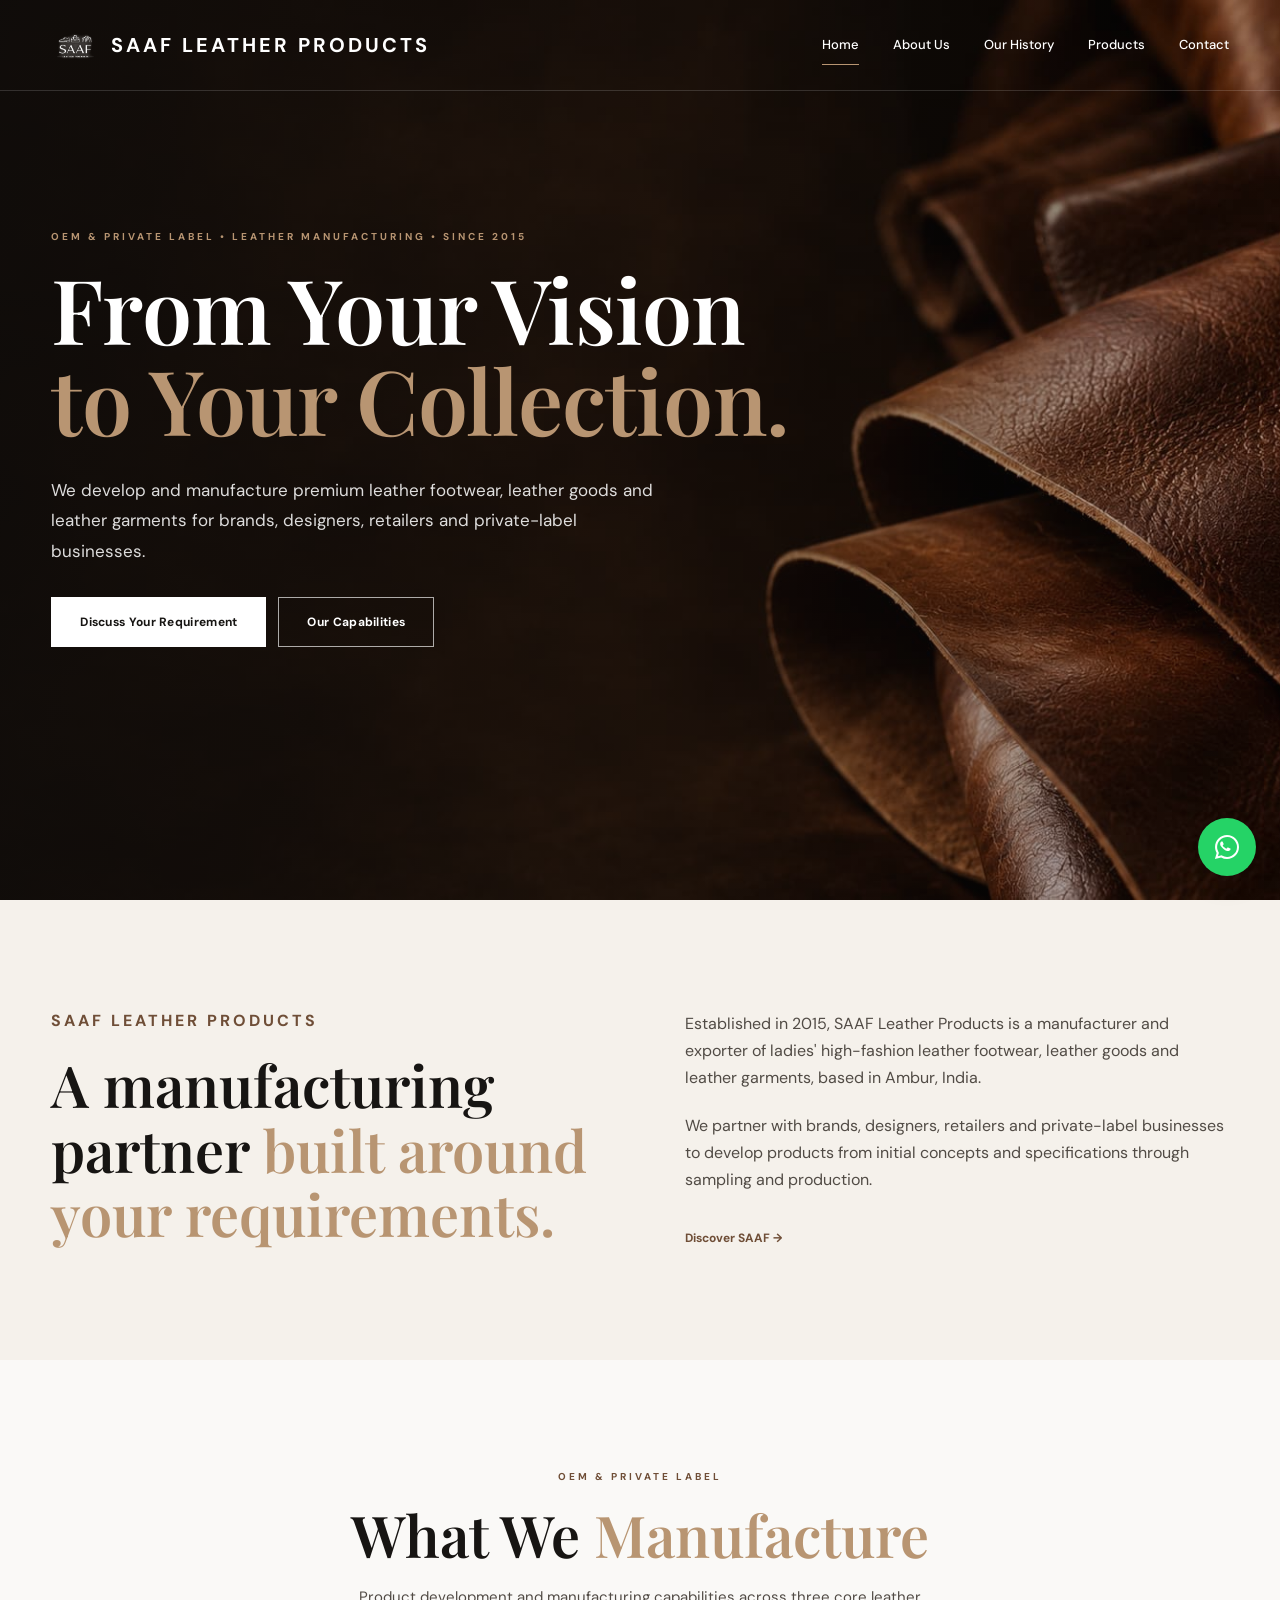
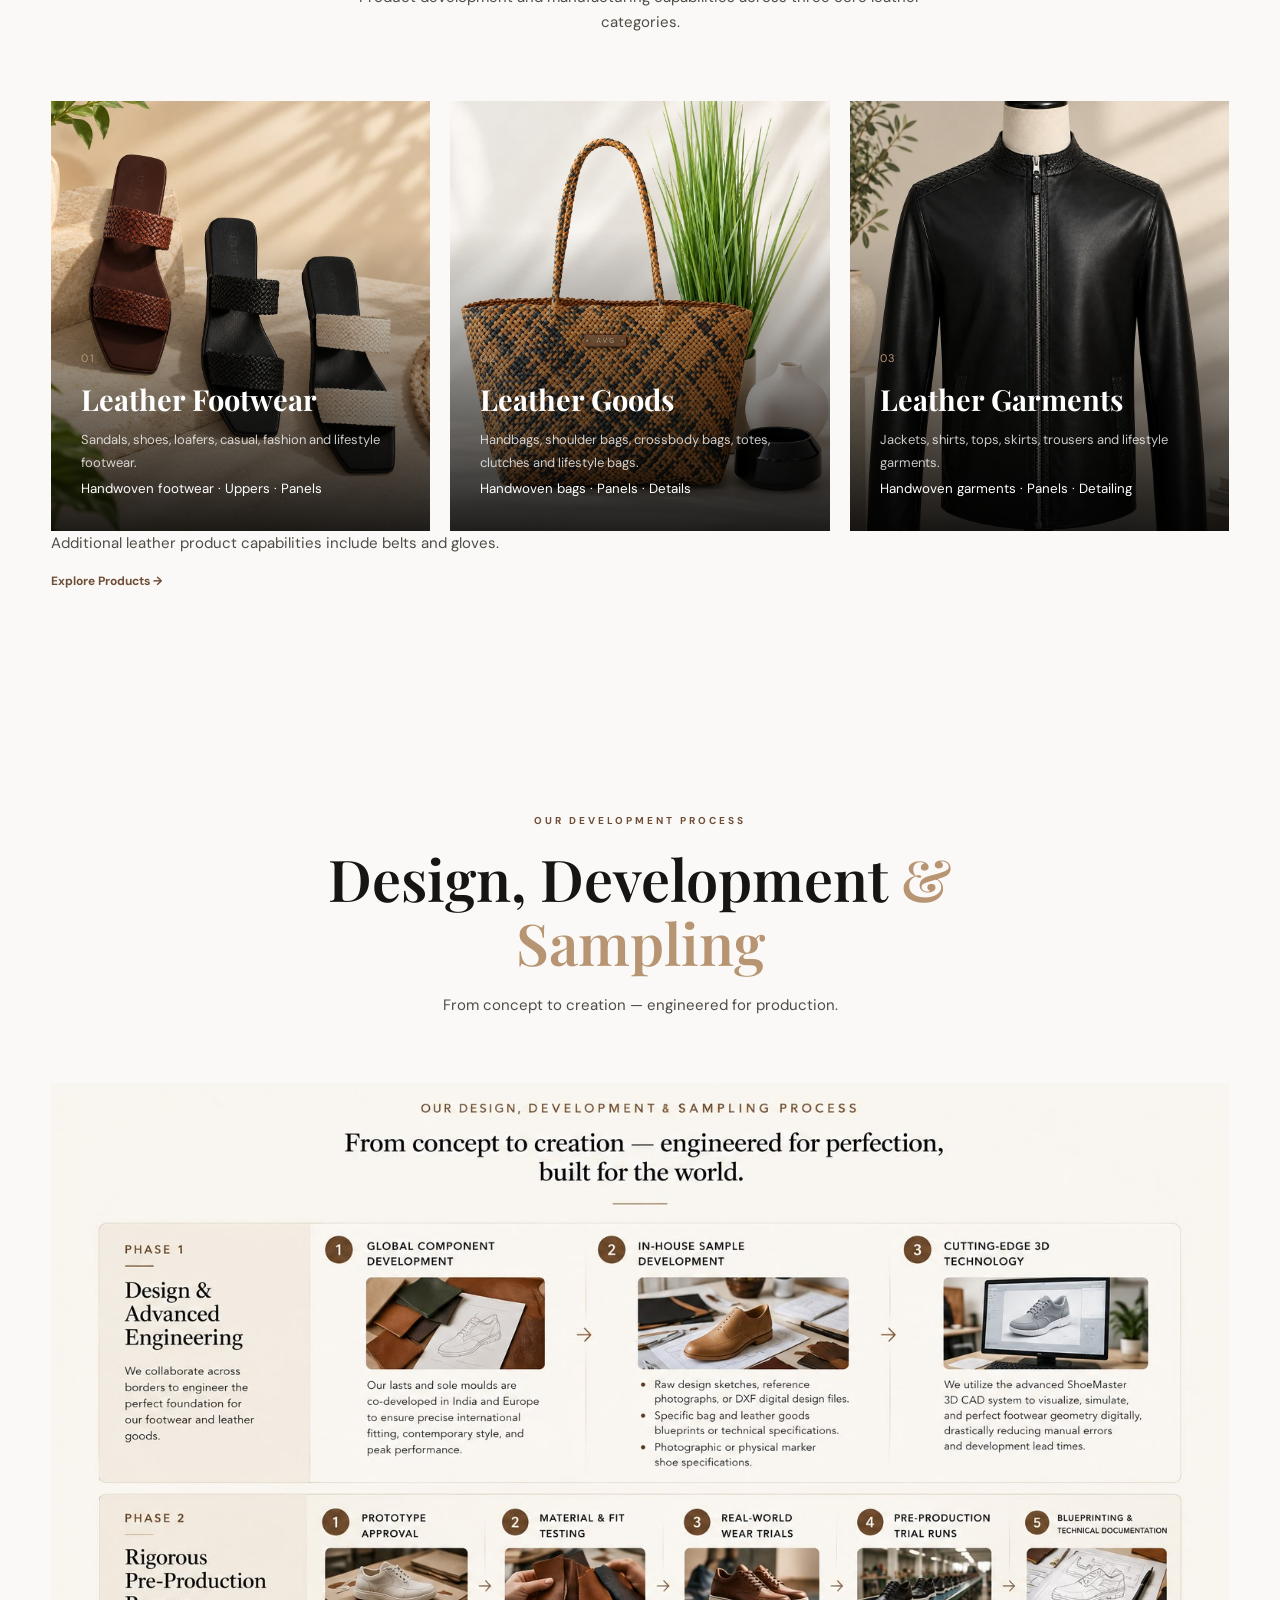
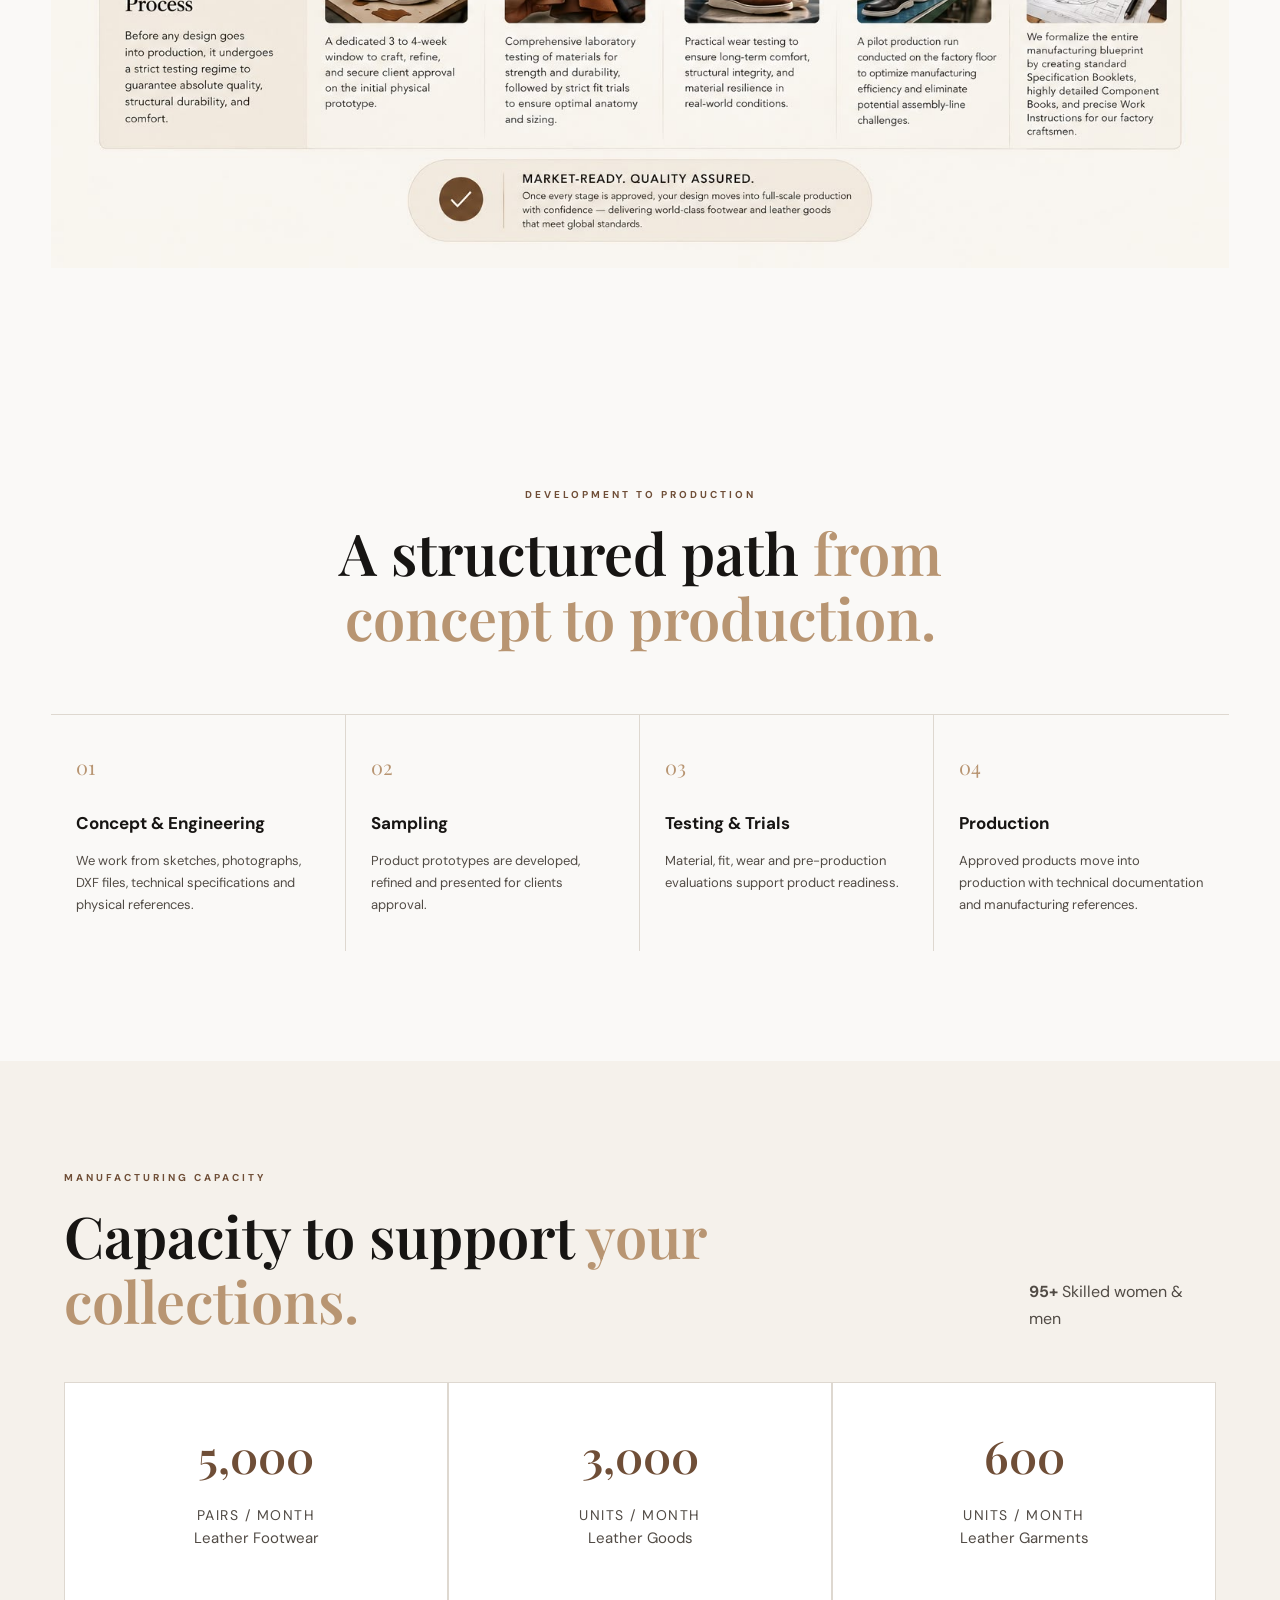
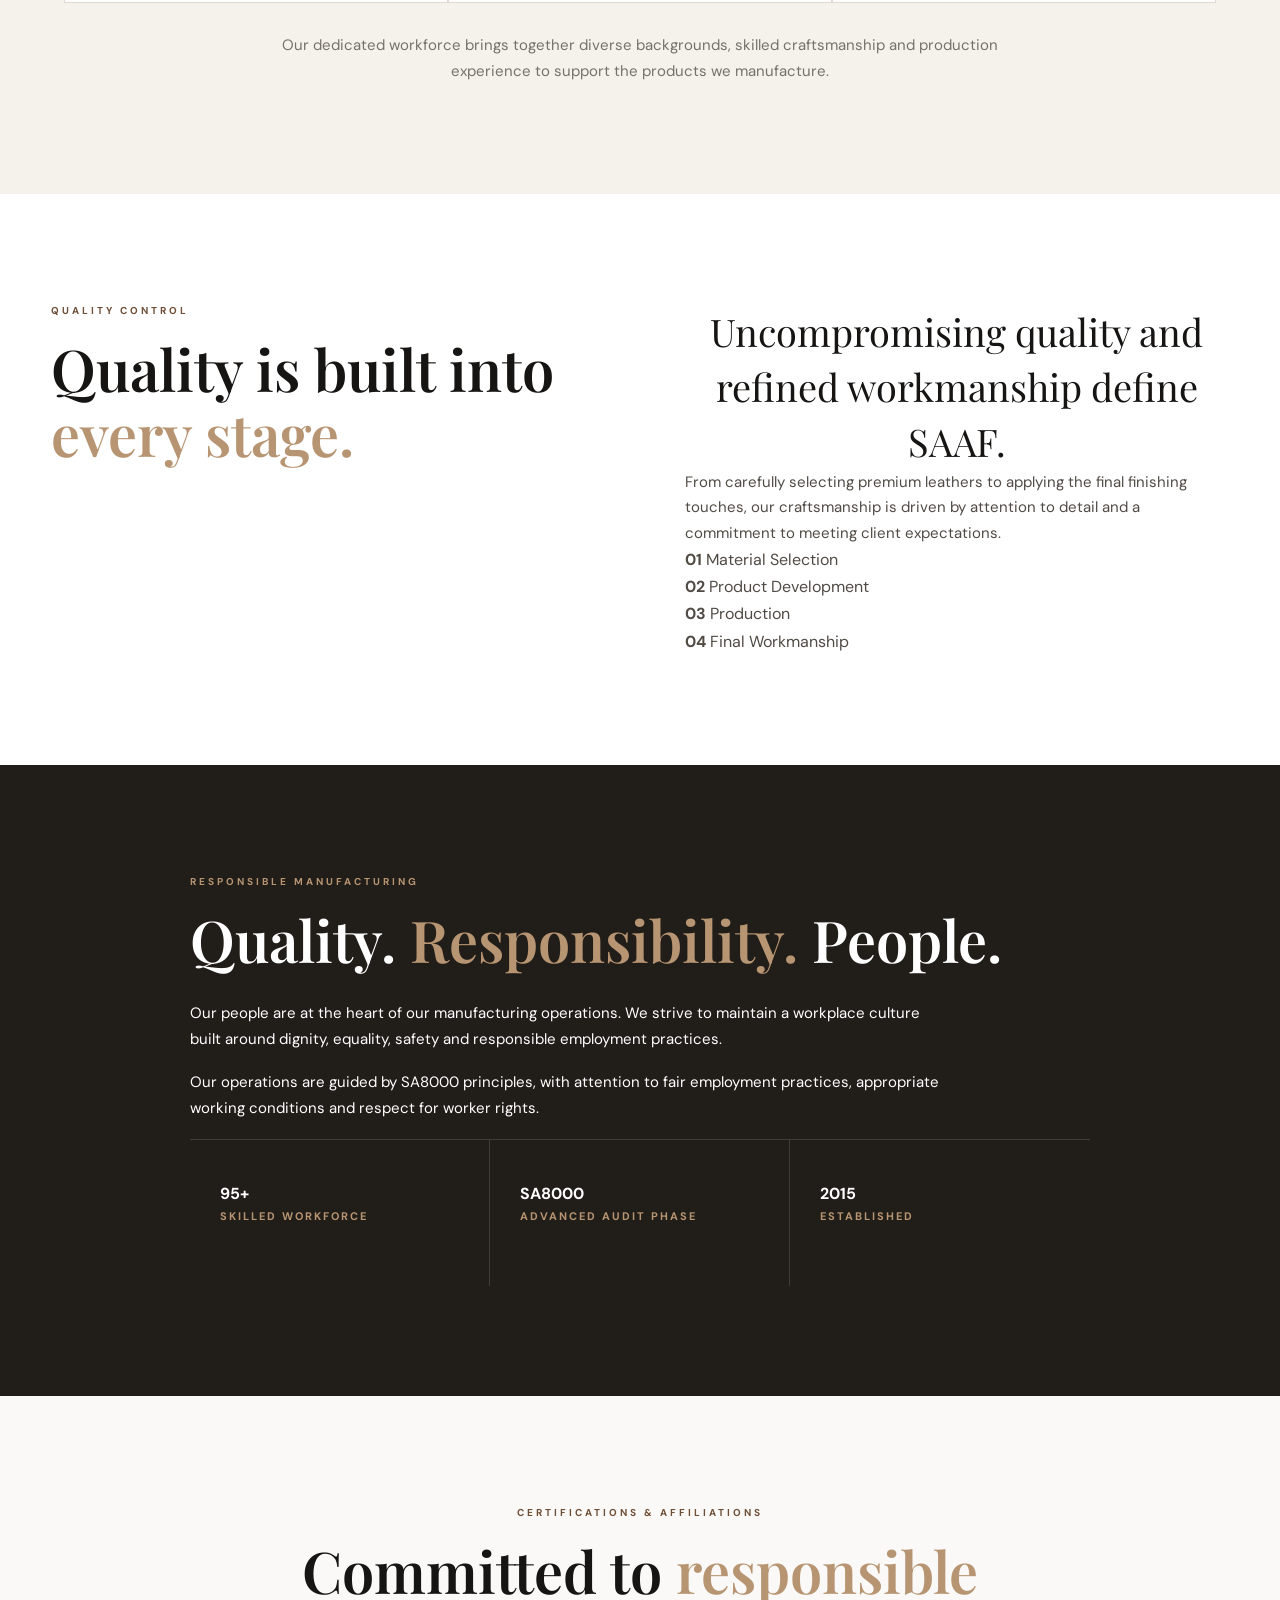
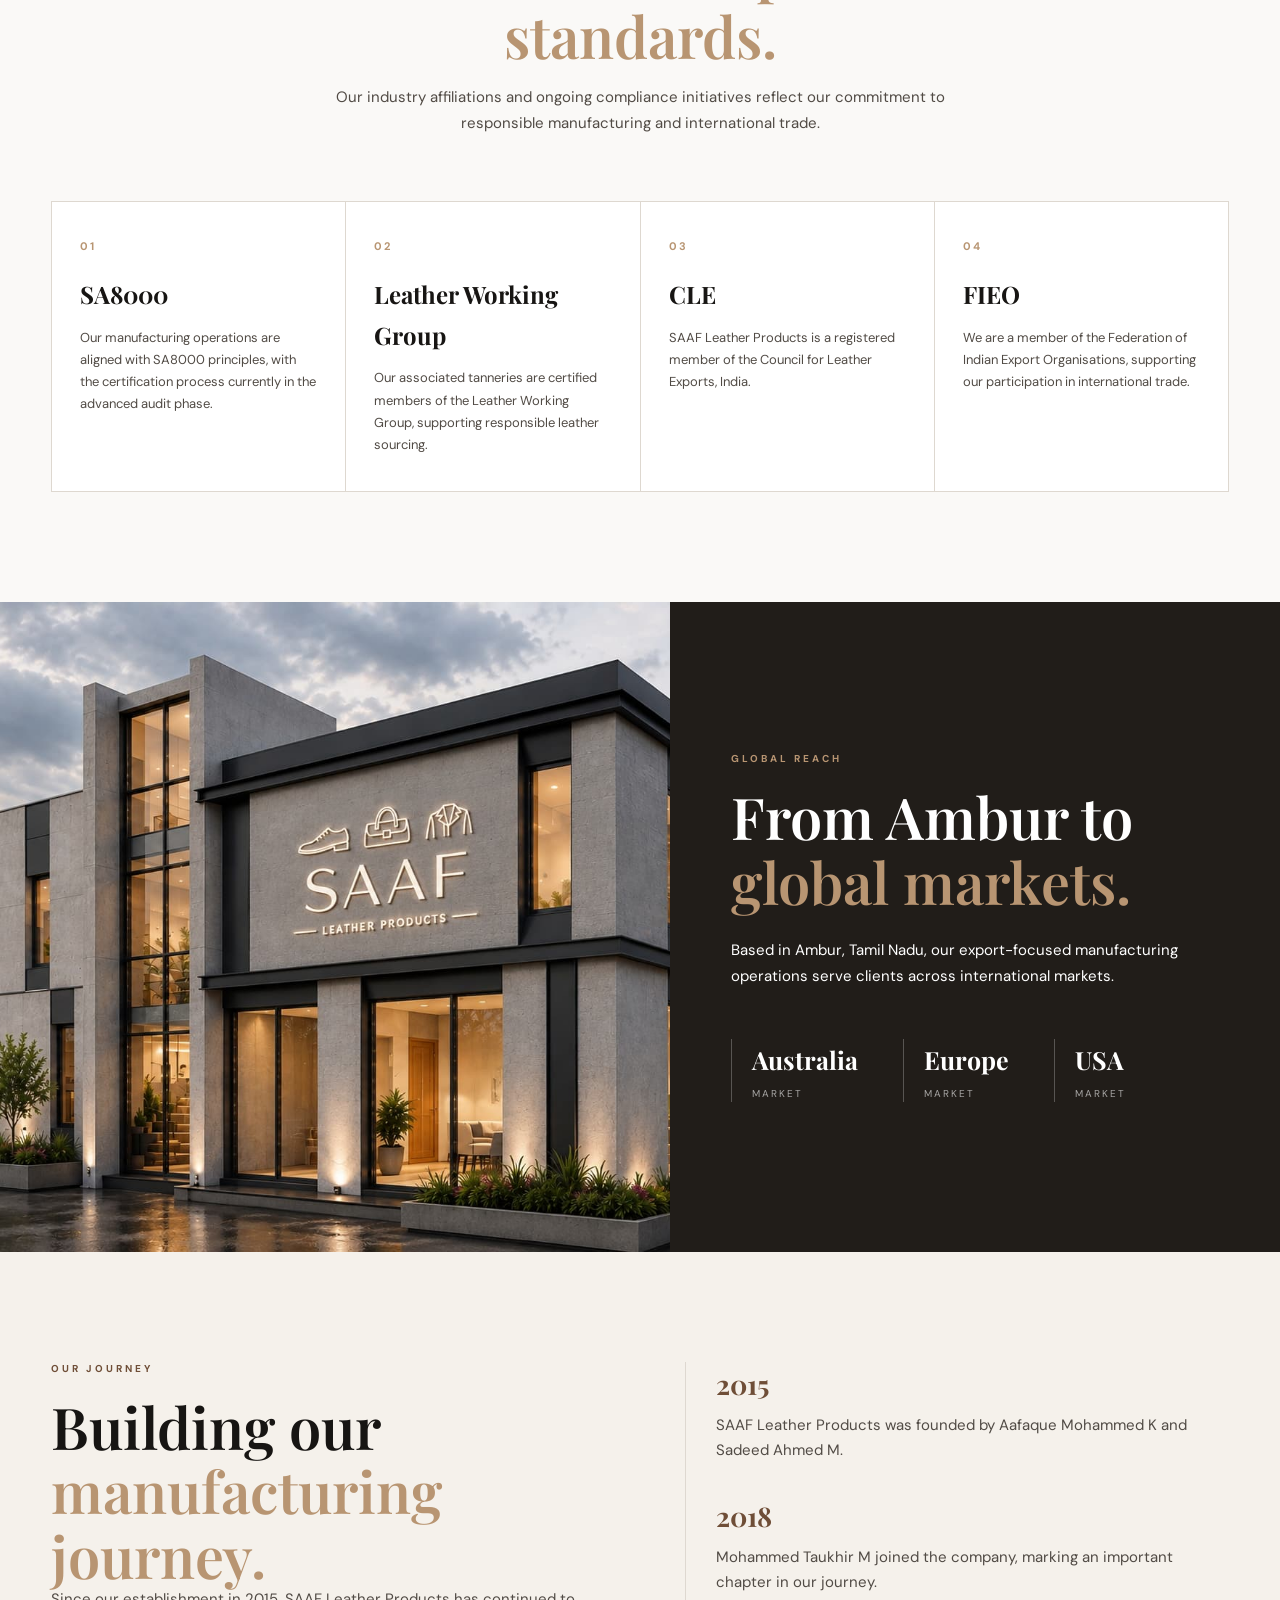
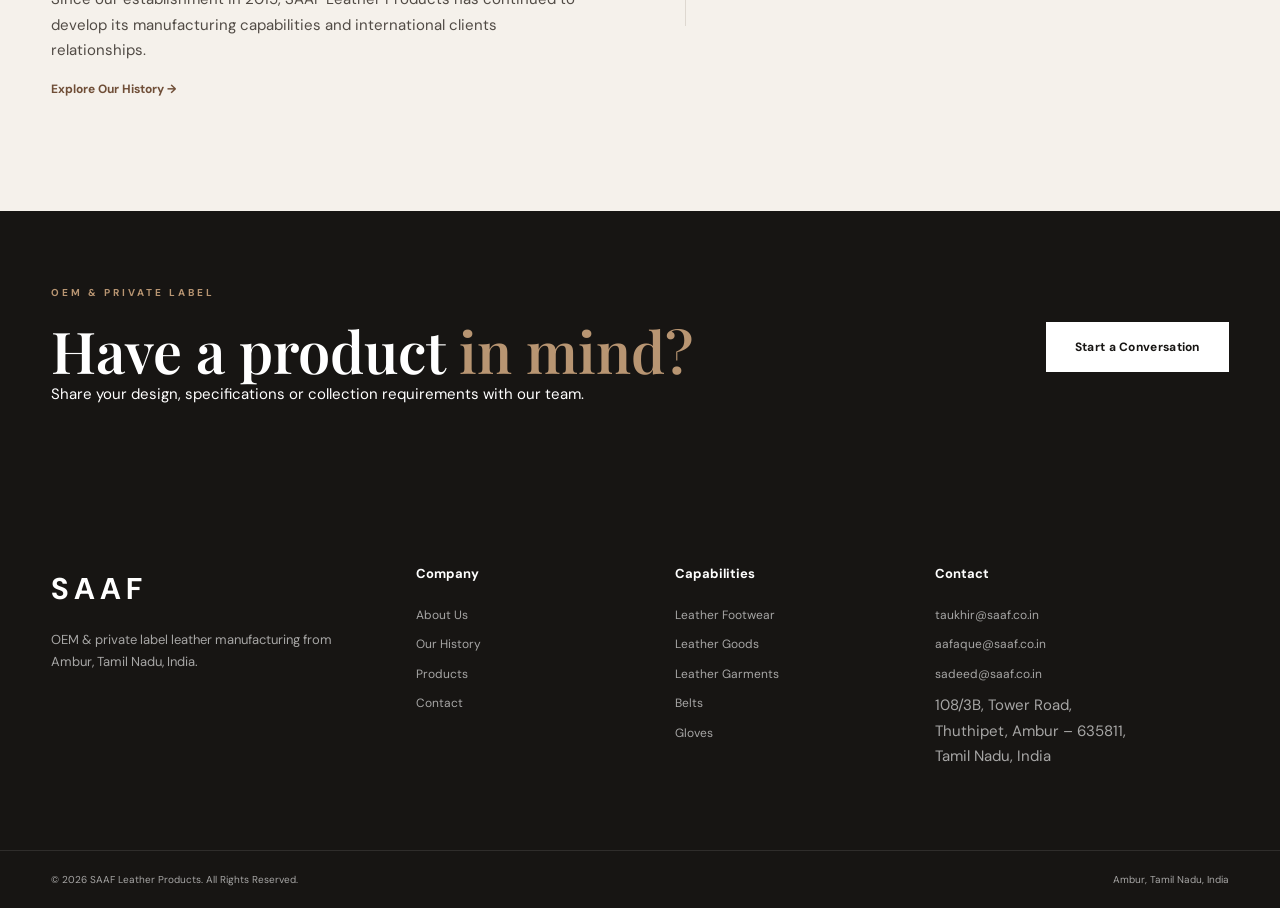
<file: index.html>
<!DOCTYPE html>
<html lang="en">

<head>
    <meta charset="UTF-8">
    <meta name="viewport" content="width=device-width, initial-scale=1.0">
    <link rel="icon" type="image/png" href="images/logo.PNG">

    <title>SAAF Leather Products | OEM & Private Label Leather Manufacturing</title>

    <meta name="description"
          content="SAAF Leather Products is an OEM and private label leather manufacturer and exporter based in Ambur, Tamil Nadu, India. We develop and manufacture leather footwear, leather goods and leather garments for global brands.">

    <link rel="stylesheet" href="css/style.css">

    <link rel="preconnect" href="https://fonts.googleapis.com">
    <link rel="preconnect" href="https://fonts.gstatic.com" crossorigin>

    <link href="https://fonts.googleapis.com/css2?family=DM+Sans:wght@400;500;600;700&family=Playfair+Display:wght@500;600;700&display=swap"
          rel="stylesheet">
</head>

<body>

<!-- =========================
     HEADER
========================= -->

<header class="header">

    <div class="container nav-container">

        <a href="index.html" class="logo">

            <img src="images/logo.PNG"
                 alt="SAAF Leather Products logo">

            <span>SAAF LEATHER PRODUCTS</span>

        </a>


        <button class="menu-toggle"
                type="button"
                aria-label="Open navigation menu"
                aria-expanded="false">

            ☰

        </button>


        <nav class="nav">

            <a href="index.html" class="active">Home</a>

            <a href="about.html">About Us</a>

            <a href="history.html">Our History</a>

            <a href="products.html">Products</a>

            <a href="contact.html">Contact</a>

        </nav>

    </div>

</header>


<main>


<!-- =====================================================
     HERO
===================================================== -->

<section class="hero">

    <img src="images/hero.jpg"
         alt="Leather materials representing SAAF Leather Products manufacturing"
         fetchpriority="high">

    <div class="hero-overlay"></div>


    <div class="container hero-content">

        <p class="eyebrow">
            OEM & PRIVATE LABEL • LEATHER MANUFACTURING • SINCE 2015
        </p>


        <h1>
            From Your Vision
            <br>
            <span>to Your Collection.</span>
        </h1>


        <p class="hero-text">

            We develop and manufacture premium leather footwear,
            leather goods and leather garments for brands,
            designers, retailers and private-label businesses.

        </p>


        <div class="hero-buttons">

            <a href="contact.html"
               class="btn btn-light">

                Discuss Your Requirement

            </a>


            <a href="about.html"
               class="btn btn-outline">

                Our Capabilities

            </a>

        </div>

    </div>


    <div class="hero-location">

        <span>AMBUR, TAMIL NADU</span>

        <span>INDIA</span>

    </div>

</section>



<!-- =====================================================
     COMPANY INTRO
===================================================== -->

<section class="section intro">

    <div class="container two-column">


        <div>

            <p class="eyebrow dark">
                SAAF LEATHER PRODUCTS
            </p>


            <h2>

                A manufacturing partner
                <span>built around your requirements.</span>

            </h2>

        </div>


        <div>

            <p>

                Established in 2015, SAAF Leather Products is a
                manufacturer and exporter of ladies' high-fashion
                leather footwear, leather goods and leather garments,
                based in Ambur, India.

            </p>


            <p>

                We partner with brands, designers, retailers and
                private-label businesses to develop products from
                initial concepts and specifications through sampling
                and production.

            </p>


            <a href="about.html"
               class="text-link">

                Discover SAAF →

            </a>

        </div>

    </div>

</section>



<!-- =====================================================
     OEM CAPABILITIES
===================================================== -->

<section class="section capabilities-section">

    <div class="container">


        <div class="center-heading">

            <p class="eyebrow dark">
                OEM & PRIVATE LABEL
            </p>


            <h2>

                What We
                <span>Manufacture</span>

            </h2>


            <p>

                Product development and manufacturing capabilities
                across three core leather categories.

            </p>

        </div>



        <div class="product-grid">


            <!-- =========================
                 FOOTWEAR
            ========================= -->

            <a href="footwear.html"
               class="product-card">

                <img src="images/footwear.jpg"
                     alt="Leather footwear manufacturing"
                     loading="lazy">


                <div class="product-card-content">

                    <span>01</span>


                    <h3>
                        Leather Footwear
                    </h3>


                    <p>

                        Sandals, shoes, loafers, casual,
                        fashion and lifestyle footwear.

                    </p>


                    <small>
                        Handwoven footwear · Uppers · Panels
                    </small>

                </div>

            </a>



            <!-- =========================
                 LEATHER GOODS
            ========================= -->

            <a href="bags.html"
               class="product-card">

                <img src="images/bags.jpg"
                     alt="Leather bags and leather goods manufacturing"
                     loading="lazy">


                <div class="product-card-content">

                    <span>02</span>


                    <h3>
                        Leather Goods
                    </h3>


                    <p>

                        Handbags, shoulder bags, crossbody bags,
                        totes, clutches and lifestyle bags.

                    </p>


                    <small>
                        Handwoven bags · Panels · Details
                    </small>

                </div>

            </a>



            <!-- =========================
                 GARMENTS
            ========================= -->

            <a href="apparel.html"
               class="product-card">

                <img src="images/apparel.jpg"
                     alt="Leather garments manufacturing"
                     loading="lazy">


                <div class="product-card-content">

                    <span>03</span>


                    <h3>
                        Leather Garments
                    </h3>


                    <p>

                        Jackets, shirts, tops, skirts,
                        trousers and lifestyle garments.

                    </p>


                    <small>
                        Handwoven garments · Panels · Detailing
                    </small>

                </div>

            </a>

        </div>


        <div class="capabilities-footer">

            <p>

                Additional leather product capabilities include
                belts and gloves.

            </p>


            <a href="products.html"
               class="text-link">

                Explore Products →

            </a>

        </div>

    </div>

</section>



<!-- =====================================================
     DESIGN / DEVELOPMENT / SAMPLING
===================================================== -->

<section class="section sampling-section">

    <div class="container">


        <div class="center-heading">

            <p class="eyebrow dark">
                OUR DEVELOPMENT PROCESS
            </p>


            <h2>

                Design, Development
                <span>& Sampling</span>

            </h2>


            <p>

                From concept to creation — engineered for production.

            </p>

        </div>


        <div class="sampling-flowchart">

            <img src="images/sampling-process.jpg"
                 alt="SAAF Leather Products design, development and sampling process"
                 loading="lazy">

        </div>

    </div>

</section>



<!-- =====================================================
     OEM PROCESS HIGHLIGHTS
===================================================== -->

<section class="section process-highlights">

    <div class="container">


        <div class="center-heading">

            <p class="eyebrow dark">
                DEVELOPMENT TO PRODUCTION
            </p>


            <h2>

                A structured path
                <span>from concept to production.</span>

            </h2>

        </div>



        <div class="features">


            <div class="feature">

                <div class="feature-number">
                    01
                </div>


                <h3>
                    Concept & Engineering
                </h3>


                <p>

                    We work from sketches, photographs,
                    DXF files, technical specifications
                    and physical references.

                </p>

            </div>



            <div class="feature">

                <div class="feature-number">
                    02
                </div>


                <h3>
                    Sampling
                </h3>


                <p>

                    Product prototypes are developed,
                    refined and presented for clients
                    approval.

                </p>

            </div>



            <div class="feature">

                <div class="feature-number">
                    03
                </div>


                <h3>
                    Testing & Trials
                </h3>


                <p>

                    Material, fit, wear and pre-production
                    evaluations support product readiness.

                </p>

            </div>



            <div class="feature">

                <div class="feature-number">
                    04
                </div>


                <h3>
                    Production
                </h3>


                <p>

                    Approved products move into production
                    with technical documentation and
                    manufacturing references.

                </p>

            </div>

        </div>

    </div>

</section>



<!-- =====================================================
     MANUFACTURING CAPACITY
===================================================== -->

<section class="section capacity-section">

    <div class="container">


        <div class="section-heading">

            <div>

                <p class="eyebrow dark">
                    MANUFACTURING CAPACITY
                </p>


                <h2>

                    Capacity to support
                    <span>your collections.</span>

                </h2>

            </div>


            <div class="capacity-intro">

                <strong>
                    95+
                </strong>

                <span>
                    Skilled women & men
                </span>

            </div>

        </div>



        <div class="capacity-grid">


            <!-- FOOTWEAR -->

            <div class="capacity-card">

                <strong>
                    5,000
                </strong>


                <span>
                    Pairs / Month
                </span>


                <p>
                    Leather Footwear
                </p>

            </div>



            <!-- GOODS -->

            <div class="capacity-card">

                <strong>
                    3,000
                </strong>


                <span>
                    Units / Month
                </span>


                <p>
                    Leather Goods
                </p>

            </div>



            <!-- GARMENTS -->

            <div class="capacity-card">

                <strong>
                    600
                </strong>


                <span>
                    Units / Month
                </span>


                <p>
                    Leather Garments
                </p>

            </div>

        </div>


        <div class="capacity-note">

            <p>

                Our dedicated workforce brings together diverse
                backgrounds, skilled craftsmanship and production
                experience to support the products we manufacture.

            </p>

        </div>

    </div>

</section>



<!-- =====================================================
     QUALITY
===================================================== -->

<section class="section quality-section">

    <div class="container">


        <div class="two-column">


            <div>

                <p class="eyebrow dark">
                    QUALITY CONTROL
                </p>


                <h2>

                    Quality is built into
                    <span>every stage.</span>

                </h2>

            </div>


            <div>

                <p class="quality-lead">

                    Uncompromising quality and refined workmanship
                    define SAAF.

                </p>


                <p>

                    From carefully selecting premium leathers to
                    applying the final finishing touches, our
                    craftsmanship is driven by attention to detail
                    and a commitment to meeting client expectations.

                </p>


                <div class="quality-points">


                    <div>

                        <strong>01</strong>

                        <span>
                            Material Selection
                        </span>

                    </div>


                    <div>

                        <strong>02</strong>

                        <span>
                            Product Development
                        </span>

                    </div>


                    <div>

                        <strong>03</strong>

                        <span>
                            Production
                        </span>

                    </div>


                    <div>

                        <strong>04</strong>

                        <span>
                            Final Workmanship
                        </span>

                    </div>

                </div>

            </div>

        </div>

    </div>

</section>



<!-- =====================================================
     RESPONSIBLE MANUFACTURING
===================================================== -->

<section class="mission responsibility-section">

    <div class="container mission-inner">


        <p class="eyebrow">
            RESPONSIBLE MANUFACTURING
        </p>


        <h2>

            Quality.
            <span>Responsibility.</span>
            People.

        </h2>


        <p>

            Our people are at the heart of our manufacturing
            operations. We strive to maintain a workplace culture
            built around dignity, equality, safety and responsible
            employment practices.

        </p>


        <p>

            Our operations are guided by SA8000 principles, with
            attention to fair employment practices, appropriate
            working conditions and respect for worker rights.

        </p>


        <div class="responsibility-grid">


            <div class="responsibility-item">

                <strong>
                    95+
                </strong>

                <span>
                    Skilled Workforce
                </span>

            </div>


            <div class="responsibility-item">

                <strong>
                    SA8000
                </strong>

                <span>
                    Advanced Audit Phase
                </span>

            </div>


            <div class="responsibility-item">

                <strong>
                    2015
                </strong>

                <span>
                    Established
                </span>

            </div>

        </div>

    </div>

</section>



<!-- =====================================================
     CERTIFICATIONS & AFFILIATIONS
===================================================== -->

<section class="section certifications-section">

    <div class="container">


        <div class="center-heading">

            <p class="eyebrow dark">
                CERTIFICATIONS & AFFILIATIONS
            </p>


            <h2>

                Committed to
                <span>responsible standards.</span>

            </h2>


            <p>

                Our industry affiliations and ongoing compliance
                initiatives reflect our commitment to responsible
                manufacturing and international trade.

            </p>

        </div>



        <div class="certifications-grid">


            <div class="certification-card">

                <span class="certification-number">
                    01
                </span>


                <h3>
                    SA8000
                </h3>


                <p>

                    Our manufacturing operations are aligned with
                    SA8000 principles, with the certification process
                    currently in the advanced audit phase.

                </p>

            </div>



            <div class="certification-card">

                <span class="certification-number">
                    02
                </span>


                <h3>
                    Leather Working Group
                </h3>


                <p>

                    Our associated tanneries are certified members
                    of the Leather Working Group, supporting
                    responsible leather sourcing.

                </p>

            </div>



            <div class="certification-card">

                <span class="certification-number">
                    03
                </span>


                <h3>
                    CLE
                </h3>


                <p>

                    SAAF Leather Products is a registered member
                    of the Council for Leather Exports, India.

                </p>

            </div>



            <div class="certification-card">

                <span class="certification-number">
                    04
                </span>


                <h3>
                    FIEO
                </h3>


                <p>

                    We are a member of the Federation of Indian
                    Export Organisations, supporting our participation
                    in international trade.

                </p>

            </div>

        </div>

    </div>

</section>



<!-- =====================================================
     GLOBAL MARKETS
===================================================== -->

<section class="global-section">

    <div class="global-image">

        <img src="images/factory.jpg"
             alt="SAAF Leather Products manufacturing facility"
             loading="lazy">

    </div>


    <div class="global-content">

        <p class="eyebrow">
            GLOBAL REACH
        </p>


        <h2>

            From Ambur to
            <span>global markets.</span>

        </h2>


        <p>

            Based in Ambur, Tamil Nadu, our export-focused
            manufacturing operations serve clients across
            international markets.

        </p>


        <div class="markets">


            <div>

                <strong>
                    Australia
                </strong>

                <span>
                    Market
                </span>

            </div>


            <div>

                <strong>
                    Europe
                </strong>

                <span>
                    Market
                </span>

            </div>


            <div>

                <strong>
                    USA
                </strong>

                <span>
                    Market
                </span>

            </div>

        </div>

    </div>

</section>



<!-- =====================================================
     COMPANY JOURNEY
===================================================== -->

<section class="section history-preview">

    <div class="container two-column">


        <div>

            <p class="eyebrow dark">
                OUR JOURNEY
            </p>


            <h2>

                Building our
                <span>manufacturing journey.</span>

            </h2>


            <p>

                Since our establishment in 2015, SAAF Leather Products
                has continued to develop its manufacturing capabilities
                and international clients relationships.

            </p>


            <a href="history.html"
               class="text-link">

                Explore Our History →

            </a>

        </div>


        <div>

            <div class="timeline-mini">


                <div>

                    <strong>
                        2015
                    </strong>


                    <p>

                        SAAF Leather Products was founded by
                        Aafaque Mohammed K and Sadeed Ahmed M.

                    </p>

                </div>


                <div>

                    <strong>
                        2018
                    </strong>


                    <p>

                        Mohammed Taukhir M joined the company,
                        marking an important chapter in our journey.

                    </p>

                </div>

            </div>

        </div>

    </div>

</section>



<!-- =====================================================
     B2B CTA
===================================================== -->

<section class="cta">

    <div class="container cta-inner">


        <div>

            <p class="eyebrow">
                OEM & PRIVATE LABEL
            </p>


            <h2>

                Have a product
                <span>in mind?</span>

            </h2>


            <p>

                Share your design, specifications or collection
                requirements with our team.

            </p>

        </div>


        <a href="contact.html"
           class="btn btn-light">

            Start a Conversation

        </a>

    </div>

</section>

</main>



<!-- =====================================================
     FOOTER
===================================================== -->

<footer class="footer">

    <div class="container footer-grid">


        <!-- BRAND -->

        <div>

            <div class="footer-logo">
                SAAF
            </div>


            <p>

                OEM & private label leather manufacturing
                from Ambur, Tamil Nadu, India.

            </p>

        </div>



        <!-- COMPANY -->

        <div>

            <h4>
                Company
            </h4>


            <a href="about.html">
                About Us
            </a>


            <a href="history.html">
                Our History
            </a>


            <a href="products.html">
                Products
            </a>


            <a href="contact.html">
                Contact
            </a>

        </div>



        <!-- CAPABILITIES -->

        <div>

            <h4>
                Capabilities
            </h4>


            <a href="footwear.html">
                Leather Footwear
            </a>


            <a href="bags.html">
                Leather Goods
            </a>


            <a href="apparel.html">
                Leather Garments
            </a>


            <a href="products.html#belts">
                Belts
            </a>


            <a href="products.html#gloves">
                Gloves
            </a>

        </div>



        <!-- CONTACT -->

        <div>

            <h4>
                Contact
            </h4>


            <a href="mailto:taukhir@saaf.co.in">
                taukhir@saaf.co.in
            </a>


            <a href="mailto:aafaque@saaf.co.in">
                aafaque@saaf.co.in
            </a>


            <a href="mailto:sadeed@saaf.co.in">
                sadeed@saaf.co.in
            </a>


            <p>

                108/3B, Tower Road,<br>
                Thuthipet, Ambur – 635811,<br>
                Tamil Nadu, India

            </p>

        </div>

    </div>



    <div class="footer-bottom">

        <div class="container">


            <span>
                © 2026 SAAF Leather Products. All Rights Reserved.
            </span>


            <span>
                Ambur, Tamil Nadu, India
            </span>

        </div>

    </div>

</footer>



<script src="js/script.js"></script>

</body>

</html>
</file>
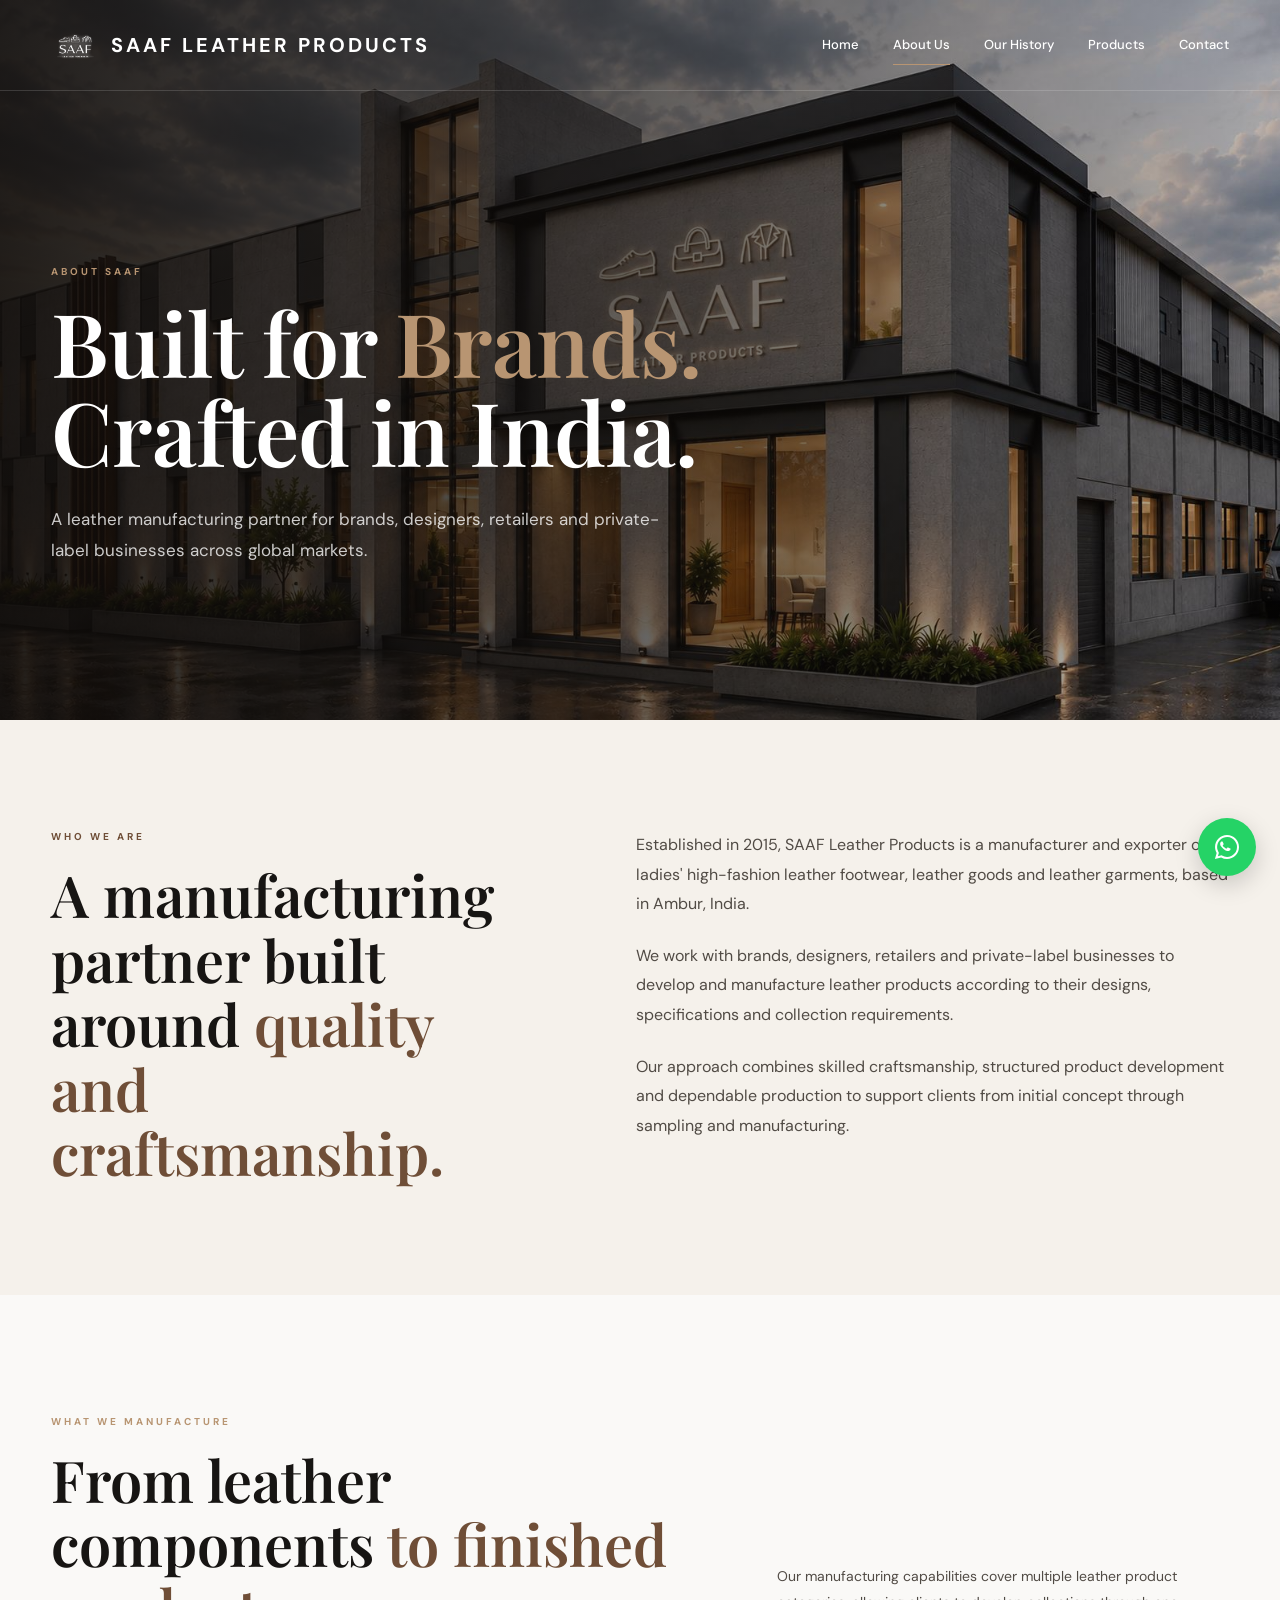
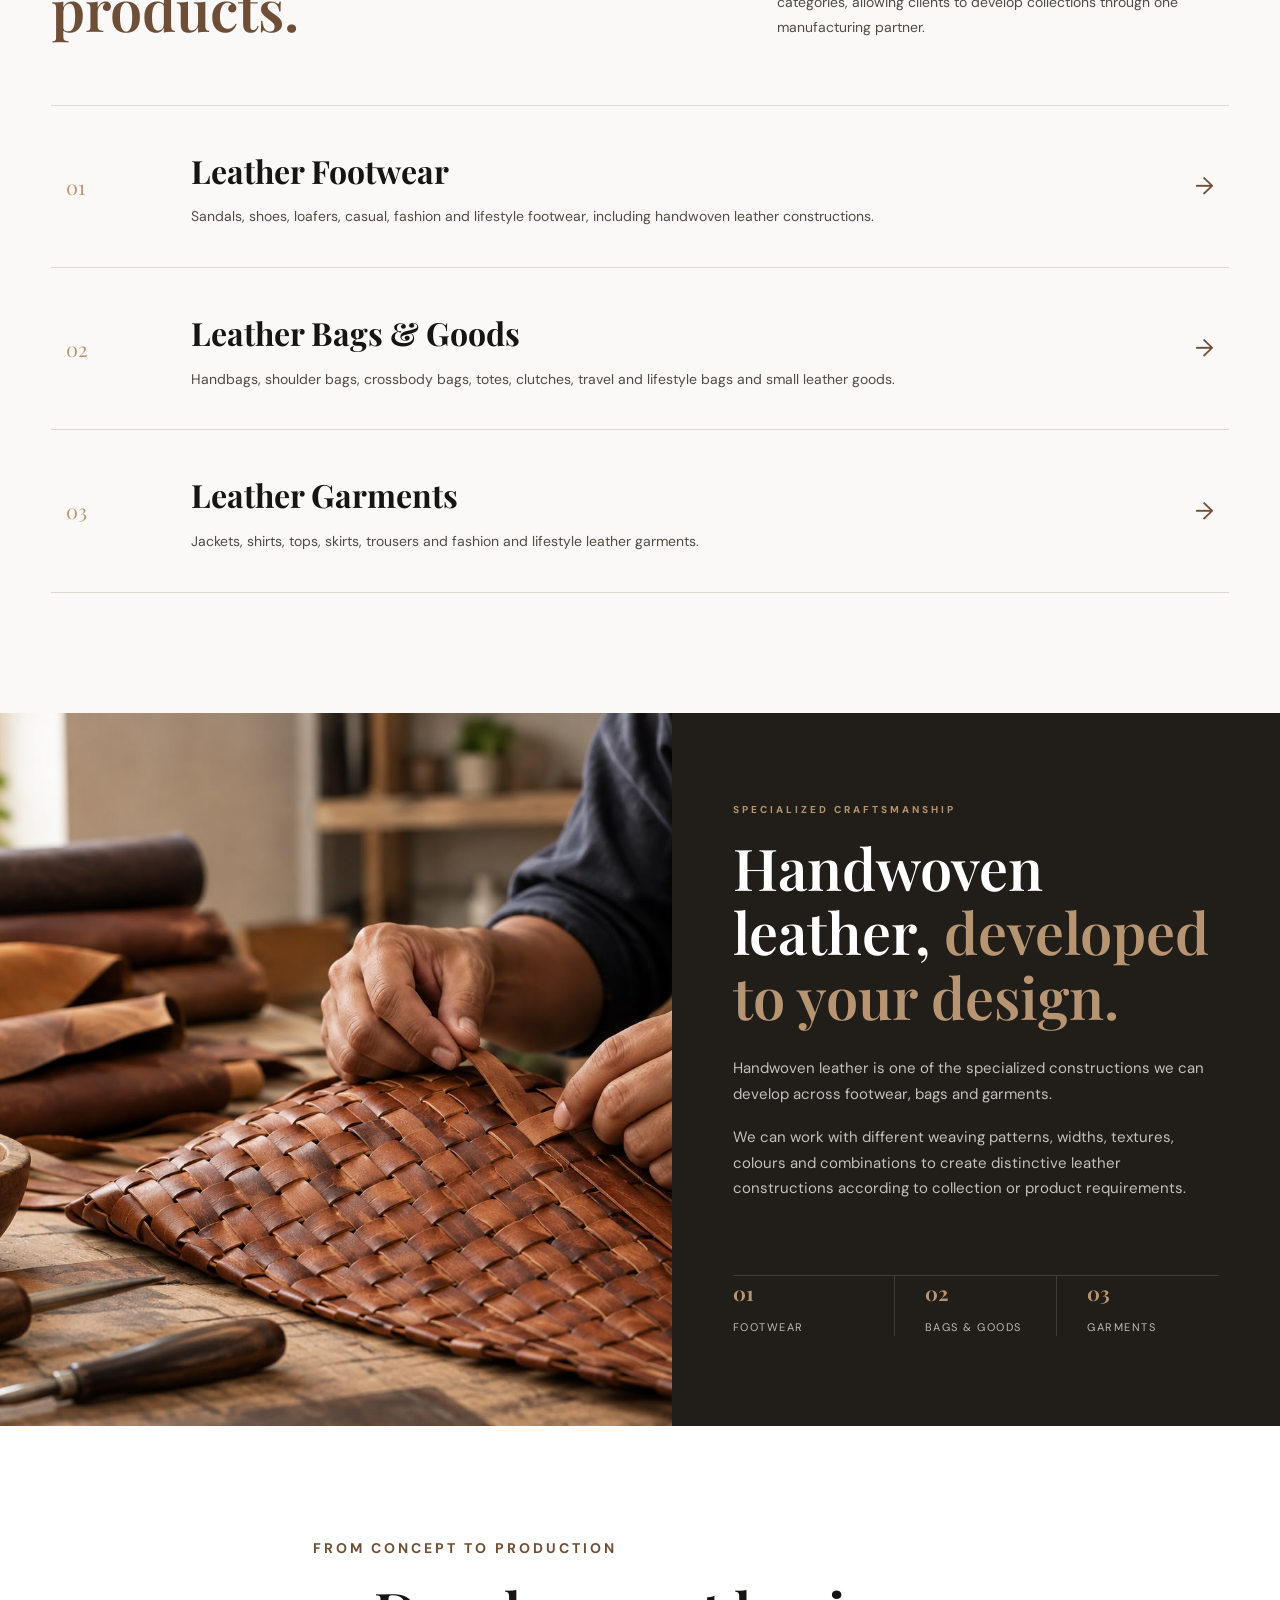
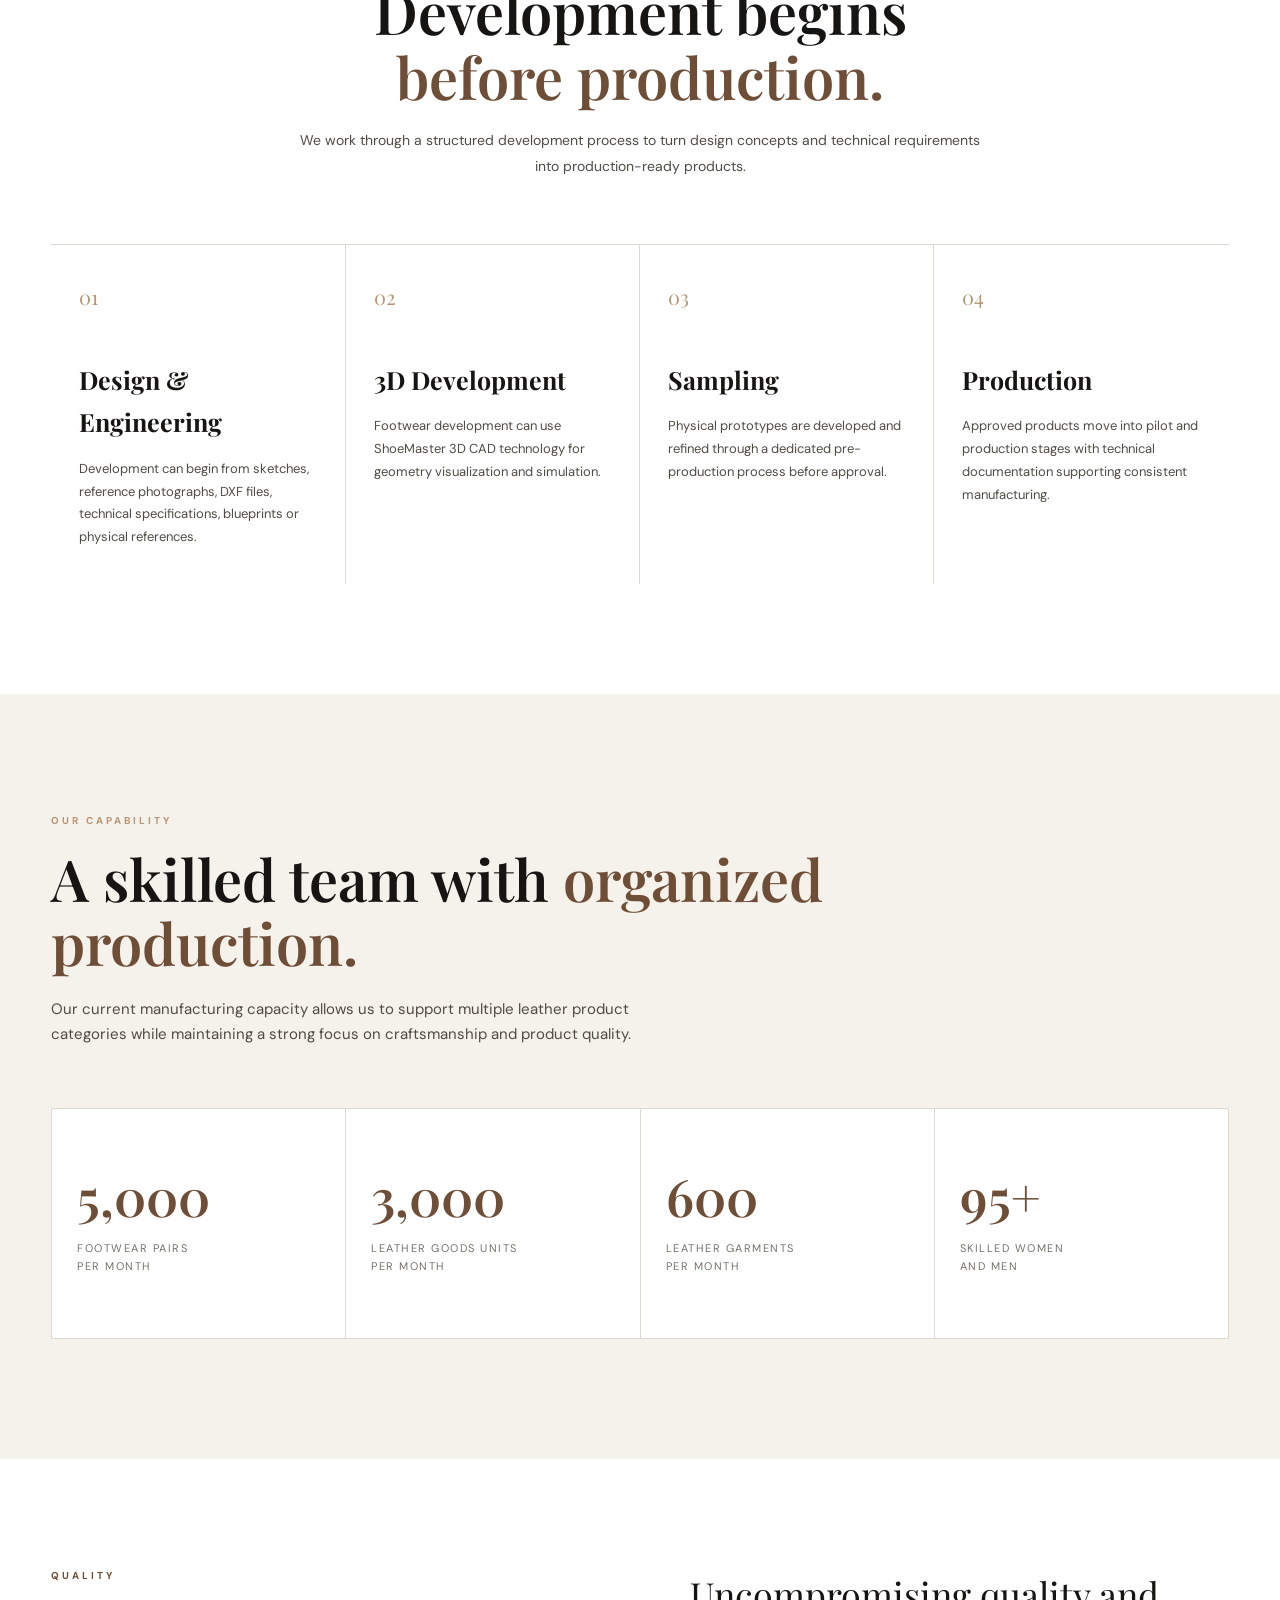
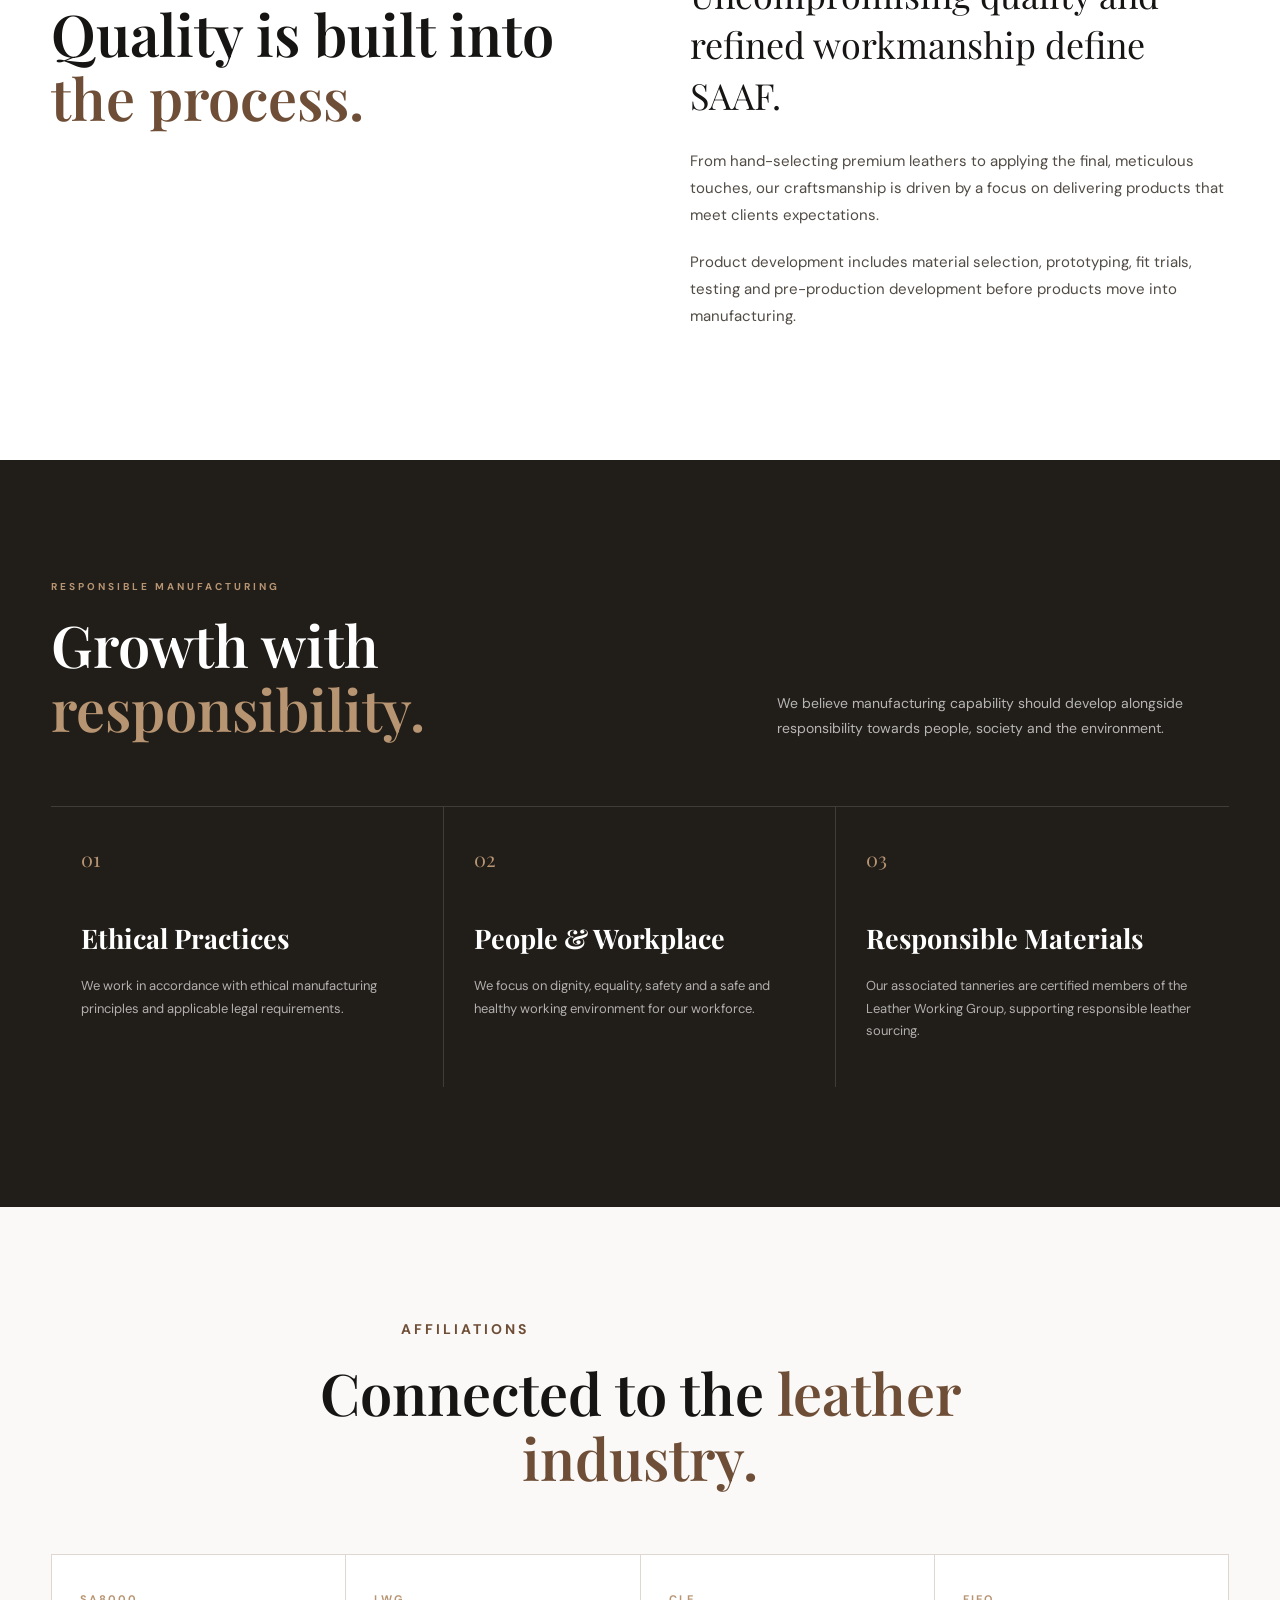
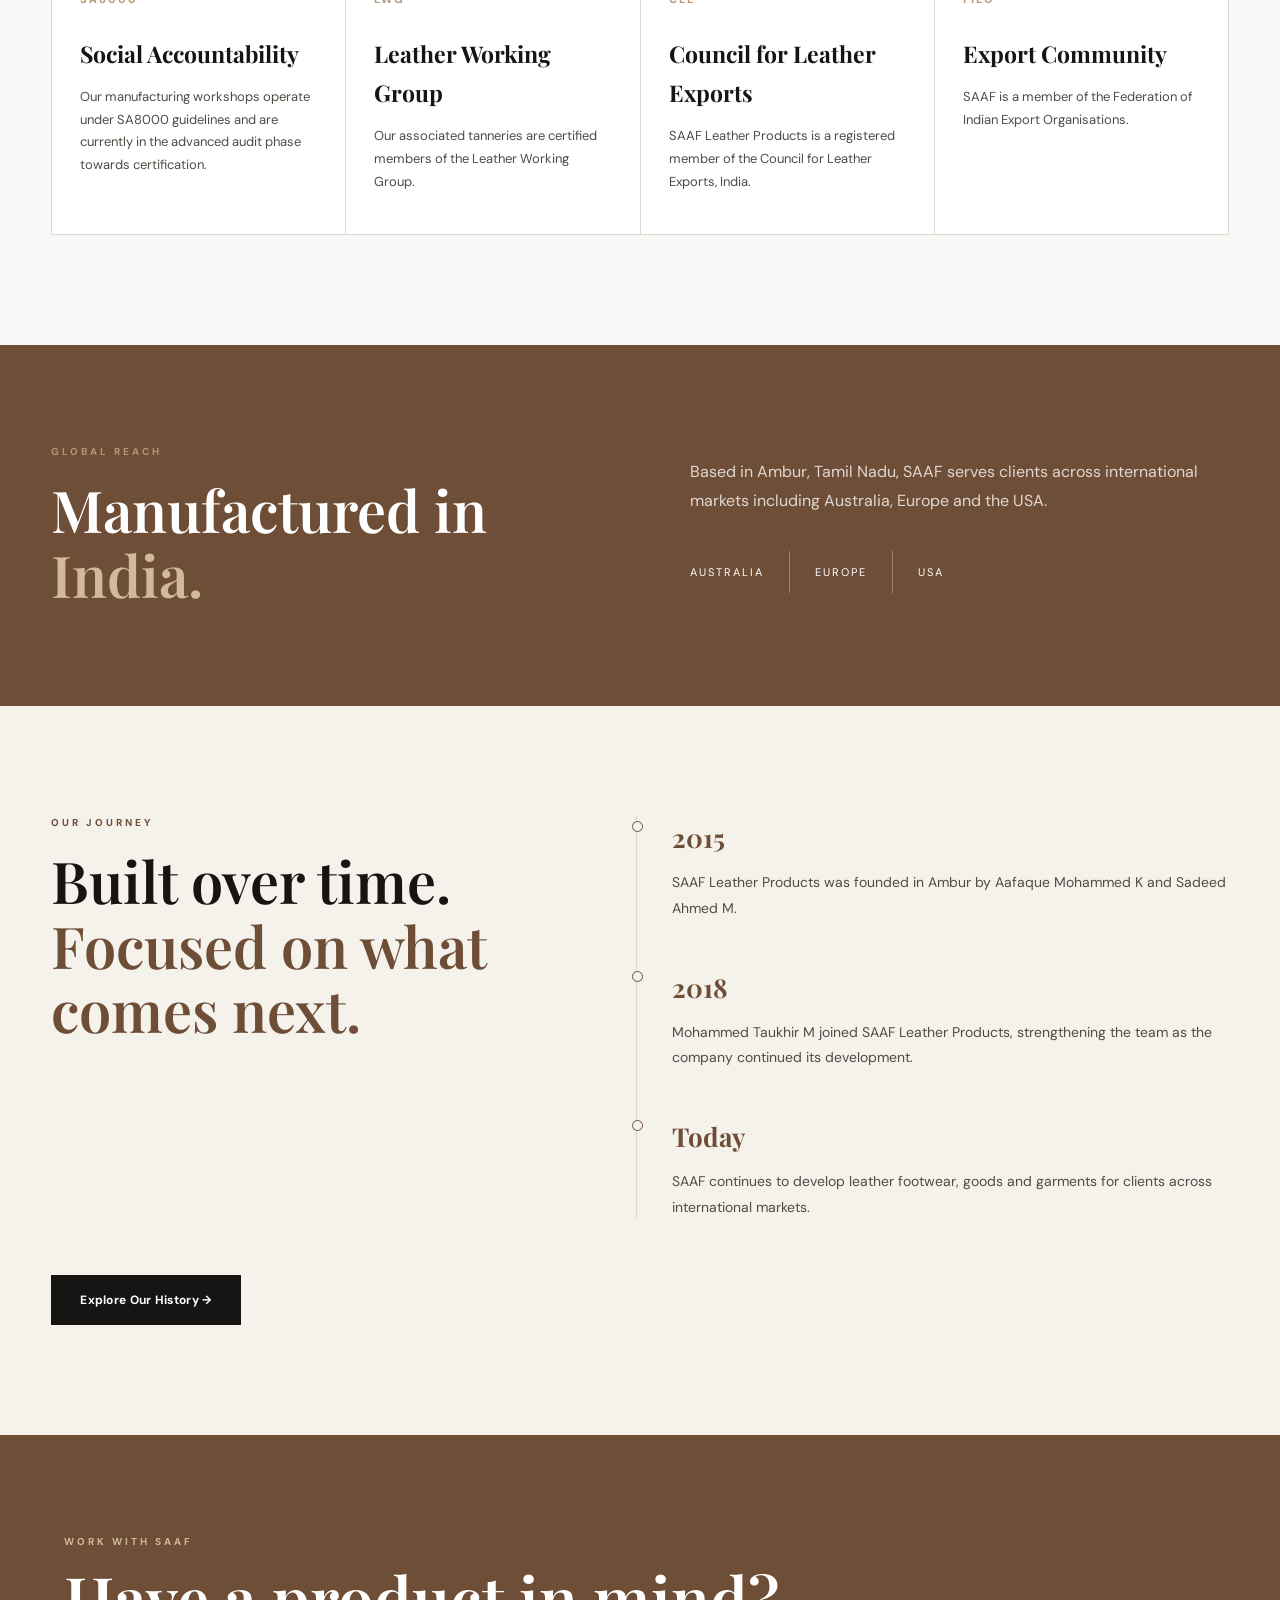
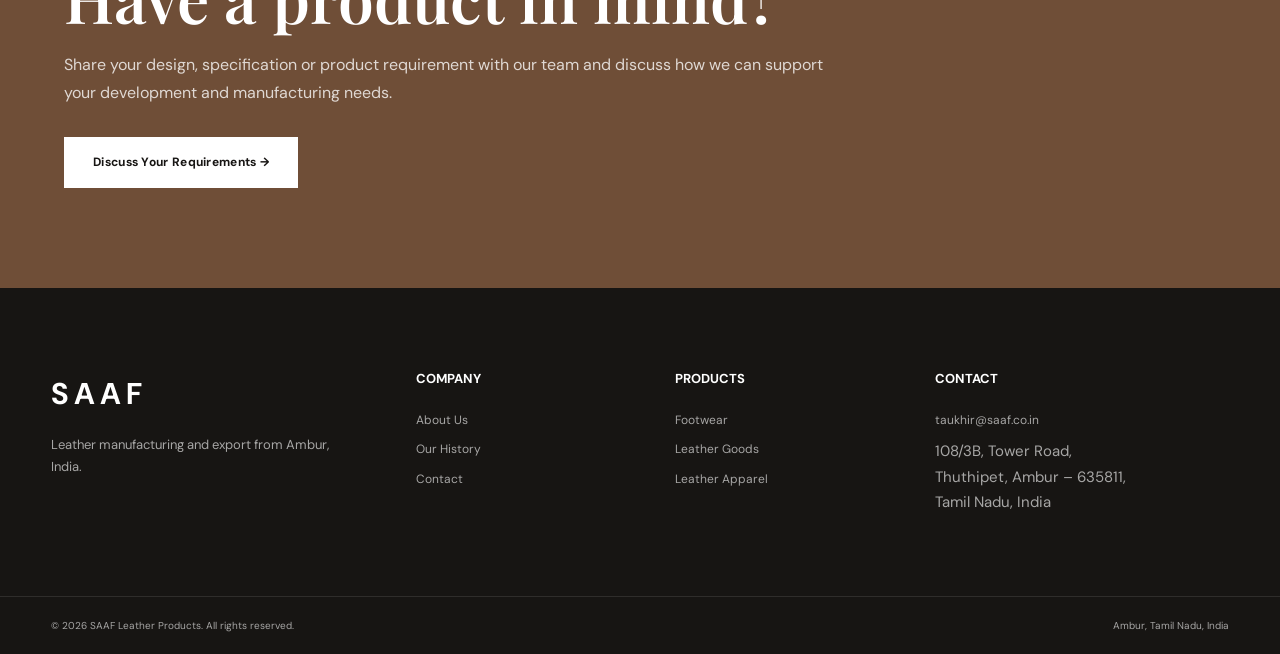
<file: about.html>
<!DOCTYPE html>
<html lang="en">

<head>
    <meta charset="UTF-8">

    <meta name="viewport" content="width=device-width, initial-scale=1.0">

    <title>About Us | SAAF Leather Products</title>

    <meta name="description"
        content="Learn about SAAF Leather Products, an Ambur-based leather manufacturer and exporter serving brands, designers, retailers and private-label businesses across global markets.">

    <link rel="preconnect" href="https://fonts.googleapis.com">
    <link rel="preconnect" href="https://fonts.gstatic.com" crossorigin>

    <link
        href="https://fonts.googleapis.com/css2?family=DM+Sans:wght@400;500;600;700&family=Playfair+Display:wght@500;600;700&display=swap"
        rel="stylesheet">

    <link rel="stylesheet" href="css/style.css">
</head>

<body>

    <!-- =====================================================
         HEADER
    ====================================================== -->

    <header class="header">

        <div class="container nav-container">

        <a href="index.html" class="logo">
            <img src="images/logo.PNG" alt="SAAF Leather Products">
            <span>SAAF LEATHER PRODUCTS</span>
        </a>

        <button class="menu-toggle">☰</button>

            <nav class="nav">

                <a href="index.html">Home</a>

                <a href="about.html" class="active">
                    About Us
                </a>

                <a href="history.html">
                    Our History
                </a>

                <a href="products.html">
                    Products
                </a>

                <a href="contact.html">
                    Contact
                </a>

            </nav>


        </div>

    </header>


    <!-- =====================================================
         PAGE HERO
    ====================================================== -->

    <section class="about-hero">

        <div class="about-hero-image">
            <img
                src="images/about.jpg"
                alt="SAAF Leather Products manufacturing">
        </div>

        <div class="about-hero-overlay"></div>

        <div class="container about-hero-content">

            <p class="eyebrow">
                ABOUT SAAF
            </p>

            <h1>
                Built for <span>Brands.</span><br>
                Crafted in India.
            </h1>

            <p>
                A leather manufacturing partner for brands, designers,
                retailers and private-label businesses across global markets.
            </p>

        </div>

    </section>


    <!-- =====================================================
         INTRODUCTION
    ====================================================== -->

    <section class="about-introduction section">

        <div class="container about-introduction-grid">

            <div class="about-introduction-heading">

                <p class="eyebrow dark">
                    WHO WE ARE
                </p>

                <h2>
                    A manufacturing partner built around
                    <span>quality and craftsmanship.</span>
                </h2>

            </div>


            <div class="about-introduction-text">

                <p>
                    Established in 2015, SAAF Leather Products is a
                    manufacturer and exporter of ladies' high-fashion
                    leather footwear, leather goods and leather garments,
                    based in Ambur, India.
                </p>

                <p>
                    We work with brands, designers, retailers and
                    private-label businesses to develop and manufacture
                    leather products according to their designs,
                    specifications and collection requirements.
                </p>

                <p>
                    Our approach combines skilled craftsmanship,
                    structured product development and dependable
                    production to support clients from initial concept
                    through sampling and manufacturing.
                </p>

            </div>

        </div>

    </section>


    <!-- =====================================================
         WHAT WE MANUFACTURE
    ====================================================== -->

    <section class="about-capabilities">

        <div class="container">

            <div class="about-section-heading">

                <div>

                    <p class="eyebrow">
                        WHAT WE MANUFACTURE
                    </p>

                    <h2>
                        From leather components
                        <span>to finished products.</span>
                    </h2>

                </div>

                <p>
                    Our manufacturing capabilities cover multiple leather
                    product categories, allowing clients to develop
                    collections through one manufacturing partner.
                </p>

            </div>


            <div class="about-capability-list">


                <!-- FOOTWEAR -->

                <a href="footwear.html" class="about-capability-row">

                    <div class="about-capability-number">
                        01
                    </div>

                    <div class="about-capability-main">

                        <h3>
                            Leather Footwear
                        </h3>

                        <p>
                            Sandals, shoes, loafers, casual, fashion and
                            lifestyle footwear, including handwoven leather
                            constructions.
                        </p>

                    </div>

                    <div class="about-capability-arrow">
                        →
                    </div>

                </a>


                <!-- BAGS -->

                <a href="bags.html" class="about-capability-row">

                    <div class="about-capability-number">
                        02
                    </div>

                    <div class="about-capability-main">

                        <h3>
                            Leather Bags & Goods
                        </h3>

                        <p>
                            Handbags, shoulder bags, crossbody bags, totes,
                            clutches, travel and lifestyle bags and small
                            leather goods.
                        </p>

                    </div>

                    <div class="about-capability-arrow">
                        →
                    </div>

                </a>


                <!-- GARMENTS -->

                <a href="apparel.html" class="about-capability-row">

                    <div class="about-capability-number">
                        03
                    </div>

                    <div class="about-capability-main">

                        <h3>
                            Leather Garments
                        </h3>

                        <p>
                            Jackets, shirts, tops, skirts, trousers and
                            fashion and lifestyle leather garments.
                        </p>

                    </div>

                    <div class="about-capability-arrow">
                        →
                    </div>

                </a>


            </div>

        </div>

    </section>


    <!-- =====================================================
         HANDWOVEN
    ====================================================== -->

    <section class="about-handwoven">

        <div class="about-handwoven-image">

            <img
                src="images/handwoven.jpg"
                alt="Handwoven leather craftsmanship">

        </div>


        <div class="about-handwoven-content">

            <p class="eyebrow">
                SPECIALIZED CRAFTSMANSHIP
            </p>

            <h2>
                Handwoven leather,
                <span>developed to your design.</span>
            </h2>

            <p>
                Handwoven leather is one of the specialized constructions
                we can develop across footwear, bags and garments.
            </p>

            <p>
                We can work with different weaving patterns, widths,
                textures, colours and combinations to create distinctive
                leather constructions according to collection or product
                requirements.
            </p>


            <div class="about-handwoven-points">

                <div>
                    <strong>01</strong>
                    <span>Footwear</span>
                </div>

                <div>
                    <strong>02</strong>
                    <span>Bags & Goods</span>
                </div>

                <div>
                    <strong>03</strong>
                    <span>Garments</span>
                </div>

            </div>

        </div>

    </section>


    <!-- =====================================================
         DEVELOPMENT
    ====================================================== -->

    <section class="about-development section">

        <div class="container">

            <div class="about-section-heading centered">

                <p class="eyebrow dark">
                    FROM CONCEPT TO PRODUCTION
                </p>

                <h2>
                    Development begins
                    <span>before production.</span>
                </h2>

                <p>
                    We work through a structured development process to
                    turn design concepts and technical requirements into
                    production-ready products.
                </p>

            </div>


            <div class="about-development-grid">


                <div class="about-development-card">

                    <span>01</span>

                    <h3>
                        Design & Engineering
                    </h3>

                    <p>
                        Development can begin from sketches, reference
                        photographs, DXF files, technical specifications,
                        blueprints or physical references.
                    </p>

                </div>


                <div class="about-development-card">

                    <span>02</span>

                    <h3>
                        3D Development
                    </h3>

                    <p>
                        Footwear development can use ShoeMaster 3D CAD
                        technology for geometry visualization and
                        simulation.
                    </p>

                </div>


                <div class="about-development-card">

                    <span>03</span>

                    <h3>
                        Sampling
                    </h3>

                    <p>
                        Physical prototypes are developed and refined
                        through a dedicated pre-production process before
                        approval.
                    </p>

                </div>


                <div class="about-development-card">

                    <span>04</span>

                    <h3>
                        Production
                    </h3>

                    <p>
                        Approved products move into pilot and production
                        stages with technical documentation supporting
                        consistent manufacturing.
                    </p>

                </div>


            </div>

        </div>

    </section>


    <!-- =====================================================
         CAPACITY
    ====================================================== -->

    <section class="about-capacity">

        <div class="container">

            <div class="about-capacity-heading">

                <p class="eyebrow">
                    OUR CAPABILITY
                </p>

                <h2>
                    A skilled team with
                    <span>organized production.</span>
                </h2>

                <p>
                    Our current manufacturing capacity allows us to support
                    multiple leather product categories while maintaining
                    a strong focus on craftsmanship and product quality.
                </p>

            </div>


            <div class="about-capacity-grid">


                <div class="about-capacity-card">

                    <strong>
                        5,000
                    </strong>

                    <span>
                        Footwear pairs<br>
                        per month
                    </span>

                </div>


                <div class="about-capacity-card">

                    <strong>
                        3,000
                    </strong>

                    <span>
                        Leather goods units<br>
                        per month
                    </span>

                </div>


                <div class="about-capacity-card">

                    <strong>
                        600
                    </strong>

                    <span>
                        Leather garments<br>
                        per month
                    </span>

                </div>


                <div class="about-capacity-card">

                    <strong>
                        95+
                    </strong>

                    <span>
                        Skilled women<br>
                        and men
                    </span>

                </div>


            </div>

        </div>

    </section>


    <!-- =====================================================
         QUALITY
    ====================================================== -->

    <section class="about-quality section">

        <div class="container about-quality-grid">

            <div>

                <p class="eyebrow dark">
                    QUALITY
                </p>

                <h2>
                    Quality is built into
                    <span>the process.</span>
                </h2>

            </div>


            <div class="about-quality-text">

                <p class="about-quality-lead">
                    Uncompromising quality and refined workmanship define
                    SAAF.
                </p>

                <p>
                    From hand-selecting premium leathers to applying the
                    final, meticulous touches, our craftsmanship is driven
                    by a focus on delivering products that meet clients
                    expectations.
                </p>

                <p>
                    Product development includes material selection,
                    prototyping, fit trials, testing and pre-production
                    development before products move into manufacturing.
                </p>

            </div>

        </div>

    </section>


    <!-- =====================================================
         RESPONSIBLE MANUFACTURING
    ====================================================== -->

    <section class="about-responsibility">

        <div class="container">

            <div class="about-section-heading">

                <div>

                    <p class="eyebrow">
                        RESPONSIBLE MANUFACTURING
                    </p>

                    <h2>
                        Growth with
                        <span>responsibility.</span>
                    </h2>

                </div>

                <p>
                    We believe manufacturing capability should develop
                    alongside responsibility towards people, society and
                    the environment.
                </p>

            </div>


            <div class="about-responsibility-grid">


                <div>

                    <span>01</span>

                    <h3>
                        Ethical Practices
                    </h3>

                    <p>
                        We work in accordance with ethical manufacturing
                        principles and applicable legal requirements.
                    </p>

                </div>


                <div>

                    <span>02</span>

                    <h3>
                        People & Workplace
                    </h3>

                    <p>
                        We focus on dignity, equality, safety and a safe
                        and healthy working environment for our workforce.
                    </p>

                </div>


                <div>

                    <span>03</span>

                    <h3>
                        Responsible Materials
                    </h3>

                    <p>
                        Our associated tanneries are certified members of
                        the Leather Working Group, supporting responsible
                        leather sourcing.
                    </p>

                </div>


            </div>

        </div>

    </section>


    <!-- =====================================================
         AFFILIATIONS
    ====================================================== -->

    <section class="about-affiliations section">

        <div class="container">

            <div class="about-section-heading centered">

                <p class="eyebrow dark">
                    AFFILIATIONS
                </p>

                <h2>
                    Connected to the
                    <span>leather industry.</span>
                </h2>

            </div>


            <div class="about-affiliation-grid">


                <div>

                    <span>
                        SA8000
                    </span>

                    <h3>
                        Social Accountability
                    </h3>

                    <p>
                        Our manufacturing workshops operate under SA8000
                        guidelines and are currently in the advanced audit
                        phase towards certification.
                    </p>

                </div>


                <div>

                    <span>
                        LWG
                    </span>

                    <h3>
                        Leather Working Group
                    </h3>

                    <p>
                        Our associated tanneries are certified members of
                        the Leather Working Group.
                    </p>

                </div>


                <div>

                    <span>
                        CLE
                    </span>

                    <h3>
                        Council for Leather Exports
                    </h3>

                    <p>
                        SAAF Leather Products is a registered member of
                        the Council for Leather Exports, India.
                    </p>

                </div>


                <div>

                    <span>
                        FIEO
                    </span>

                    <h3>
                        Export Community
                    </h3>

                    <p>
                        SAAF is a member of the Federation of Indian Export
                        Organisations.
                    </p>

                </div>


            </div>

        </div>

    </section>


    <!-- =====================================================
         GLOBAL
    ====================================================== -->

    <section class="about-global">

        <div class="container about-global-inner">

            <div>

                <p class="eyebrow">
                    GLOBAL REACH
                </p>

                <h2>
                    Manufactured in
                    <span>India.</span>
                </h2>

            </div>


            <div class="about-global-text">

                <p>
                    Based in Ambur, Tamil Nadu, SAAF serves clients across
                    international markets including Australia, Europe and
                    the USA.
                </p>

                <div class="about-market-list">

                    <span>Australia</span>
                    <span>Europe</span>
                    <span>USA</span>

                </div>

            </div>

        </div>

    </section>


    <!-- =====================================================
         JOURNEY
    ====================================================== -->

    <section class="about-journey section">

        <div class="container">

            <div class="about-journey-grid">

                <div>

                    <p class="eyebrow dark">
                        OUR JOURNEY
                    </p>

                    <h2>
                        Built over time.
                        <span>Focused on what comes next.</span>
                    </h2>

                </div>


                <div class="about-journey-timeline">

                    <div>

                        <strong>2015</strong>

                        <p>
                            SAAF Leather Products was founded in Ambur by
                            Aafaque Mohammed K and Sadeed Ahmed M.
                        </p>

                    </div>


                    <div>

                        <strong>2018</strong>

                        <p>
                            Mohammed Taukhir M joined SAAF Leather Products,
                            strengthening the team as the company continued
                            its development.
                        </p>

                    </div>


                    <div>

                        <strong>Today</strong>

                        <p>
                            SAAF continues to develop leather footwear,
                            goods and garments for clients across
                            international markets.
                        </p>

                    </div>

                </div>

            </div>


            <div class="about-journey-button">

                <a href="history.html" class="btn btn-dark">
                    Explore Our History →
                </a>

            </div>

        </div>

    </section>


    <!-- =====================================================
         CTA
    ====================================================== -->

    <section class="cta-section">

        <div class="container">

            <p class="eyebrow">
                WORK WITH SAAF
            </p>

            <h2>
                Have a product in mind?
            </h2>

            <p>
                Share your design, specification or product requirement
                with our team and discuss how we can support your
                development and manufacturing needs.
            </p>

            <a href="contact.html" class="btn btn-light">
                Discuss Your Requirements →
            </a>

        </div>

    </section>


    <!-- =====================================================
         FOOTER
    ====================================================== -->

    <footer class="footer">

        <div class="container footer-grid">

            <div>

                <div class="footer-logo">
                    SAAF
                </div>

                <p>
                    Leather manufacturing and export from Ambur, India.
                </p>

            </div>


            <div>

                <h4>
                    COMPANY
                </h4>

                <a href="about.html">
                    About Us
                </a>

                <a href="history.html">
                    Our History
                </a>

                <a href="contact.html">
                    Contact
                </a>

            </div>


            <div>

                <h4>
                    PRODUCTS
                </h4>

                <a href="footwear.html">
                    Footwear
                </a>

                <a href="bags.html">
                    Leather Goods
                </a>

                <a href="apparel.html">
                    Leather Apparel
                </a>

            </div>


            <div>

                <h4>
                    CONTACT
                </h4>

                <a href="mailto:taukhir@saaf.co.in">
                    taukhir@saaf.co.in
                </a>

                <p>
                    108/3B, Tower Road,<br>
                    Thuthipet, Ambur – 635811,<br>
                    Tamil Nadu, India
                </p>

            </div>

        </div>


        <div class="footer-bottom">

            <div class="container">

                <span>
                    © 2026 SAAF Leather Products. All rights reserved.
                </span>

                <span>
                    Ambur, Tamil Nadu, India
                </span>

            </div>

        </div>

    </footer>


    <script src="js/script.js"></script>

</body>

</html>
</file>
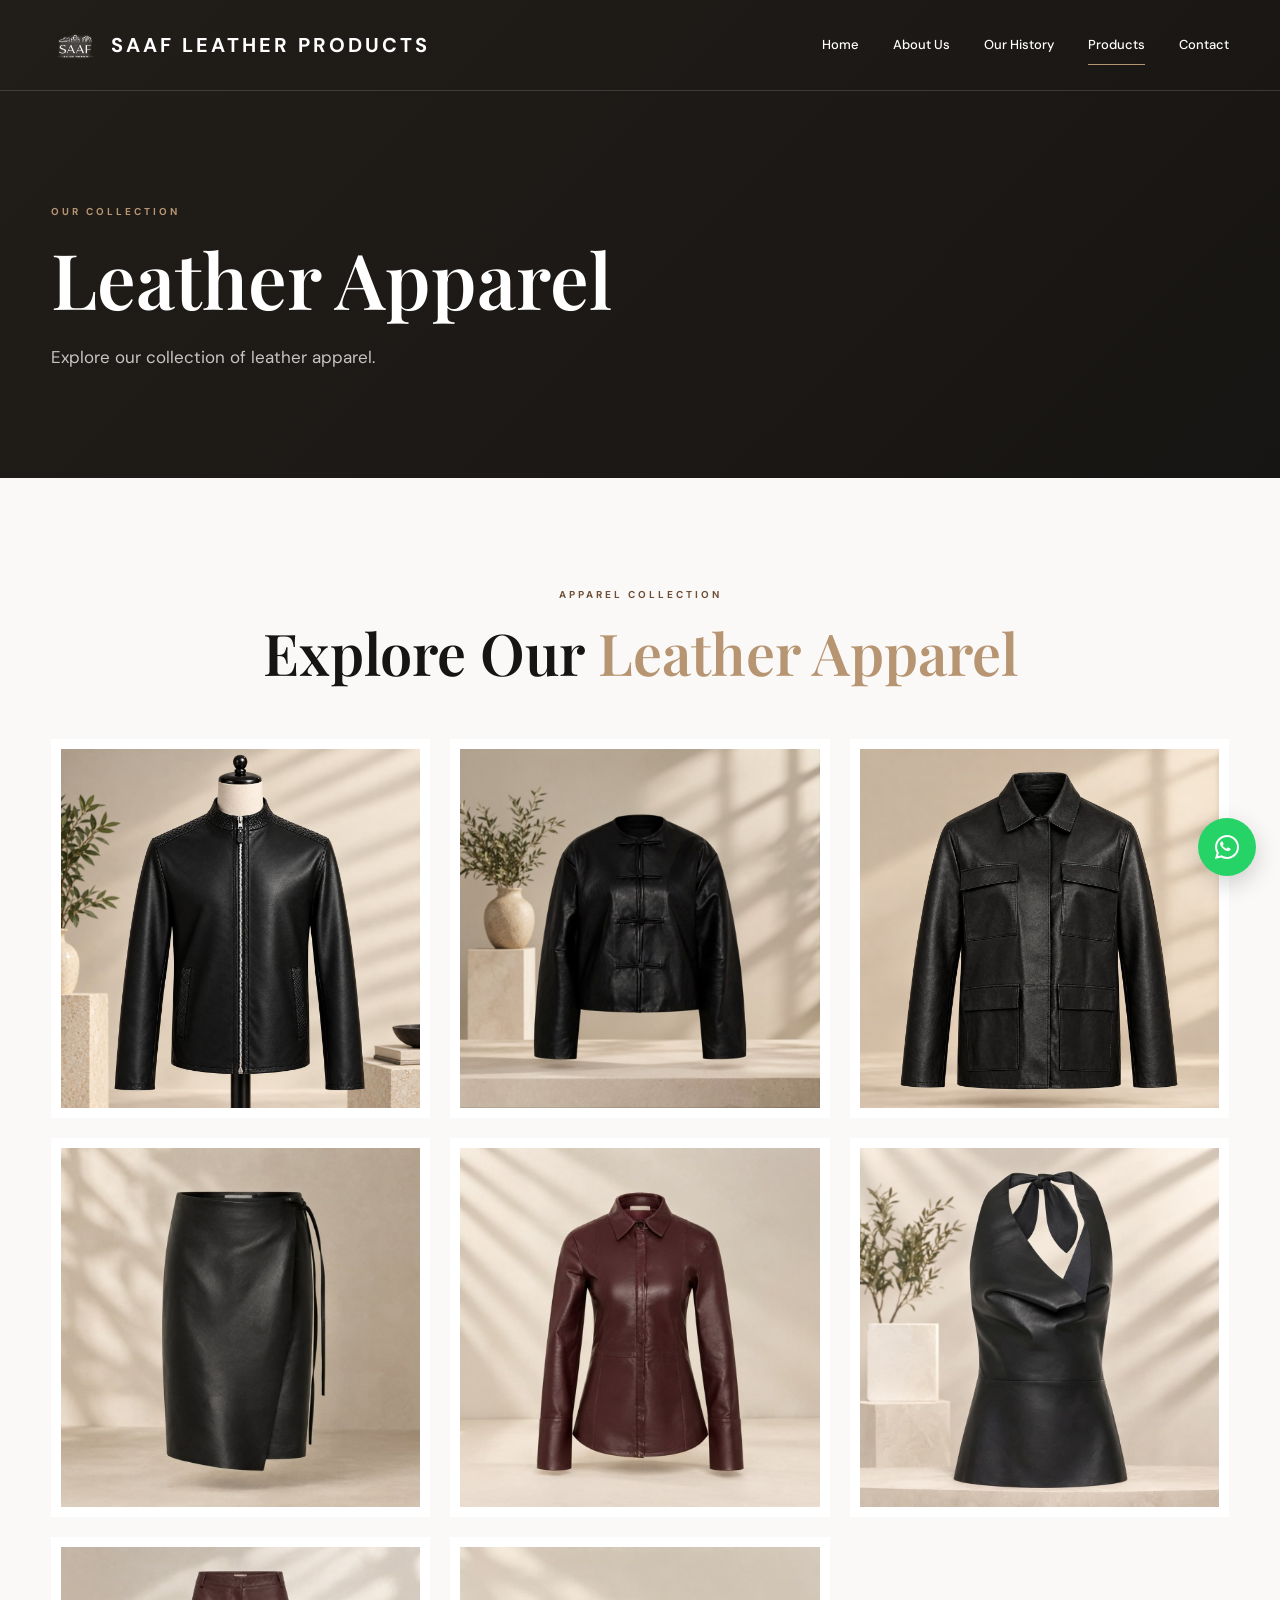
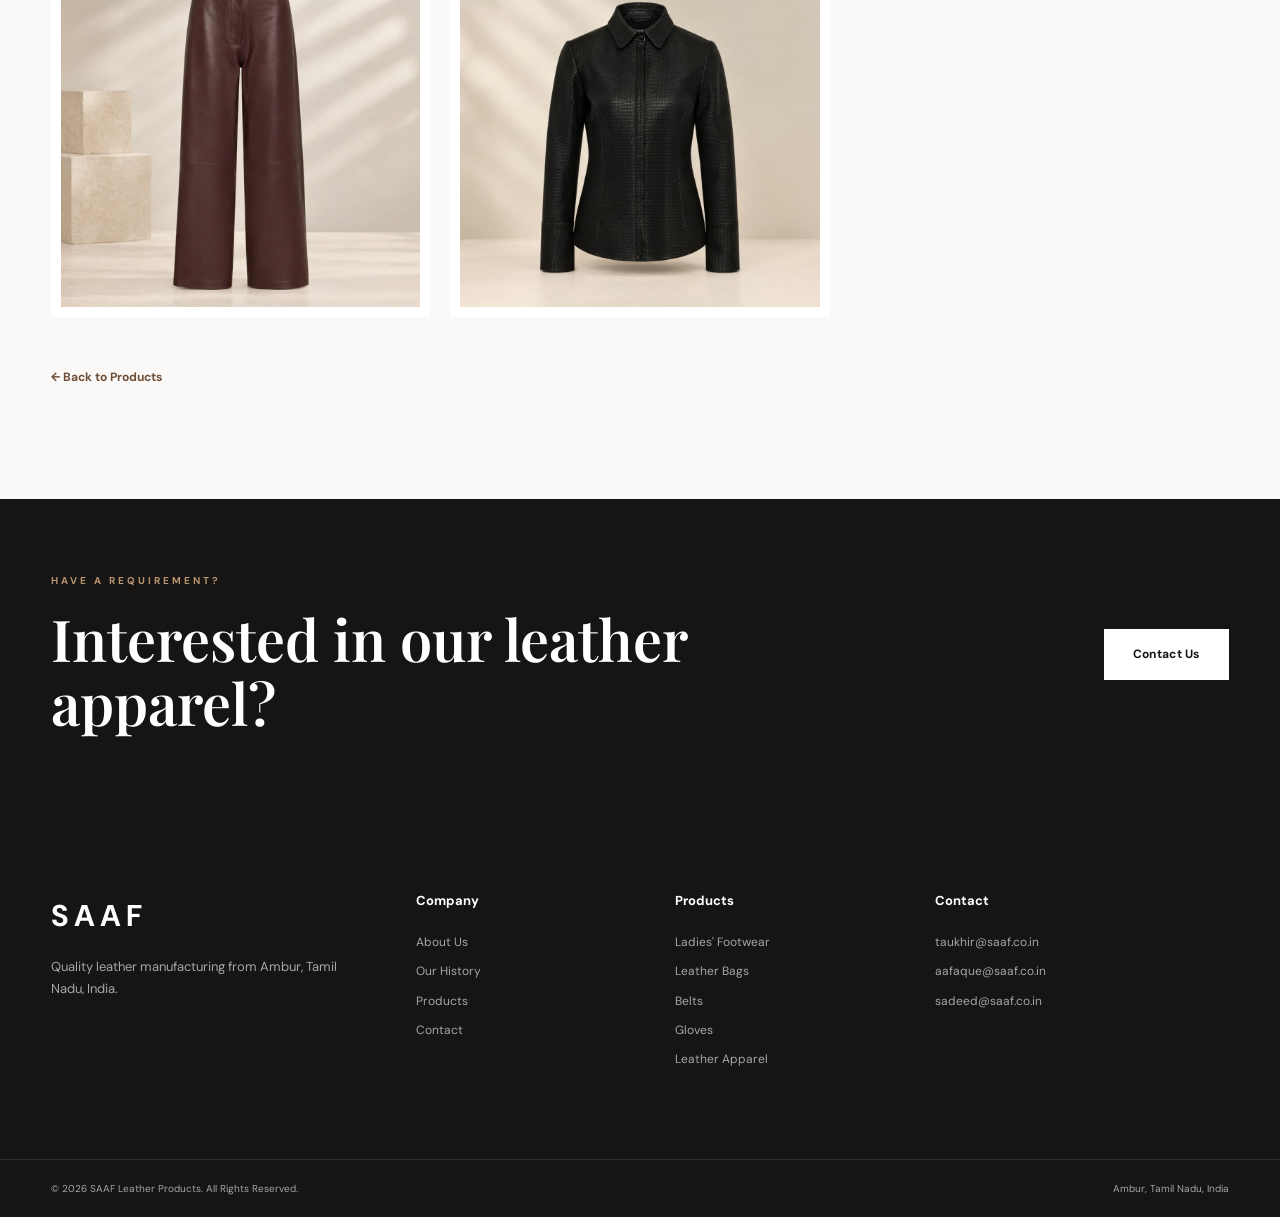
<file: apparel.html>
<!DOCTYPE html>
<html lang="en">

<head>

    <meta charset="UTF-8">
    <meta name="viewport" content="width=device-width, initial-scale=1.0">

    <title>Apparel | SAAF Leather Products</title>

    <link rel="stylesheet" href="css/style.css">

    <link href="https://fonts.googleapis.com/css2?family=DM+Sans:wght@400;500;600;700&family=Playfair+Display:wght@500;600;700&display=swap"
          rel="stylesheet">

</head>


<body>

<header class="header">

    <div class="container nav-container">

        <a href="index.html" class="logo">
            <img src="images/logo.PNG" alt="SAAF Leather Products">
            <span>SAAF LEATHER PRODUCTS</span>
        </a>

        <button class="menu-toggle" aria-label="Open navigation menu">
            ☰
        </button>

        <nav class="nav">

            <a href="index.html">Home</a>
            <a href="about.html">About Us</a>
            <a href="history.html">Our History</a>
            <a href="products.html" class="active">Products</a>
            <a href="contact.html">Contact</a>

        </nav>

    </div>

</header>


<main>

<!-- PAGE HERO -->

<section class="page-hero">

    <div class="container">

        <p class="eyebrow">OUR COLLECTION</p>

        <h1>Leather Apparel</h1>

        <p>
            Explore our collection of leather apparel.
        </p>

    </div>

</section>


<!-- APPAREL GALLERY -->

<section class="product-gallery-section section">

    <div class="container">

        <div class="center-heading">

            <p class="eyebrow dark">
                APPAREL COLLECTION
            </p>

            <h2>
                Explore Our <span>Leather Apparel</span>
            </h2>

        </div>


        <div class="product-gallery">

            <div class="gallery-item">
                <img src="images/apparel-1.jpg"
                     alt="Leather apparel"
                     loading="lazy">
            </div>

            <div class="gallery-item">
                <img src="images/apparel-2.jpg"
                     alt="Leather apparel"
                     loading="lazy">
            </div>

            <div class="gallery-item">
                <img src="images/apparel-3.jpg"
                     alt="Leather apparel"
                     loading="lazy">
            </div>

            <div class="gallery-item">
                <img src="images/apparel-4.jpg"
                     alt="Leather apparel"
                     loading="lazy">
            </div>

            <div class="gallery-item">
                <img src="images/apparel-5.jpg"
                     alt="Leather apparel"
                     loading="lazy">
            </div>

            <div class="gallery-item">
                <img src="images/apparel-6.jpg"
                     alt="Leather apparel"
                     loading="lazy">
            </div>

            <div class="gallery-item">
                <img src="images/apparel-7.jpg"
                     alt="Leather apparel"
                     loading="lazy">
            </div>

            <div class="gallery-item">
                <img src="images/apparel-8.jpg"
                     alt="Leather apparel"
                     loading="lazy">
            </div>

        

        </div>


        <!-- BACK BUTTON -->

        <div class="product-back">

            <a href="products.html" class="back-link">
                ← Back to Products
            </a>

        </div>

    </div>

</section>


<!-- CTA -->

<section class="cta">

    <div class="container cta-inner">

        <div>

            <p class="eyebrow">
                HAVE A REQUIREMENT?
            </p>

            <h2>
                Interested in our leather apparel?
            </h2>

        </div>

        <a href="contact.html" class="btn btn-light">
            Contact Us
        </a>

    </div>

</section>

</main>


<!-- FOOTER -->

<footer class="footer">

    <div class="container footer-grid">

        <div>

            <div class="footer-logo">
                SAAF
            </div>

            <p>
                Quality leather manufacturing from Ambur,
                Tamil Nadu, India.
            </p>

        </div>


        <div>

            <h4>Company</h4>

            <a href="about.html">About Us</a>
            <a href="history.html">Our History</a>
            <a href="products.html">Products</a>
            <a href="contact.html">Contact</a>

        </div>


        <div>

            <h4>Products</h4>

            <a href="products.html#footwear">
                Ladies' Footwear
            </a>

            <a href="products.html#bags">
                Leather Bags
            </a>

            <a href="products.html#belts">
                Belts
            </a>

            <a href="products.html#gloves">
                Gloves
            </a>

            <a href="products.html#apparel">
                Leather Apparel
            </a>

        </div>


        <div>

            <h4>Contact</h4>

            <a href="mailto:taukhir@saaf.co.in">
                taukhir@saaf.co.in
            </a>

            <a href="mailto:aafaque@saaf.co.in">
                aafaque@saaf.co.in
            </a>

            <a href="mailto:sadeed@saaf.co.in">
                sadeed@saaf.co.in
            </a>

        </div>

    </div>


    <div class="footer-bottom">

        <div class="container">

            <span>
                ©️ 2026 SAAF Leather Products.
                All Rights Reserved.
            </span>

            <span>
                Ambur, Tamil Nadu, India
            </span>

        </div>

    </div>

</footer>


<script src="js/script.js"></script>

</body>

</html>
</file>
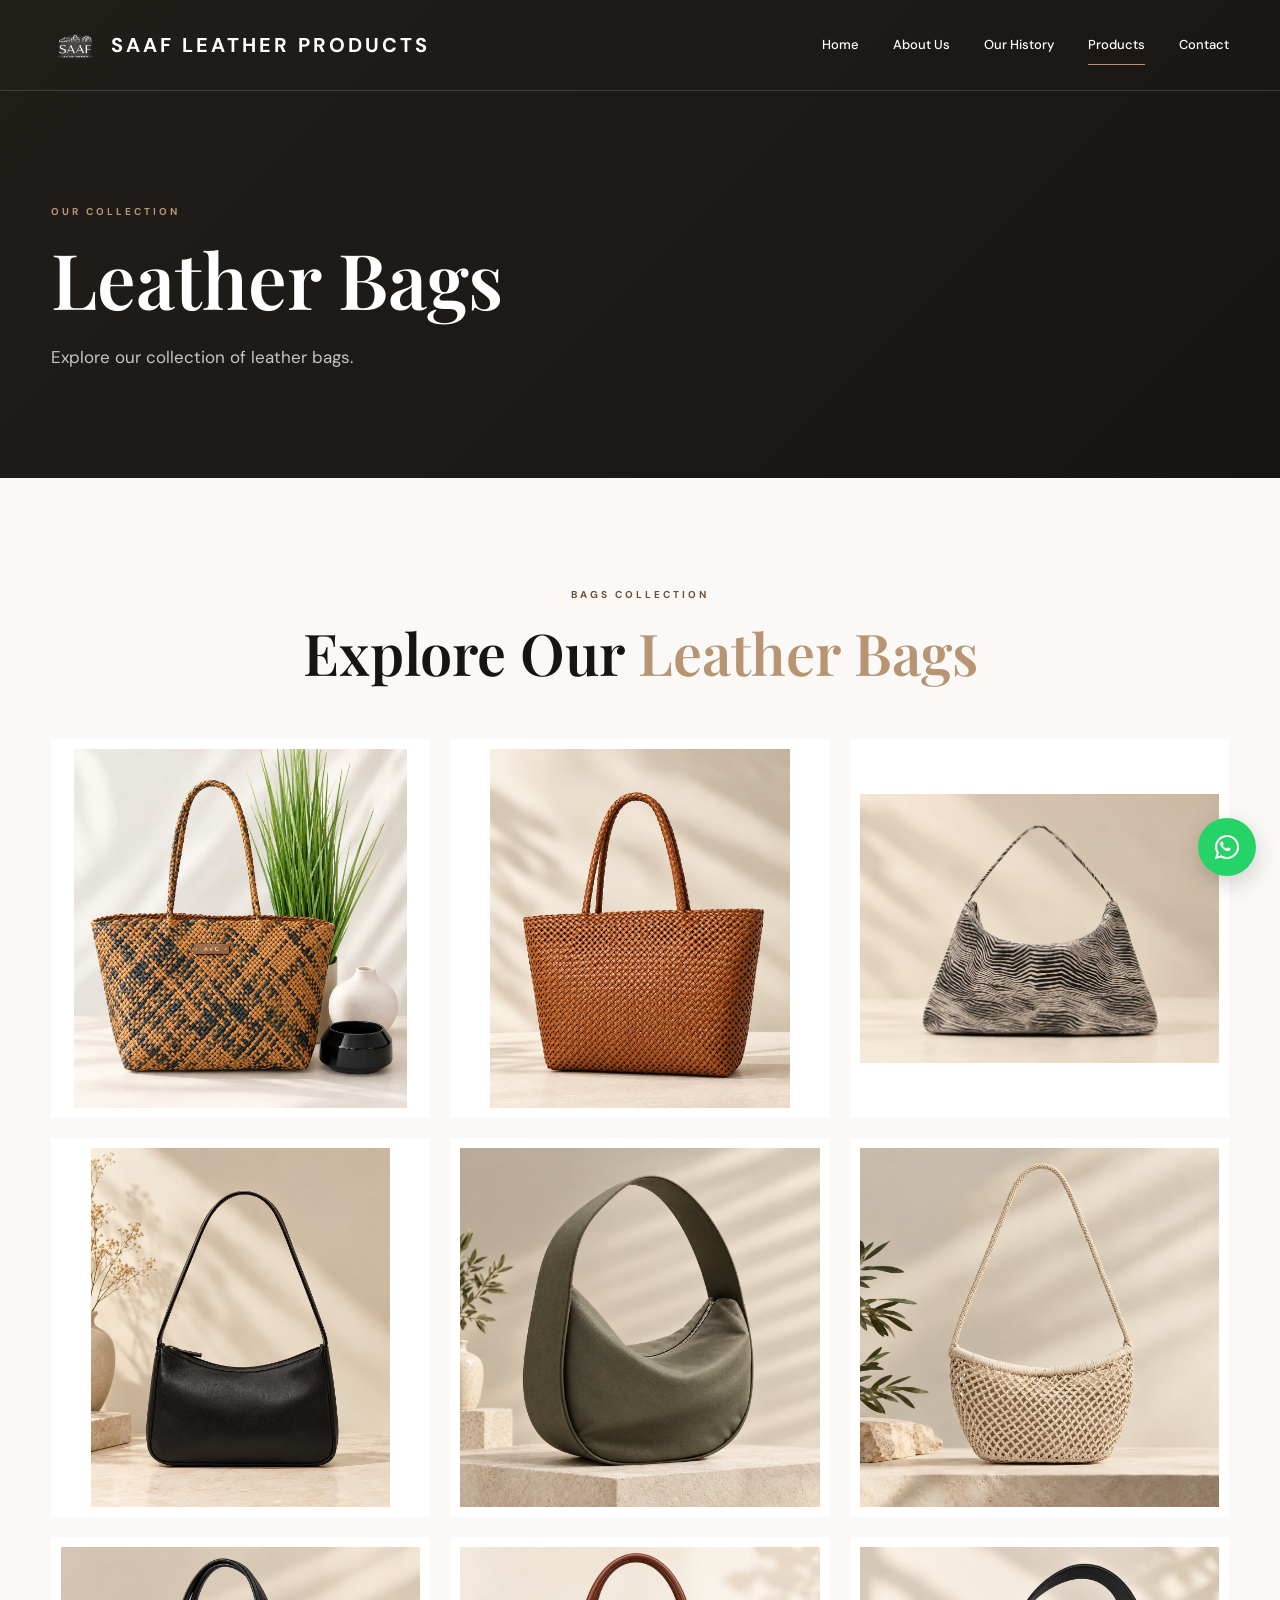
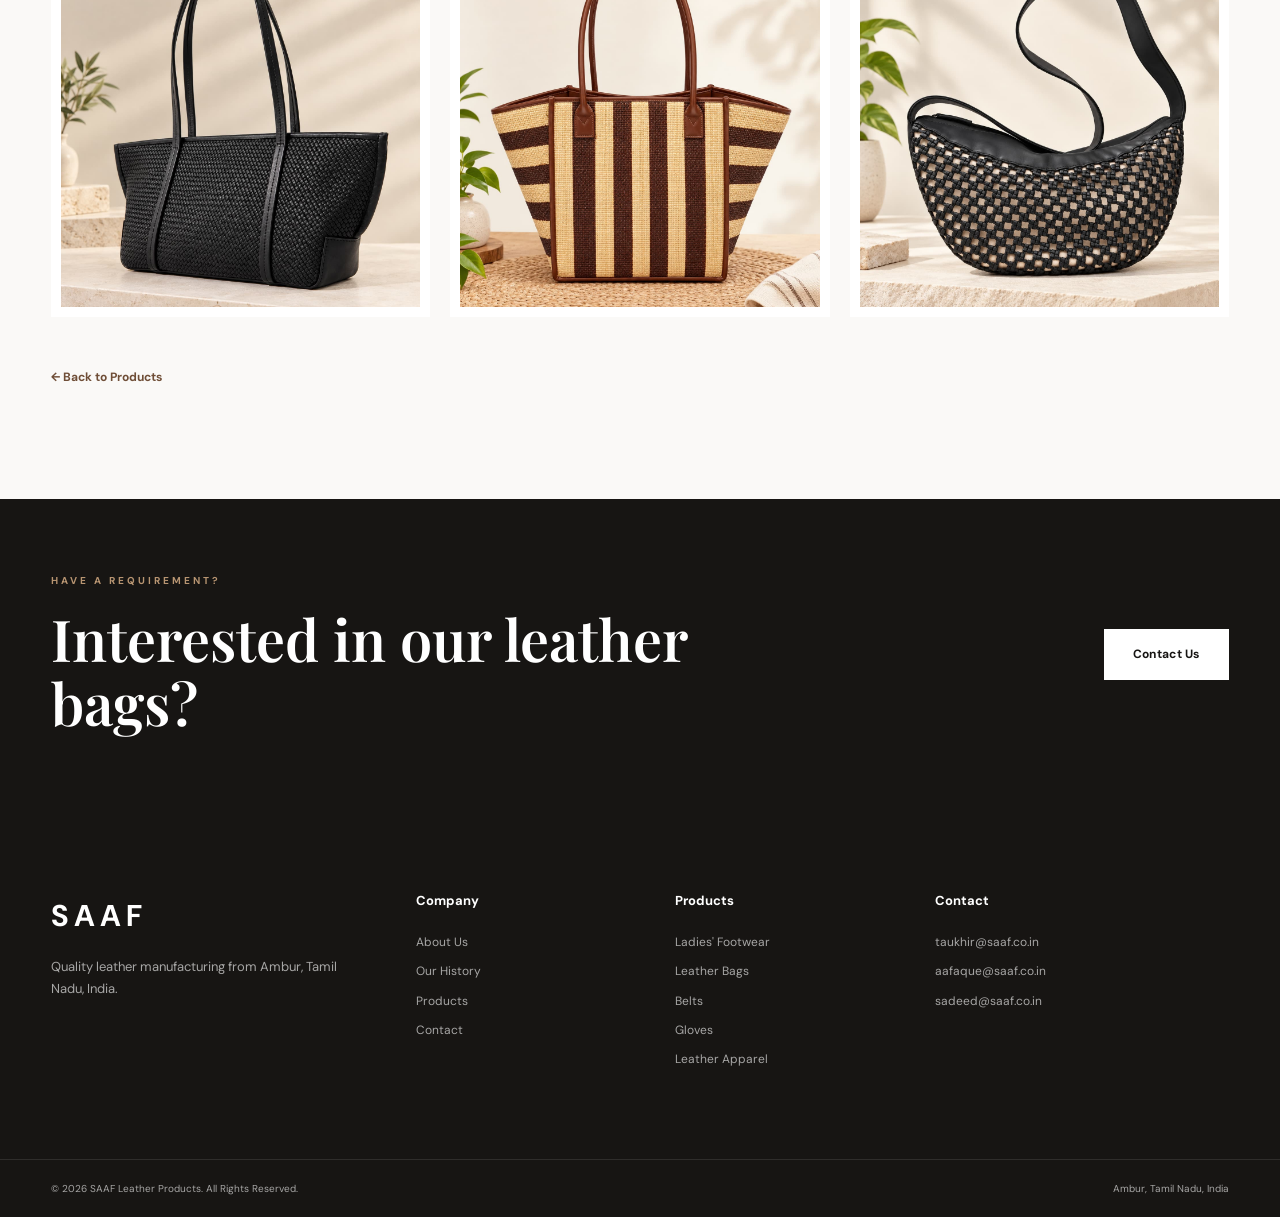
<file: bags.html>
<!DOCTYPE html>
<html lang="en">

<head>

    <meta charset="UTF-8">
    <meta name="viewport" content="width=device-width, initial-scale=1.0">

    <title>Bags | SAAF Leather Products</title>

    <link rel="stylesheet" href="css/style.css">

    <link href="https://fonts.googleapis.com/css2?family=DM+Sans:wght@400;500;600;700&family=Playfair+Display:wght@500;600;700&display=swap"
          rel="stylesheet">

</head>


<body>

<header class="header">

    <div class="container nav-container">

        <a href="index.html" class="logo">
            <img src="images/logo.PNG" alt="SAAF Leather Products">
            <span>SAAF LEATHER PRODUCTS</span>
        </a>

        <button class="menu-toggle" aria-label="Open navigation menu">
            ☰
        </button>

        <nav class="nav">

            <a href="index.html">Home</a>
            <a href="about.html">About Us</a>
            <a href="history.html">Our History</a>
            <a href="products.html" class="active">Products</a>
            <a href="contact.html">Contact</a>

        </nav>

    </div>

</header>


<main>

<!-- PAGE HERO -->

<section class="page-hero">

    <div class="container">

        <p class="eyebrow">OUR COLLECTION</p>

        <h1>Leather Bags</h1>

        <p>
            Explore our collection of leather bags.
        </p>

    </div>

</section>


<!-- BAGS GALLERY -->

<section class="product-gallery-section section">

    <div class="container">

        <div class="center-heading">

            <p class="eyebrow dark">
                BAGS COLLECTION
            </p>

            <h2>
                Explore Our <span>Leather Bags</span>
            </h2>

        </div>


        <div class="product-gallery">

            <div class="gallery-item">
                <img src="images/bags-1.jpg"
                     alt="Leather bag"
                     loading="lazy">
            </div>

            <div class="gallery-item">
                <img src="images/bags-2.jpg"
                     alt="Leather bag"
                     loading="lazy">
            </div>

            <div class="gallery-item">
                <img src="images/bags-3.jpg"
                     alt="Leather bag"
                     loading="lazy">
            </div>

            <div class="gallery-item">
                <img src="images/bags-4.jpg"
                     alt="Leather bag"
                     loading="lazy">
            </div>

            <div class="gallery-item">
                <img src="images/bags-5.jpg"
                     alt="Leather bag"
                     loading="lazy">
            </div>

            <div class="gallery-item">
                <img src="images/bags-6.jpg"
                     alt="Leather bag"
                     loading="lazy">
            </div>

            <div class="gallery-item">
                <img src="images/bags-7.jpg"
                     alt="Leather bag"
                     loading="lazy">
            </div>

            <div class="gallery-item">
                <img src="images/bags-8.jpg"
                     alt="Leather bag"
                     loading="lazy">
            </div>

            <div class="gallery-item">
                <img src="images/bags-9.jpg"
                     alt="Leather bag"
                     loading="lazy">
            </div>

            

        </div>


        <!-- BACK BUTTON -->

        <div class="product-back">

            <a href="products.html" class="back-link">
                ← Back to Products
            </a>

        </div>

    </div>

</section>


<!-- CTA -->

<section class="cta">

    <div class="container cta-inner">

        <div>

            <p class="eyebrow">
                HAVE A REQUIREMENT?
            </p>

            <h2>
                Interested in our leather bags?
            </h2>

        </div>

        <a href="contact.html" class="btn btn-light">
            Contact Us
        </a>

    </div>

</section>

</main>


<!-- FOOTER -->

<footer class="footer">

    <div class="container footer-grid">

        <div>

            <div class="footer-logo">
                SAAF
            </div>

            <p>
                Quality leather manufacturing from Ambur,
                Tamil Nadu, India.
            </p>

        </div>


        <div>

            <h4>Company</h4>

            <a href="about.html">About Us</a>
            <a href="history.html">Our History</a>
            <a href="products.html">Products</a>
            <a href="contact.html">Contact</a>

        </div>


        <div>

            <h4>Products</h4>

            <a href="products.html#footwear">
                Ladies' Footwear
            </a>

            <a href="products.html#bags">
                Leather Bags
            </a>

            <a href="products.html#belts">
                Belts
            </a>

            <a href="products.html#gloves">
                Gloves
            </a>

            <a href="products.html#apparel">
                Leather Apparel
            </a>

        </div>


        <div>

            <h4>Contact</h4>

            <a href="mailto:taukhir@saaf.co.in">
                taukhir@saaf.co.in
            </a>

            <a href="mailto:aafaque@saaf.co.in">
                aafaque@saaf.co.in
            </a>

            <a href="mailto:sadeed@saaf.co.in">
                sadeed@saaf.co.in
            </a>

        </div>

    </div>


    <div class="footer-bottom">

        <div class="container">

            <span>
                ©️ 2026 SAAF Leather Products.
                All Rights Reserved.
            </span>

            <span>
                Ambur, Tamil Nadu, India
            </span>

        </div>

    </div>

</footer>


<script src="js/script.js"></script>

</body>

</html>
</file>
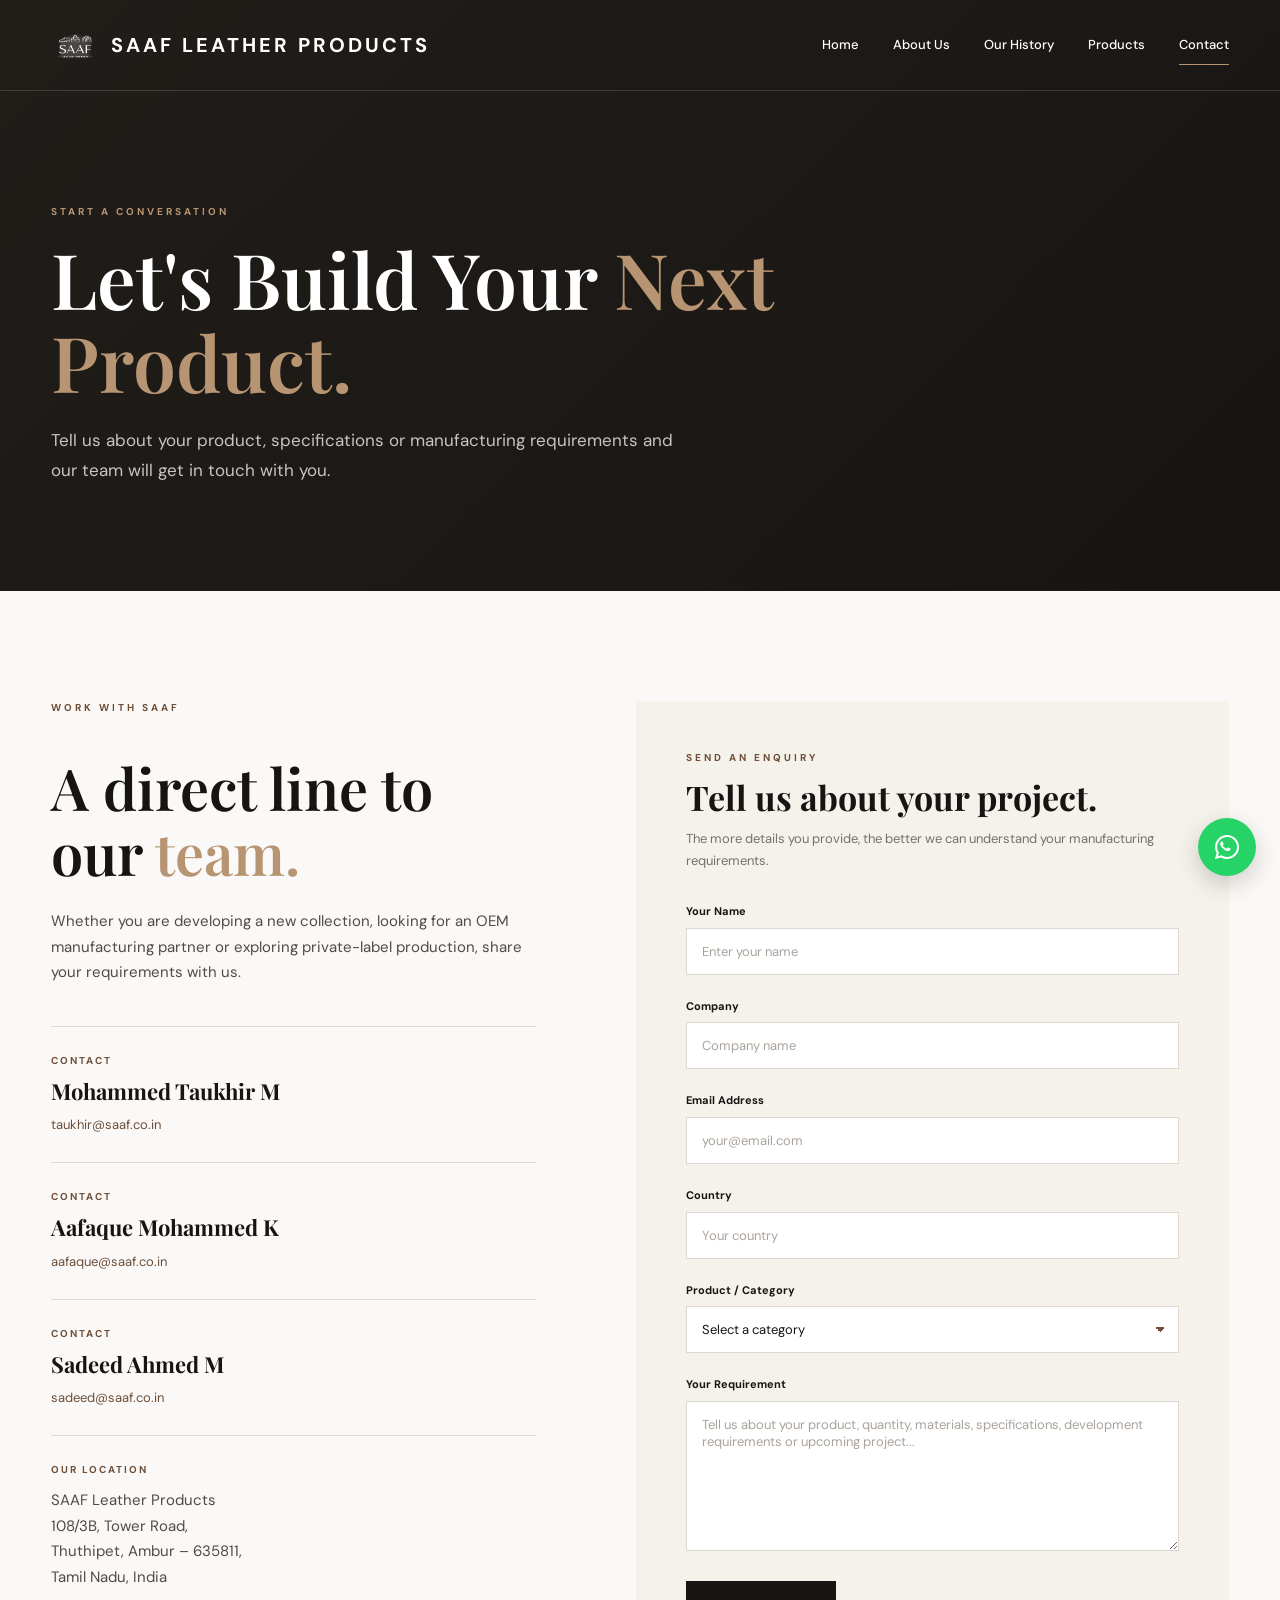
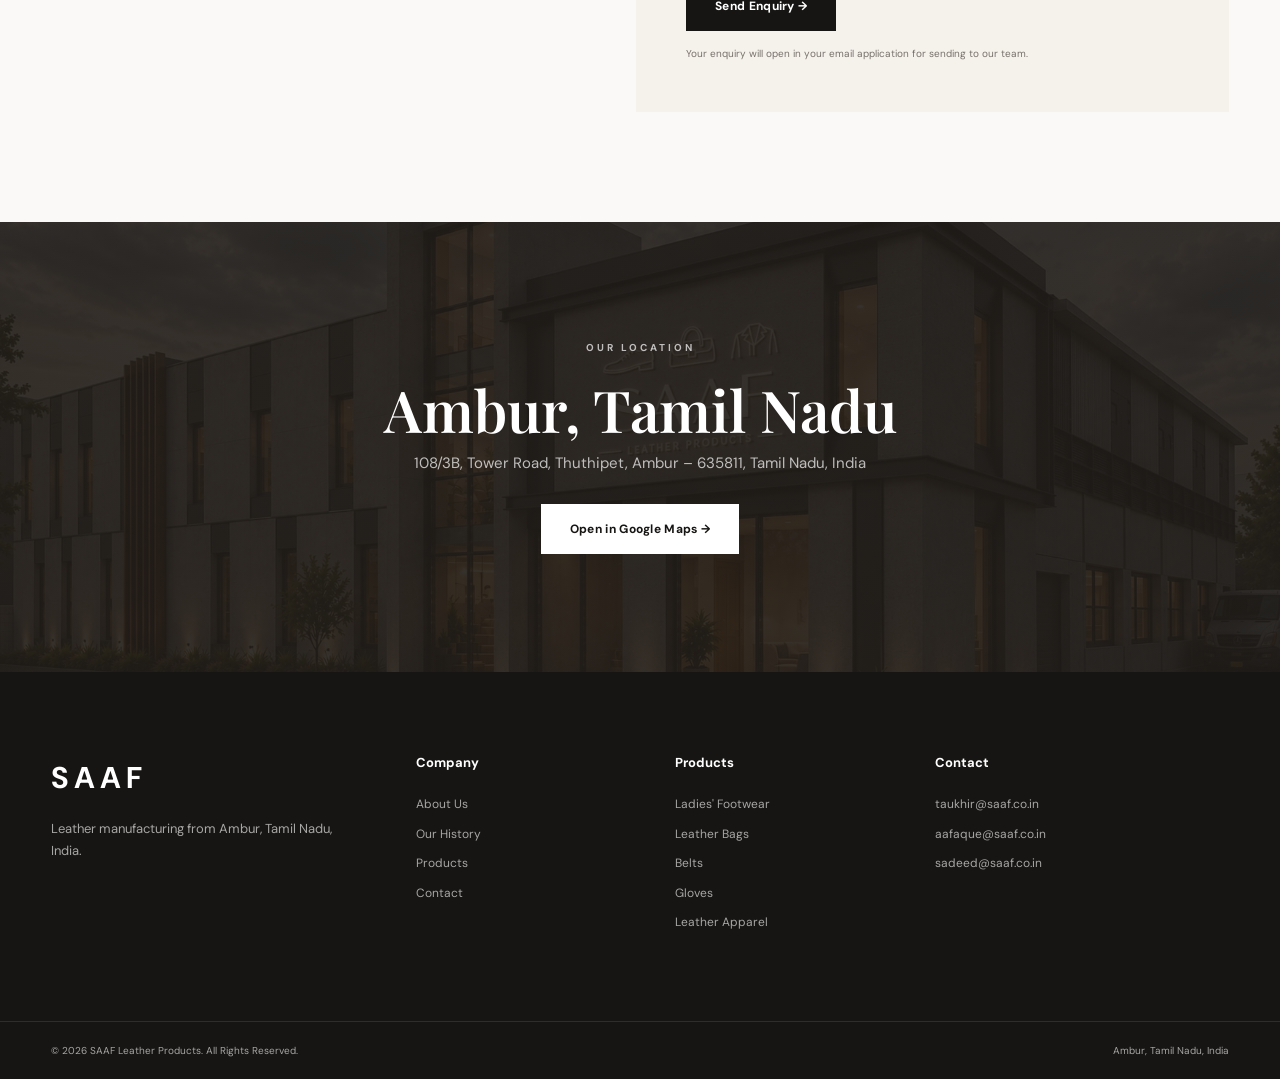
<file: contact.html>
<!DOCTYPE html>
<html lang="en">

<head>

    <meta charset="UTF-8">
    <meta name="viewport" content="width=device-width, initial-scale=1.0">

    <title>Contact Us | SAAF Leather Products</title>

    <meta name="description"
          content="Contact SAAF Leather Products in Ambur, Tamil Nadu for OEM and private-label leather footwear, bags and garments manufacturing.">

    <link rel="stylesheet" href="css/style.css">

    <link rel="preconnect" href="https://fonts.googleapis.com">
    <link rel="preconnect" href="https://fonts.gstatic.com" crossorigin>

    <link href="https://fonts.googleapis.com/css2?family=DM+Sans:wght@400;500;600;700&family=Playfair+Display:wght@500;600;700&display=swap"
          rel="stylesheet">

</head>


<body>


<!-- =========================================
     HEADER
========================================= -->

<header class="header">

    <div class="container nav-container">

        <a href="index.html" class="logo">

            <img src="images/logo.PNG"
                 alt="SAAF Leather Products logo">

            <span>SAAF LEATHER PRODUCTS</span>

        </a>


        <button class="menu-toggle"
                type="button"
                aria-label="Open navigation menu">

            ☰

        </button>


        <nav class="nav">

            <a href="index.html">
                Home
            </a>

            <a href="about.html">
                About Us
            </a>

            <a href="history.html">
                Our History
            </a>

            <a href="products.html">
                Products
            </a>

            <a href="contact.html" class="active">
                Contact
            </a>

        </nav>

    </div>

</header>



<main>


<!-- =========================================
     PAGE HERO
========================================= -->

<section class="page-hero">

    <div class="container">

        <p class="eyebrow">
            START A CONVERSATION
        </p>

        <h1>
            Let's Build Your
            <span>Next Product.</span>
        </h1>

        <p>
            Tell us about your product, specifications or
            manufacturing requirements and our team will
            get in touch with you.
        </p>

    </div>

</section>



<!-- =========================================
     CONTACT INTRO
========================================= -->

<section class="section contact-section">

    <div class="container contact-grid">


        <!-- =================================
             CONTACT INFORMATION
        ================================== -->

        <div class="contact-info">

            <p class="eyebrow dark">
                WORK WITH SAAF
            </p>

            <h2>
                A direct line to our
                <span>team.</span>
            </h2>

            <p class="contact-lead">
                Whether you are developing a new collection,
                looking for an OEM manufacturing partner or
                exploring private-label production, share your
                requirements with us.
            </p>


            <!-- CONTACT PERSON -->

            <div class="contact-person">

                <span>
                    CONTACT
                </span>

                <h3>
                    Mohammed Taukhir M
                </h3>

                <a href="mailto:taukhir@saaf.co.in">
                    taukhir@saaf.co.in
                </a>

            </div>


            <!-- CONTACT PERSON -->

            <div class="contact-person">

                <span>
                    CONTACT
                </span>

                <h3>
                    Aafaque Mohammed K
                </h3>

                <a href="mailto:aafaque@saaf.co.in">
                    aafaque@saaf.co.in
                </a>

            </div>


            <!-- CONTACT PERSON -->

            <div class="contact-person">

                <span>
                    CONTACT
                </span>

                <h3>
                    Sadeed Ahmed M
                </h3>

                <a href="mailto:sadeed@saaf.co.in">
                    sadeed@saaf.co.in
                </a>

            </div>


            <!-- LOCATION -->

            <div class="address">

                <span>
                    OUR LOCATION
                </span>

                <p>
                    SAAF Leather Products<br>
                    108/3B, Tower Road,<br>
                    Thuthipet, Ambur – 635811,<br>
                    Tamil Nadu, India
                </p>

            </div>

        </div>



        <!-- =================================
             ENQUIRY FORM
        ================================== -->

        <div class="contact-form-wrapper">

            <form class="contact-form"
                  id="contactForm">

                <p class="eyebrow dark">
                    SEND AN ENQUIRY
                </p>

                <h3>
                    Tell us about your project.
                </h3>

                <p class="form-intro">
                    The more details you provide, the better we
                    can understand your manufacturing requirements.
                </p>


                <!-- NAME -->

                <label for="name">
                    Your Name
                </label>

                <input type="text"
                       id="name"
                       name="name"
                       placeholder="Enter your name"
                       autocomplete="name"
                       required>


                <!-- COMPANY -->

                <label for="company">
                    Company
                </label>

                <input type="text"
                       id="company"
                       name="company"
                       placeholder="Company name"
                       autocomplete="organization">


                <!-- EMAIL -->

                <label for="email">
                    Email Address
                </label>

                <input type="email"
                       id="email"
                       name="email"
                       placeholder="your@email.com"
                       autocomplete="email"
                       required>


                <!-- COUNTRY -->

                <label for="country">
                    Country
                </label>

                <input type="text"
                       id="country"
                       name="country"
                       placeholder="Your country"
                       autocomplete="country-name">


                <!-- PRODUCT TYPE -->

                <label for="product">
                    Product / Category
                </label>

                <select id="product"
                        name="product">

                    <option value="">
                        Select a category
                    </option>

                    <option value="Leather Footwear">
                        Leather Footwear
                    </option>

                    <option value="Leather Bags">
                        Leather Bags
                    </option>

                    <option value="Leather Garments">
                        Leather Garments
                    </option>

                    <option value="Handwoven Leather">
                        Handwoven Leather
                    </option>

                    <option value="Other">
                        Other
                    </option>

                </select>


                <!-- MESSAGE -->

                <label for="message">
                    Your Requirement
                </label>

                <textarea id="message"
                          name="message"
                          rows="7"
                          placeholder="Tell us about your product, quantity, materials, specifications, development requirements or upcoming project..."
                          required></textarea>


                <button type="submit"
                        class="btn btn-dark">

                    Send Enquiry →

                </button>


                <p class="form-note">
                    Your enquiry will open in your email application
                    for sending to our team.
                </p>

            </form>

        </div>

    </div>

</section>




<!-- =========================================
     LOCATION
========================================= -->

<section class="map-section">

    <div class="map-placeholder">

        <div>

            <p class="eyebrow">
                OUR LOCATION
            </p>

            <h2>
                Ambur, Tamil Nadu
            </h2>

            <p>
                108/3B, Tower Road, Thuthipet,
                Ambur – 635811, Tamil Nadu, India
            </p>

            <a href="https://www.google.com/maps/search/?api=1&query=SAAF+Leather+Products%2C+108%2F3B+Tower+Road%2C+Thuthipet%2C+Ambur%2C+Tamil+Nadu+635811"
               target="_blank"
               rel="noopener noreferrer"
               class="btn btn-light">

                Open in Google Maps →

            </a>

        </div>

    </div>

</section>







<!-- =========================================
     FOOTER
========================================= -->

<footer class="footer">

    <div class="container footer-grid">


        <!-- BRAND -->

        <div>

            <div class="footer-logo">
                SAAF
            </div>

            <p>
                Leather manufacturing from
                Ambur, Tamil Nadu, India.
            </p>

        </div>



        <!-- COMPANY -->

        <div>

            <h4>
                Company
            </h4>

            <a href="about.html">
                About Us
            </a>

            <a href="history.html">
                Our History
            </a>

            <a href="products.html">
                Products
            </a>

            <a href="contact.html">
                Contact
            </a>

        </div>



        <!-- PRODUCTS -->

        <div>

            <h4>
                Products
            </h4>

            <a href="footwear.html">
                Ladies' Footwear
            </a>

            <a href="bags.html">
                Leather Bags
            </a>

            <a href="products.html#belts">
                Belts
            </a>

            <a href="products.html#gloves">
                Gloves
            </a>

            <a href="apparel.html">
                Leather Apparel
            </a>

        </div>



        <!-- CONTACT -->

        <div>

            <h4>
                Contact
            </h4>

            <a href="mailto:taukhir@saaf.co.in">
                taukhir@saaf.co.in
            </a>

            <a href="mailto:aafaque@saaf.co.in">
                aafaque@saaf.co.in
            </a>

            <a href="mailto:sadeed@saaf.co.in">
                sadeed@saaf.co.in
            </a>

        </div>

    </div>



    <!-- FOOTER BOTTOM -->

    <div class="footer-bottom">

        <div class="container">

            <span>
                © 2026 SAAF Leather Products.
                All Rights Reserved.
            </span>

            <span>
                Ambur, Tamil Nadu, India
            </span>

        </div>

    </div>

</footer>



<!-- =========================================
     JAVASCRIPT
========================================= -->

<script src="js/script.js"></script>


<script>

document.getElementById("contactForm").addEventListener("submit", function (e) {

    e.preventDefault();

    const form = this;

    const name =
        form.elements["name"].value;

    const company =
        form.elements["company"].value;

    const email =
        form.elements["email"].value;

    const country =
        form.elements["country"].value;

    const product =
        form.elements["product"].value;

    const message =
        form.elements["message"].value;


    const subject =
        "Website Enquiry - SAAF Leather Products";


    const body =
        "Name: " + name + "\n" +
        "Company: " + company + "\n" +
        "Email: " + email + "\n" +
        "Country: " + country + "\n" +
        "Product / Category: " + product + "\n\n" +
        "Requirement:\n" +
        message;


    window.location.href =
        "mailto:taukhir@saaf.co.in" +
        "?subject=" +
        encodeURIComponent(subject) +
        "&body=" +
        encodeURIComponent(body);

});

</script>


</body>

</html>
</file>
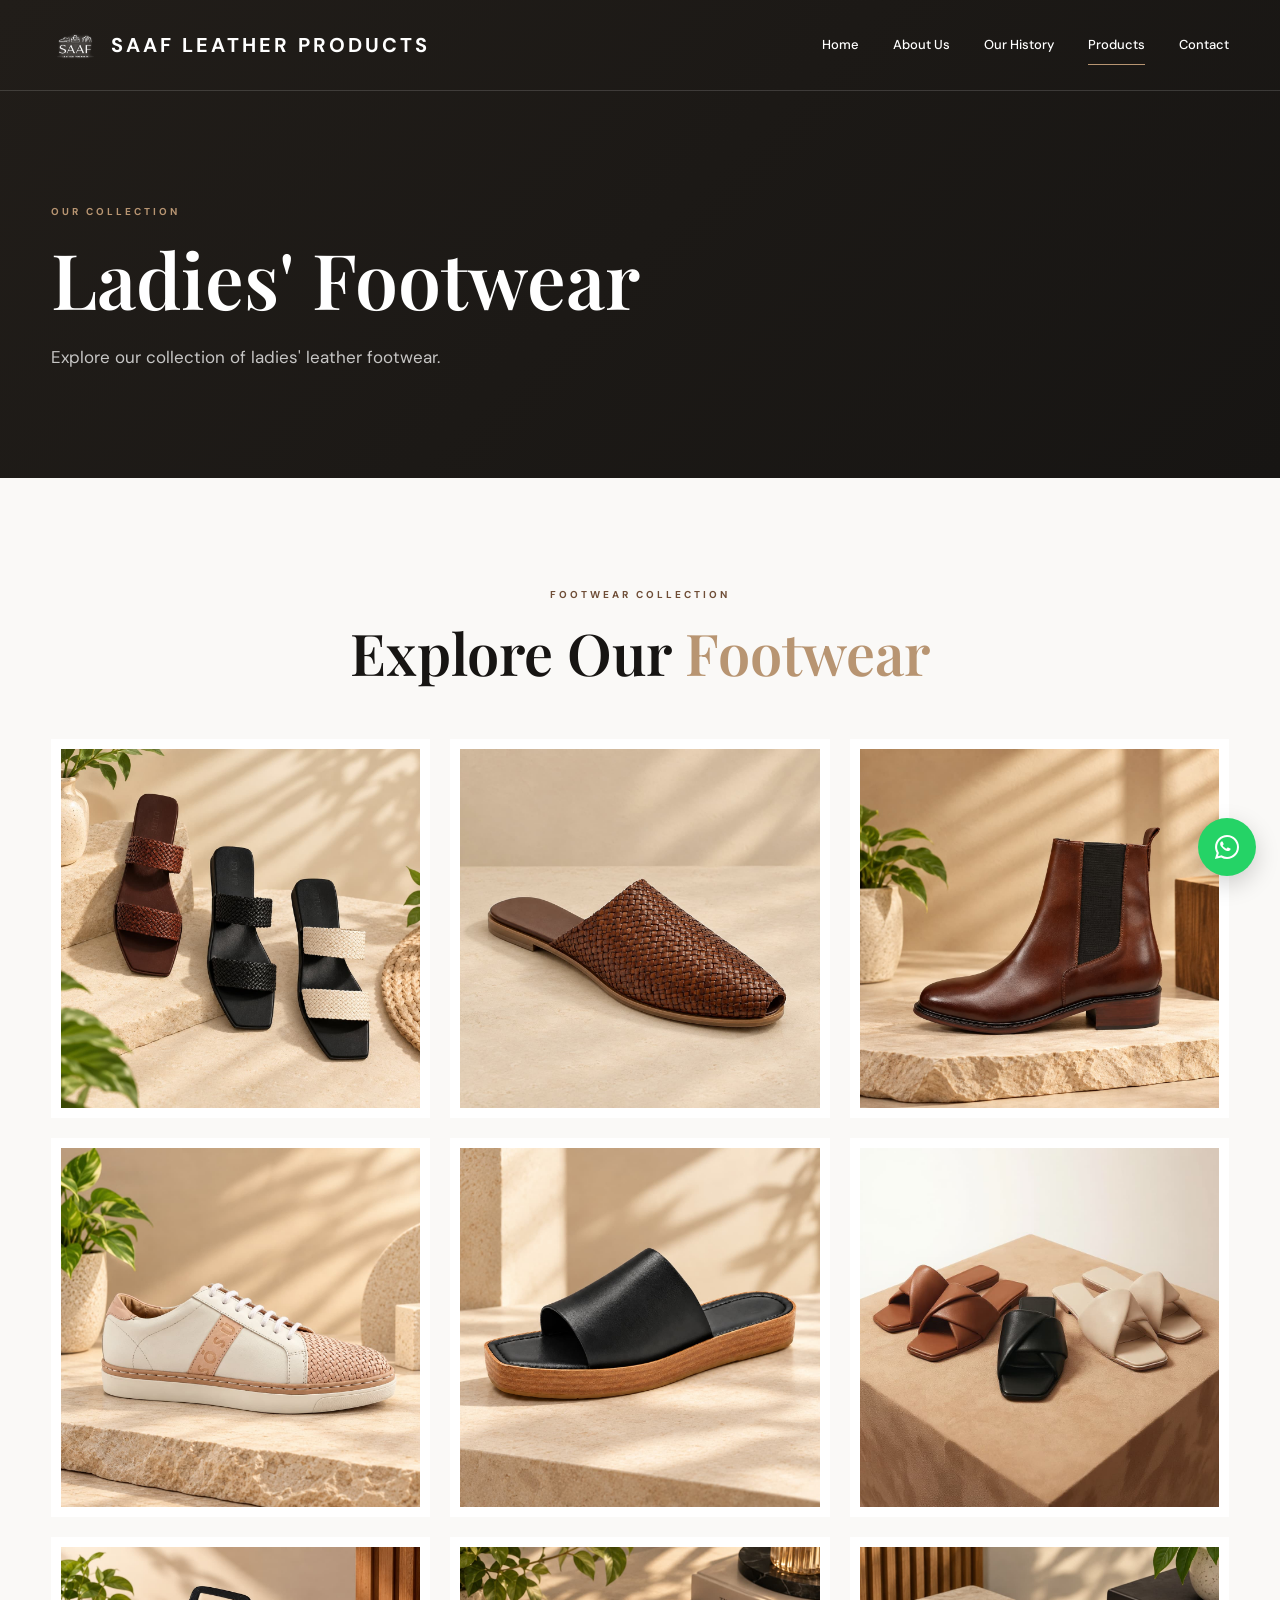
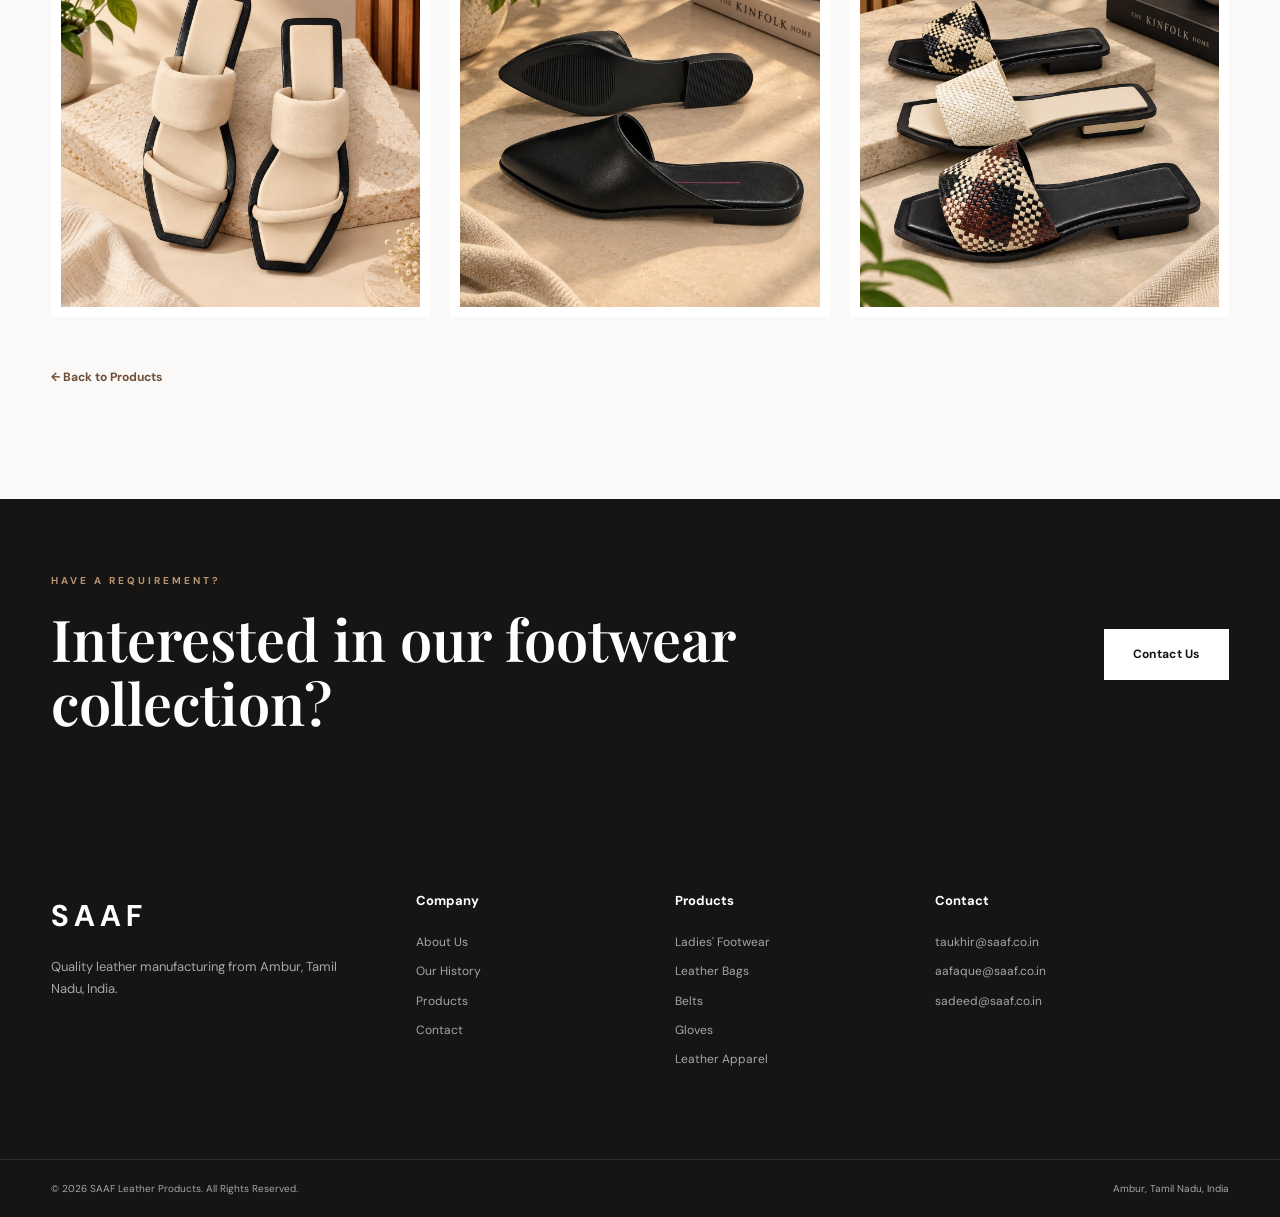
<file: footwear.html>
<!DOCTYPE html>
<html lang="en">

<head>

    <meta charset="UTF-8">
    <meta name="viewport" content="width=device-width, initial-scale=1.0">

    <title>Footwear | SAAF Leather Products</title>

    <link rel="stylesheet" href="css/style.css">

    <link href="https://fonts.googleapis.com/css2?family=DM+Sans:wght@400;500;600;700&family=Playfair+Display:wght@500;600;700&display=swap"
          rel="stylesheet">

</head>


<body>

<header class="header">

    <div class="container nav-container">

        <a href="index.html" class="logo">
            <img src="images/logo.PNG" alt="SAAF Leather Products">
            <span>SAAF LEATHER PRODUCTS</span>
        </a>

        <button class="menu-toggle" aria-label="Open navigation menu">
            ☰
        </button>

        <nav class="nav">

            <a href="index.html">Home</a>
            <a href="about.html">About Us</a>
            <a href="history.html">Our History</a>
            <a href="products.html" class="active">Products</a>
            <a href="contact.html">Contact</a>

        </nav>

    </div>

</header>


<main>

<!-- PAGE HERO -->

<section class="page-hero">

    <div class="container">

        <p class="eyebrow">OUR COLLECTION</p>

        <h1>Ladies' Footwear</h1>

        <p>
            Explore our collection of ladies' leather footwear.
        </p>

    </div>

</section>


<!-- FOOTWEAR GALLERY -->

<section class="product-gallery-section section">

    <div class="container">

        <div class="center-heading">

            <p class="eyebrow dark">
                FOOTWEAR COLLECTION
            </p>

            <h2>
                Explore Our <span>Footwear</span>
            </h2>

        </div>


        <div class="product-gallery">

            <div class="gallery-item">
                <img src="images/footwear-1.jpg"
                     alt="Ladies leather footwear"
                     loading="lazy">
            </div>

            <div class="gallery-item">
                <img src="images/footwear-2.jpg"
                     alt="Ladies leather footwear"
                     loading="lazy">
            </div>

            <div class="gallery-item">
                <img src="images/footwear-3.jpg"
                     alt="Ladies leather footwear"
                     loading="lazy">
            </div>

            <div class="gallery-item">
                <img src="images/footwear-4.jpg"
                     alt="Ladies leather footwear"
                     loading="lazy">
            </div>

            <div class="gallery-item">
                <img src="images/footwear-5.jpg"
                     alt="Ladies leather footwear"
                     loading="lazy">
            </div>

            <div class="gallery-item">
                <img src="images/footwear-6.jpg"
                     alt="Ladies leather footwear"
                     loading="lazy">
            </div>

            <div class="gallery-item">
                <img src="images/footwear-7.jpg"
                     alt="Ladies leather footwear"
                     loading="lazy">
            </div>

            <div class="gallery-item">
                <img src="images/footwear-8.jpg"
                     alt="Ladies leather footwear"
                     loading="lazy">
            </div>

            <div class="gallery-item">
                <img src="images/footwear-9.jpg"
                     alt="Ladies leather footwear"
                     loading="lazy">
            </div>

           
        </div>


        <!-- BACK BUTTON AT BOTTOM -->

        <div class="product-back">

            <a href="products.html" class="back-link">
                ← Back to Products
            </a>

        </div>

    </div>

</section>


<!-- CTA -->

<section class="cta">

    <div class="container cta-inner">

        <div>

            <p class="eyebrow">
                HAVE A REQUIREMENT?
            </p>

            <h2>
                Interested in our footwear collection?
            </h2>

        </div>

        <a href="contact.html" class="btn btn-light">
            Contact Us
        </a>

    </div>

</section>

</main>


<!-- FOOTER -->

<footer class="footer">

    <div class="container footer-grid">

        <div>

            <div class="footer-logo">
                SAAF
            </div>

            <p>
                Quality leather manufacturing from Ambur,
                Tamil Nadu, India.
            </p>

        </div>


        <div>

            <h4>Company</h4>

            <a href="about.html">About Us</a>
            <a href="history.html">Our History</a>
            <a href="products.html">Products</a>
            <a href="contact.html">Contact</a>

        </div>


        <div>

            <h4>Products</h4>

            <a href="products.html#footwear">
                Ladies' Footwear
            </a>

            <a href="products.html#bags">
                Leather Bags
            </a>

            <a href="products.html#belts">
                Belts
            </a>

            <a href="products.html#gloves">
                Gloves
            </a>

            <a href="products.html#apparel">
                Leather Apparel
            </a>

        </div>


        <div>

            <h4>Contact</h4>

            <a href="mailto:taukhir@saaf.co.in">
                taukhir@saaf.co.in
            </a>

            <a href="mailto:aafaque@saaf.co.in">
                aafaque@saaf.co.in
            </a>

            <a href="mailto:sadeed@saaf.co.in">
                sadeed@saaf.co.in
            </a>

        </div>

    </div>


    <div class="footer-bottom">

        <div class="container">

            <span>
                ©️ 2026 SAAF Leather Products.
                All Rights Reserved.
            </span>

            <span>
                Ambur, Tamil Nadu, India
            </span>

        </div>

    </div>

</footer>


<script src="js/script.js"></script>

</body>

</html>
</file>
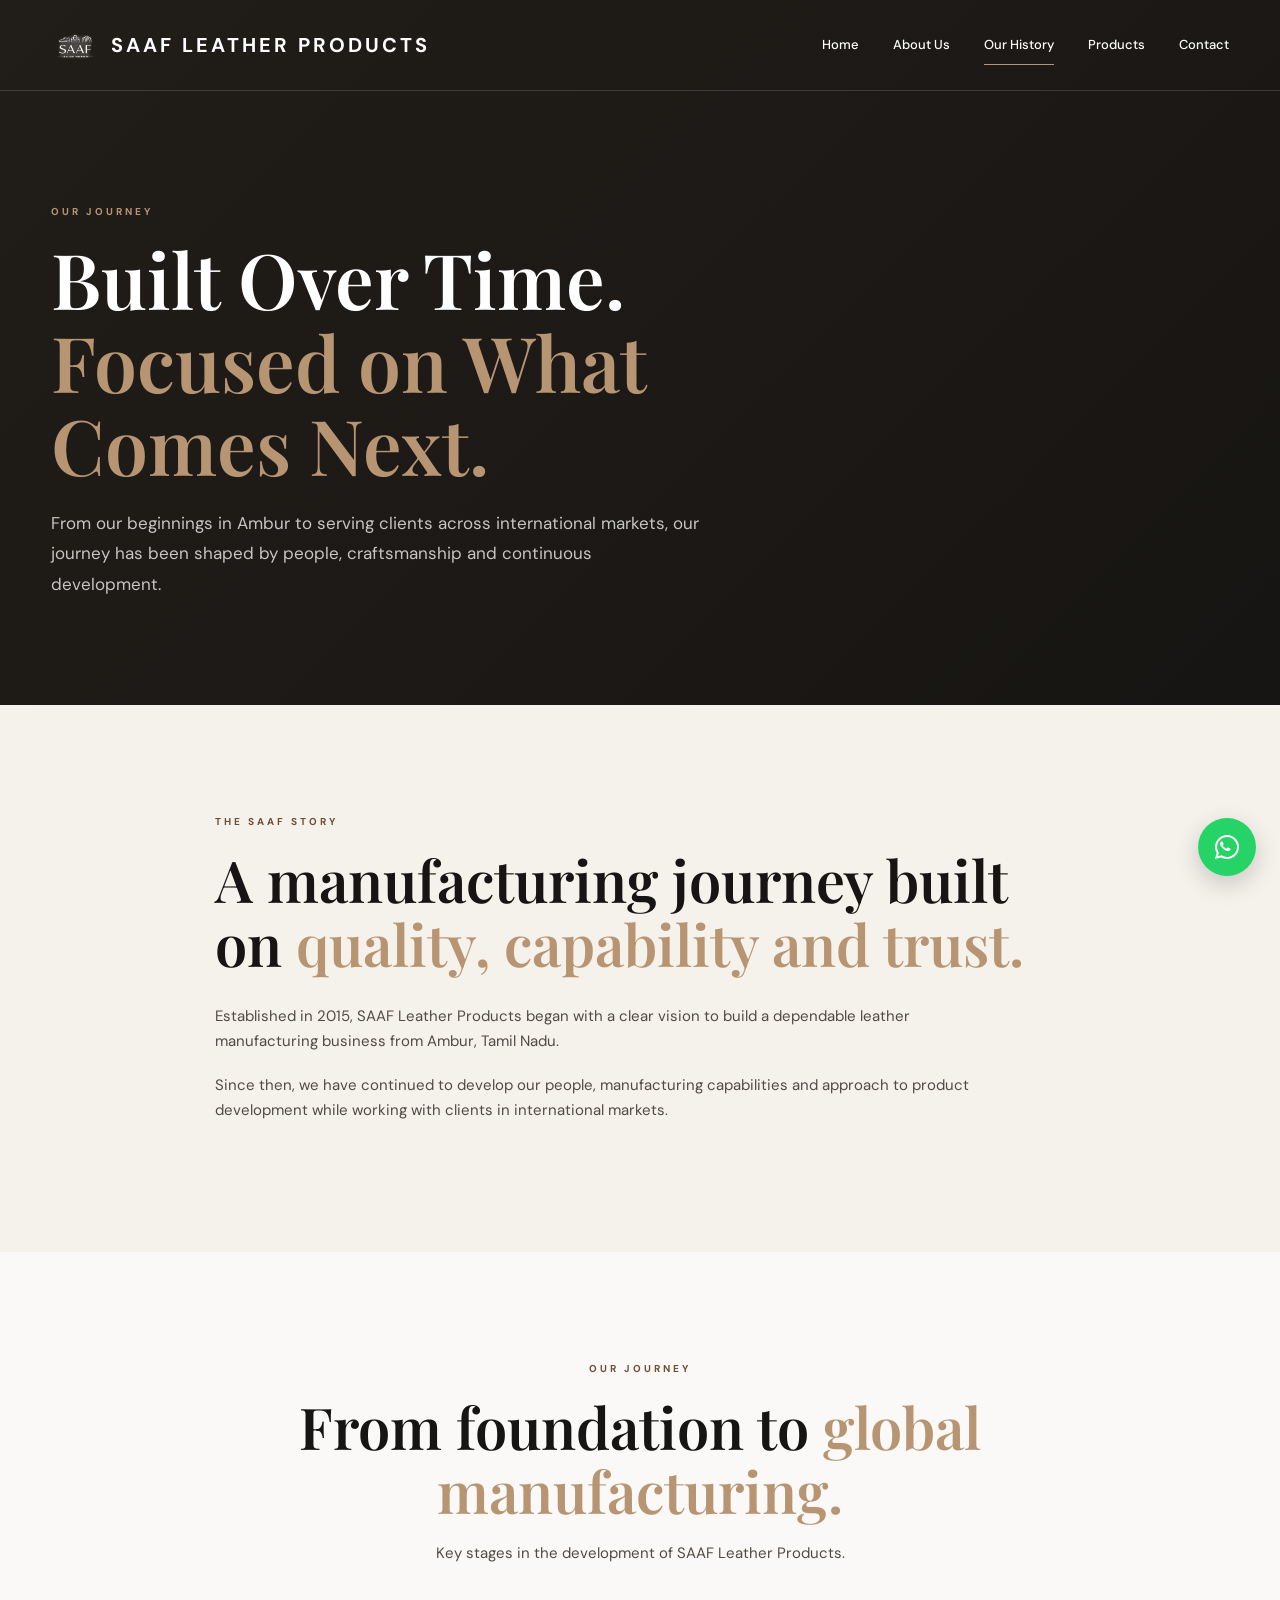
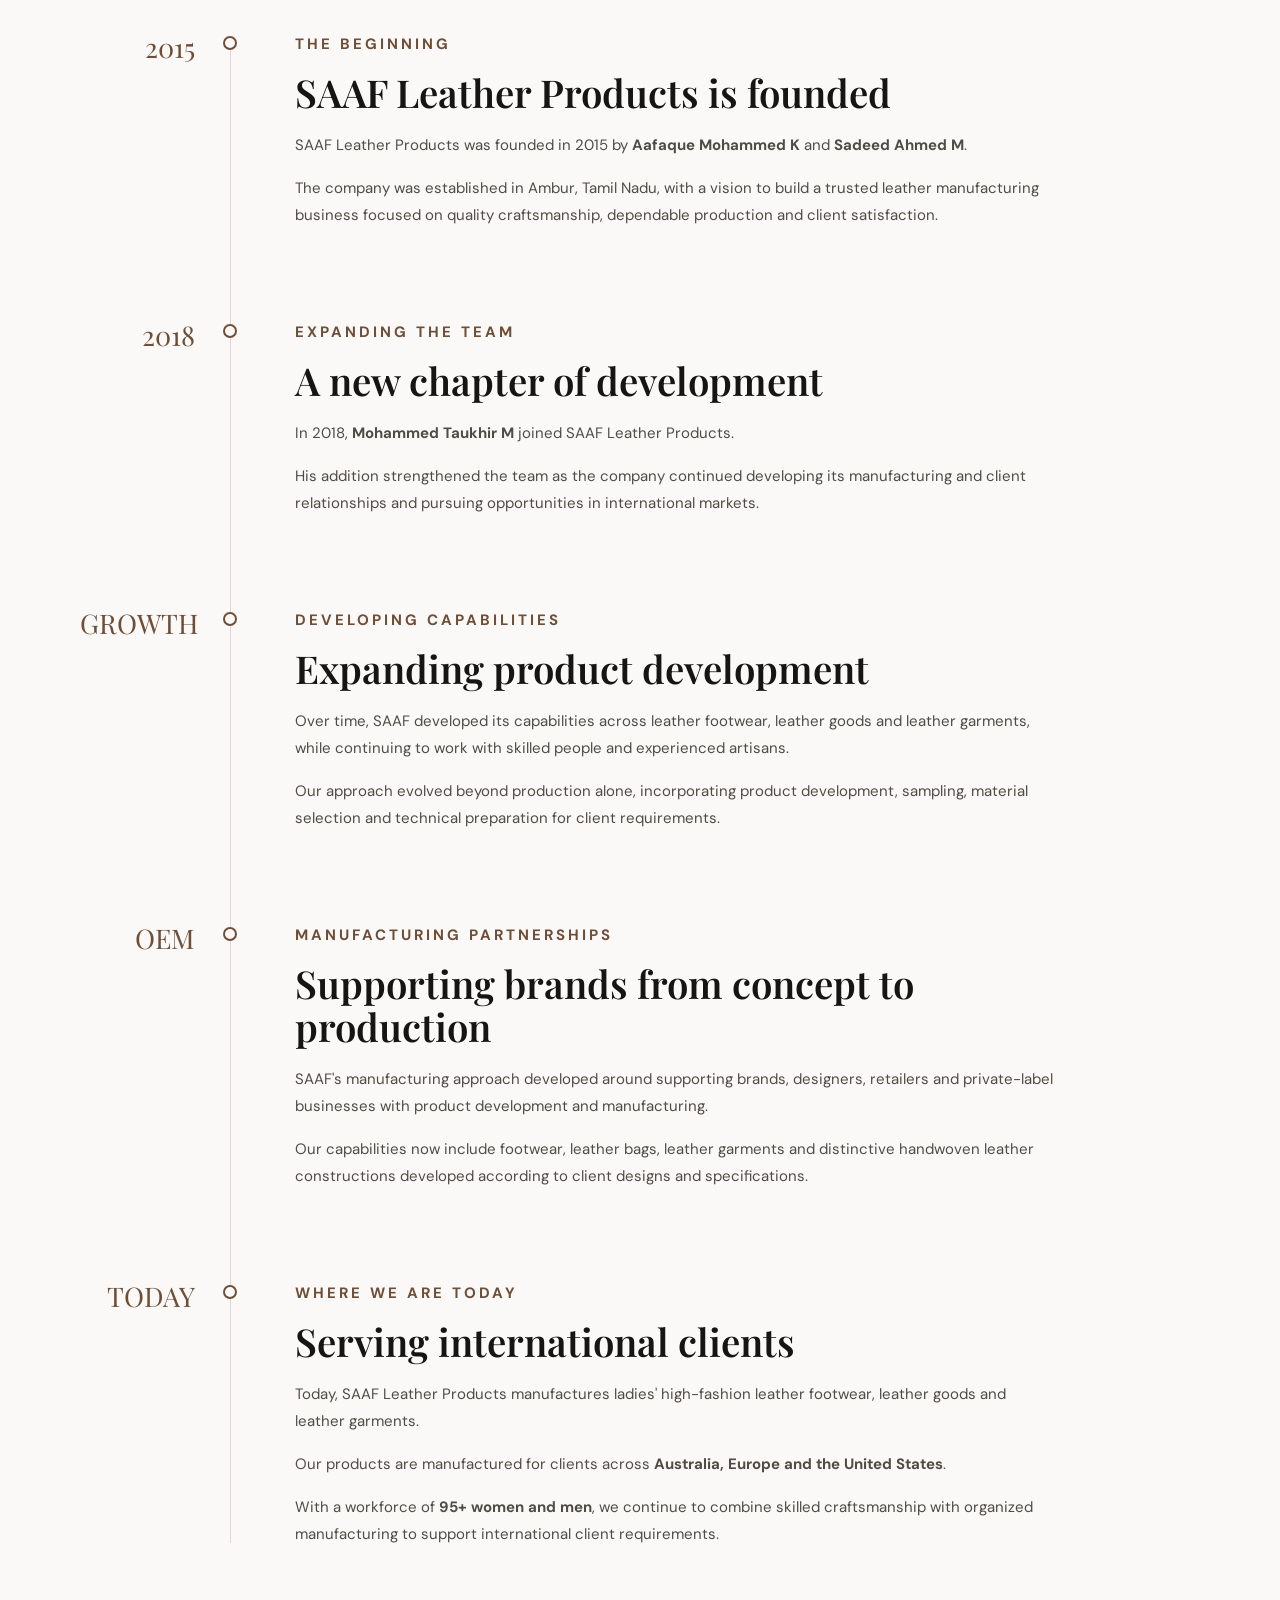
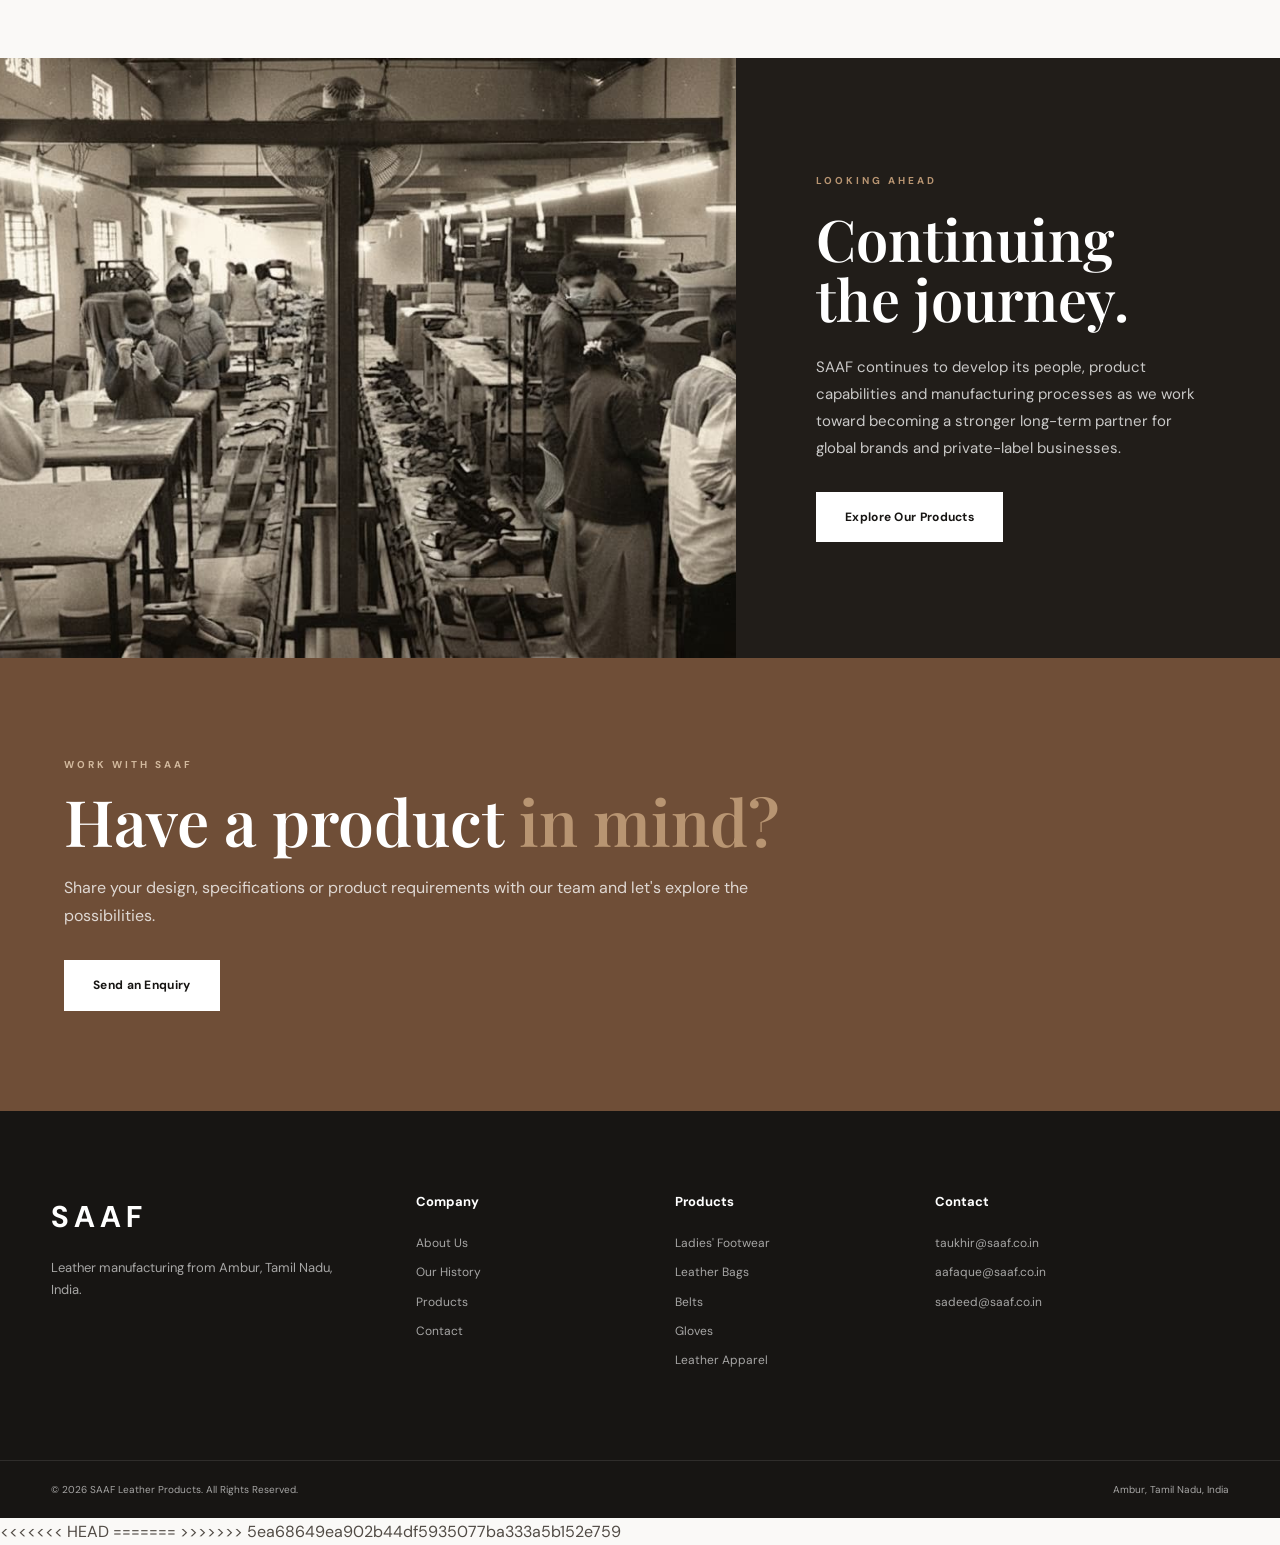
<file: history.html>
<!DOCTYPE html>
<html lang="en">

<head>

    <meta charset="UTF-8">
    <meta name="viewport" content="width=device-width, initial-scale=1.0">

    <title>Our History | SAAF Leather Products</title>

    <link rel="stylesheet" href="css/style.css">

    <link href="https://fonts.googleapis.com/css2?family=DM+Sans:wght@400;500;600;700&family=Playfair+Display:wght@500;600;700&display=swap"
          rel="stylesheet">

</head>


<body>

<header class="header">

    <div class="container nav-container">

        <a href="index.html" class="logo">
            <img src="images/logo.PNG" alt="SAAF Leather Products">
            <span>SAAF LEATHER PRODUCTS</span>
        </a>

        <button class="menu-toggle"
                aria-label="Open navigation menu">
            ☰
        </button>

        <nav class="nav">

            <a href="index.html">Home</a>
            <a href="about.html">About Us</a>
            <a href="history.html" class="active">Our History</a>
            <a href="products.html">Products</a>
            <a href="contact.html">Contact</a>

        </nav>

    </div>

</header>


<main>


<!-- =========================================
     PAGE HERO
========================================= -->

<section class="page-hero">

    <div class="container">

        <p class="eyebrow">OUR JOURNEY</p>

        <h1>
            Built Over Time.<br>
            <span>Focused on What Comes Next.</span>
        </h1>

        <p>
            From our beginnings in Ambur to serving clients
            across international markets, our journey has been
            shaped by people, craftsmanship and continuous development.
        </p>

    </div>

</section>



<!-- =========================================
     INTRO
========================================= -->

<section class="section history-intro-section">

    <div class="container history-intro">

        <p class="eyebrow dark">THE SAAF STORY</p>

        <h2>
            A manufacturing journey built on
            <span>quality, capability and trust.</span>
        </h2>

        <p>
            Established in 2015, SAAF Leather Products began with
            a clear vision to build a dependable leather manufacturing
            business from Ambur, Tamil Nadu.
        </p>

        <p>
            Since then, we have continued to develop our people,
            manufacturing capabilities and approach to product
            development while working with clients in international
            markets.
        </p>

    </div>

</section>



<!-- =========================================
     TIMELINE
========================================= -->

<section class="history-timeline-section">

    <div class="container">

        <div class="center-heading">

            <p class="eyebrow dark">OUR JOURNEY</p>

            <h2>
                From foundation to
                <span>global manufacturing.</span>
            </h2>

            <p>
                Key stages in the development of SAAF Leather Products.
            </p>

        </div>


        <div class="timeline">


            <!-- 2015 -->

            <div class="timeline-item">

                <div class="timeline-year">
                    2015
                </div>

                <div class="timeline-content">

                    <p class="eyebrow dark">
                        THE BEGINNING
                    </p>

                    <h3>
                        SAAF Leather Products is founded
                    </h3>

                    <p>
                        SAAF Leather Products was founded in 2015 by
                        <strong>Aafaque Mohammed K</strong> and
                        <strong>Sadeed Ahmed M</strong>.
                    </p>

                    <p>
                        The company was established in Ambur, Tamil Nadu,
                        with a vision to build a trusted leather manufacturing
                        business focused on quality craftsmanship,
                        dependable production and client satisfaction.
                    </p>

                </div>

            </div>



            <!-- 2018 -->

            <div class="timeline-item">

                <div class="timeline-year">
                    2018
                </div>

                <div class="timeline-content">

                    <p class="eyebrow dark">
                        EXPANDING THE TEAM
                    </p>

                    <h3>
                        A new chapter of development
                    </h3>

                    <p>
                        In 2018, <strong>Mohammed Taukhir M</strong>
                        joined SAAF Leather Products.
                    </p>

                    <p>
                        His addition strengthened the team as the company
                        continued developing its manufacturing and client
                        relationships and pursuing opportunities in
                        international markets.
                    </p>

                </div>

            </div>



            <!-- DEVELOPMENT -->

            <div class="timeline-item">

                <div class="timeline-year">
                    GROWTH
                </div>

                <div class="timeline-content">

                    <p class="eyebrow dark">
                        DEVELOPING CAPABILITIES
                    </p>

                    <h3>
                        Expanding product development
                    </h3>

                    <p>
                        Over time, SAAF developed its capabilities across
                        leather footwear, leather goods and leather garments,
                        while continuing to work with skilled people and
                        experienced artisans.
                    </p>

                    <p>
                        Our approach evolved beyond production alone,
                        incorporating product development, sampling,
                        material selection and technical preparation
                        for client requirements.
                    </p>

                </div>

            </div>



            <!-- OEM -->

            <div class="timeline-item">

                <div class="timeline-year">
                    OEM
                </div>

                <div class="timeline-content">

                    <p class="eyebrow dark">
                        MANUFACTURING PARTNERSHIPS
                    </p>

                    <h3>
                        Supporting brands from concept to production
                    </h3>

                    <p>
                        SAAF's manufacturing approach developed around
                        supporting brands, designers, retailers and
                        private-label businesses with product development
                        and manufacturing.
                    </p>

                    <p>
                        Our capabilities now include footwear, leather bags,
                        leather garments and distinctive handwoven leather
                        constructions developed according to client
                        designs and specifications.
                    </p>

                </div>

            </div>



            <!-- TODAY -->

            <div class="timeline-item">

                <div class="timeline-year">
                    TODAY
                </div>

                <div class="timeline-content">

                    <p class="eyebrow dark">
                        WHERE WE ARE TODAY
                    </p>

                    <h3>
                        Serving international clients
                    </h3>

                    <p>
                        Today, SAAF Leather Products manufactures
                        ladies' high-fashion leather footwear,
                        leather goods and leather garments.
                    </p>

                    <p>
                        Our products are manufactured for clients
                        across <strong>Australia, Europe and the
                        United States</strong>.
                    </p>

                    <p>
                        With a workforce of <strong>95+ women and men</strong>,
                        we continue to combine skilled craftsmanship
                        with organized manufacturing to support
                        international client requirements.
                    </p>

                </div>

            </div>


        </div>

    </div>

</section>






<!-- =========================================
     HISTORY IMAGE / LOOKING AHEAD
========================================= -->

<section class="history-image-section">

    <img src="images/history.jpg"
         alt="SAAF Leather Products manufacturing journey">

    <div>

        <p class="eyebrow">
            LOOKING AHEAD
        </p>

        <h2>
            Continuing the journey.
        </h2>

        <p>
            SAAF continues to develop its people, product capabilities
            and manufacturing processes as we work toward becoming
            a stronger long-term partner for global brands and
            private-label businesses.
        </p>

        <a href="products.html" class="btn btn-light">
            Explore Our Products
        </a>

    </div>

</section>



<!-- =========================================
     CTA
========================================= -->

<section class="cta-section">

    <div class="container">

        <p class="eyebrow">
            WORK WITH SAAF
        </p>

        <h2>
            Have a product
            <span>in mind?</span>
        </h2>

        <p>
            Share your design, specifications or product requirements
            with our team and let's explore the possibilities.
        </p>

        <a href="contact.html" class="btn btn-light">
            Send an Enquiry
        </a>

    </div>

</section>


</main>



<!-- =========================================
     FOOTER
========================================= -->

<footer class="footer">

    <div class="container footer-grid">


        <div>

            <div class="footer-logo">
                SAAF
            </div>

            <p>
                Leather manufacturing from Ambur,
                Tamil Nadu, India.
            </p>

        </div>



        <div>

            <h4>Company</h4>

            <a href="about.html">
                About Us
            </a>

            <a href="history.html">
                Our History
            </a>

            <a href="products.html">
                Products
            </a>

            <a href="contact.html">
                Contact
            </a>

        </div>



        <div>

            <h4>Products</h4>

            <a href="products.html#footwear">
                Ladies' Footwear
            </a>

            <a href="products.html#bags">
                Leather Bags
            </a>

            <a href="products.html#belts">
                Belts
            </a>

            <a href="products.html#gloves">
                Gloves
            </a>

            <a href="products.html#apparel">
                Leather Apparel
            </a>

        </div>



        <div>

            <h4>Contact</h4>

            <a href="mailto:taukhir@saaf.co.in">
                taukhir@saaf.co.in
            </a>

            <a href="mailto:aafaque@saaf.co.in">
                aafaque@saaf.co.in
            </a>

            <a href="mailto:sadeed@saaf.co.in">
                sadeed@saaf.co.in
            </a>

        </div>


    </div>



    <div class="footer-bottom">

        <div class="container">

            <span>
                © 2026 SAAF Leather Products.
                All Rights Reserved.
            </span>

            <span>
                Ambur, Tamil Nadu, India
            </span>

        </div>

    </div>

</footer>



<script src="js/script.js"></script>

</body>
<<<<<<< HEAD

</html>
=======
</html>
>>>>>>> 5ea68649ea902b44df5935077ba333a5b152e759
</file>
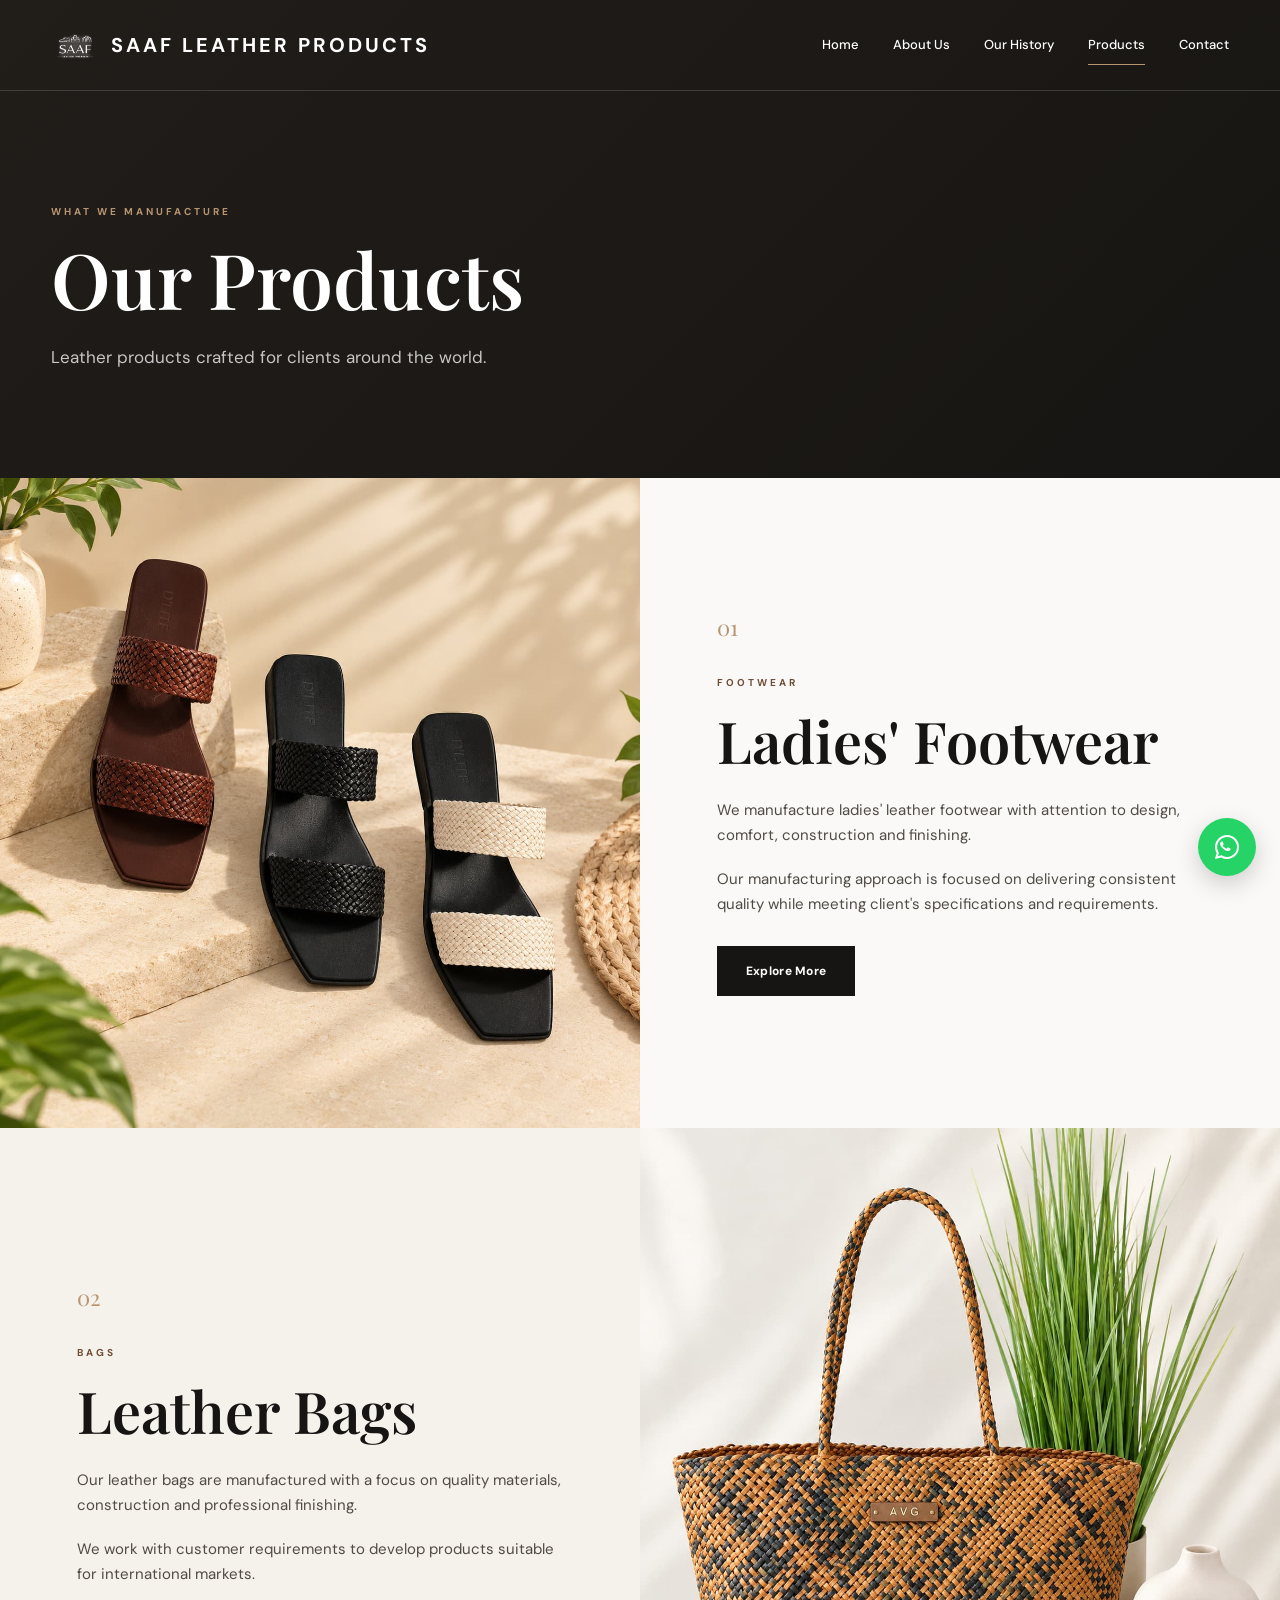
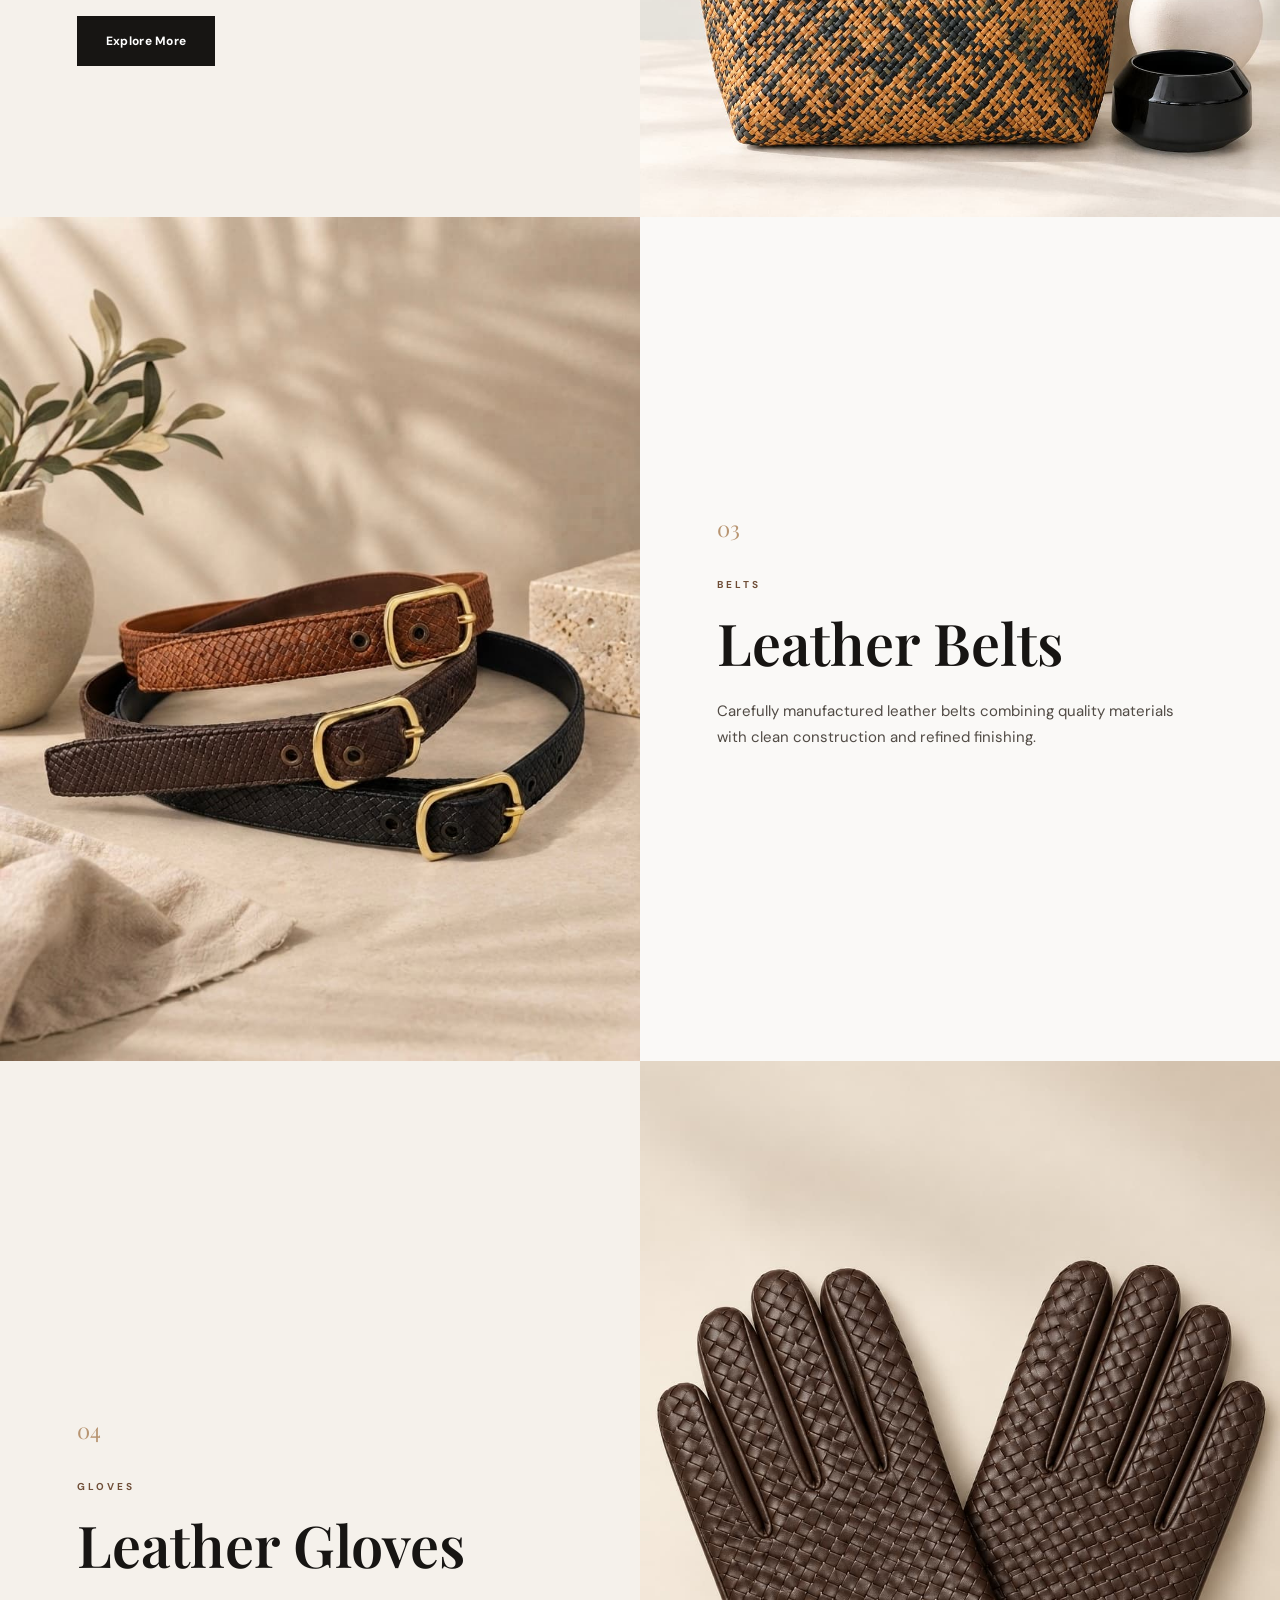
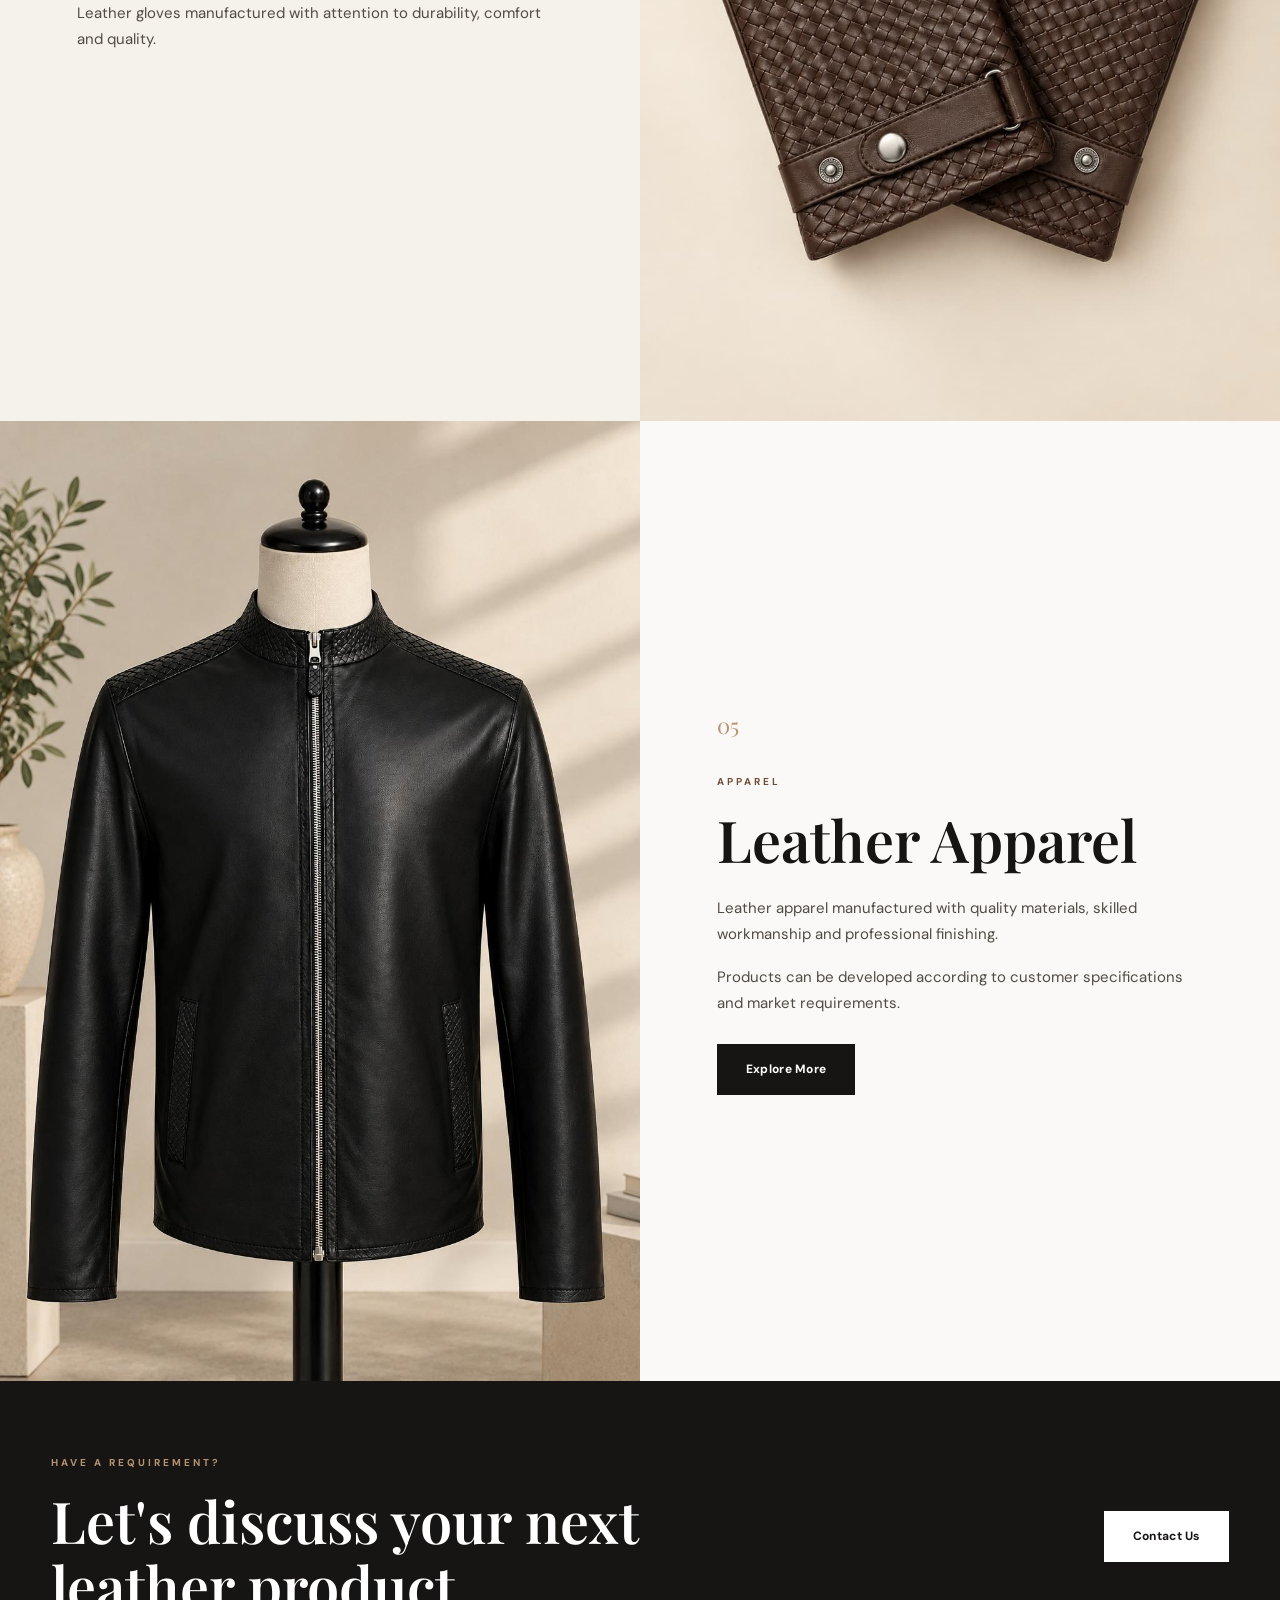
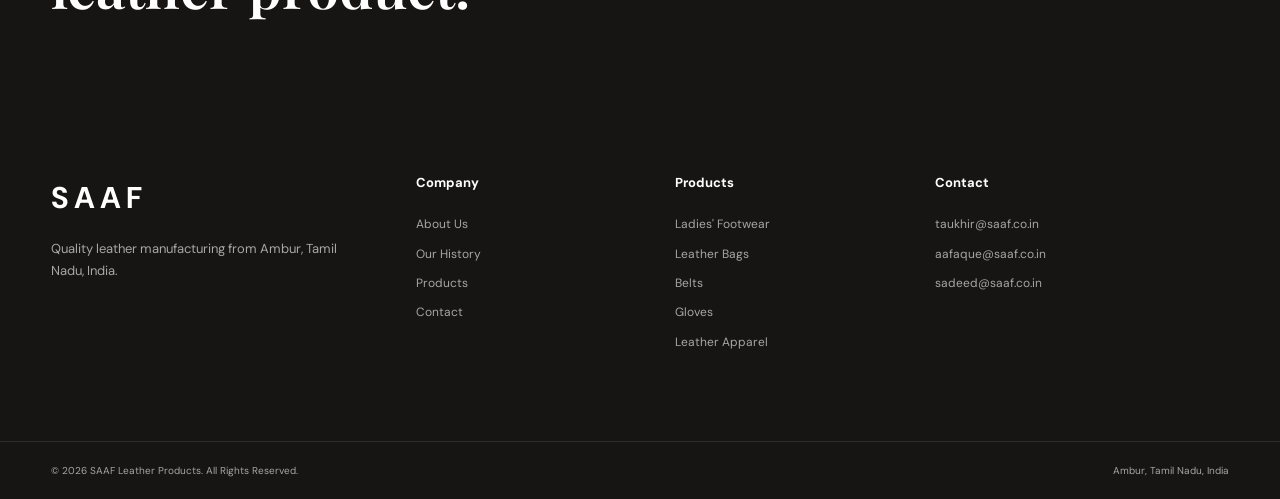
<file: products.html>
<!DOCTYPE html>
<html lang="en">

<head>

    <meta charset="UTF-8">
    <meta name="viewport" content="width=device-width, initial-scale=1.0">

    <title>Products | SAAF Leather Products</title>

    <link rel="stylesheet" href="css/style.css">

    <link href="https://fonts.googleapis.com/css2?family=DM+Sans:wght@400;500;600;700&family=Playfair+Display:wght@500;600;700&display=swap"
          rel="stylesheet">

</head>


<body>

<header class="header">

    <div class="container nav-container">

        <a href="index.html" class="logo">
            <img src="images/logo.PNG" alt="SAAF Leather Products">
            <span>SAAF LEATHER PRODUCTS</span>
        </a>

        <button class="menu-toggle" aria-label="Open navigation menu">☰</button>

        <nav class="nav">

            <a href="index.html">Home</a>
            <a href="about.html">About Us</a>
            <a href="history.html">Our History</a>
            <a href="products.html" class="active">Products</a>
            <a href="contact.html">Contact</a>

        </nav>

    </div>

</header>


<main>


<!-- PAGE HERO -->

<section class="page-hero">

    <div class="container">

        <p class="eyebrow">WHAT WE MANUFACTURE</p>

        <h1>Our Products</h1>

        <p>
            Leather products crafted for
            clients around the world.
        </p>

    </div>

</section>



<!-- FOOTWEAR -->

<section class="product-detail-section" id="footwear">

    <div class="product-detail-image">

        <img src="images/footwear.jpg"
             alt="Ladies Leather Footwear"
             loading="lazy">

    </div>

    <div class="product-detail-content">

        <span class="product-index">01</span>

        <p class="eyebrow dark">FOOTWEAR</p>

        <h2>Ladies' Footwear</h2>

        <p>
            We manufacture ladies' leather footwear with attention
            to design, comfort, construction and finishing.
        </p>

        <p>
            Our manufacturing approach is focused on delivering
            consistent quality while meeting client's specifications
            and requirements.
        </p>

        <a href="footwear.html" class="btn btn-dark">
            Explore More
        </a>

    </div>

</section>



<!-- BAGS -->

<section class="product-detail-section reverse" id="bags">

    <div class="product-detail-image">

        <img src="images/bags.jpg"
             alt="Leather Bags"
             loading="lazy">

    </div>

    <div class="product-detail-content">

        <span class="product-index">02</span>

        <p class="eyebrow dark">BAGS</p>

        <h2>Leather Bags</h2>

        <p>
            Our leather bags are manufactured with a focus on
            quality materials, construction and professional finishing.
        </p>

        <p>
            We work with customer requirements to develop products
            suitable for international markets.
        </p>

        <a href="bags.html" class="btn btn-dark">
            Explore More
        </a>

    </div>

</section>



<!-- BELTS -->

<section class="product-detail-section" id="belts">

    <div class="product-detail-image">

        <img src="images/belts.jpg"
             alt="Leather Belts"
             loading="lazy">

    </div>

    <div class="product-detail-content">

        <span class="product-index">03</span>

        <p class="eyebrow dark">BELTS</p>

        <h2>Leather Belts</h2>

        <p>
            Carefully manufactured leather belts combining quality
            materials with clean construction and refined finishing.
        </p>

    </div>

</section>



<!-- GLOVES -->

<section class="product-detail-section reverse" id="gloves">

    <div class="product-detail-image">

        <img src="images/gloves.jpg"
             alt="Leather Gloves"
             loading="lazy">

    </div>

    <div class="product-detail-content">

        <span class="product-index">04</span>

        <p class="eyebrow dark">GLOVES</p>

        <h2>Leather Gloves</h2>

        <p>
            Leather gloves manufactured with attention to
            durability, comfort and quality.
        </p>

    </div>

</section>



<!-- APPAREL -->

<section class="product-detail-section" id="apparel">

    <div class="product-detail-image">

        <img src="images/apparel.jpg"
             alt="Leather Apparel"
             loading="lazy">

    </div>

    <div class="product-detail-content">

        <span class="product-index">05</span>

        <p class="eyebrow dark">APPAREL</p>

        <h2>Leather Apparel</h2>

        <p>
            Leather apparel manufactured with quality materials,
            skilled workmanship and professional finishing.
        </p>

        <p>
            Products can be developed according to customer
            specifications and market requirements.
        </p>

        <a href="apparel.html" class="btn btn-dark">
            Explore More
        </a>

    </div>

</section>



<!-- CTA -->

<section class="cta">

    <div class="container cta-inner">

        <div>

            <p class="eyebrow">HAVE A REQUIREMENT?</p>

            <h2>
                Let's discuss your next
                leather product.
            </h2>

        </div>

        <a href="contact.html" class="btn btn-light">
            Contact Us
        </a>

    </div>

</section>

</main>



<!-- FOOTER -->

<footer class="footer">

    <div class="container footer-grid">

        <div>

            <div class="footer-logo">SAAF</div>

            <p>
                Quality leather manufacturing from Ambur,
                Tamil Nadu, India.
            </p>

        </div>


        <div>

            <h4>Company</h4>

            <a href="about.html">About Us</a>
            <a href="history.html">Our History</a>
            <a href="products.html">Products</a>
            <a href="contact.html">Contact</a>

        </div>


        <div>

            <h4>Products</h4>

            <a href="#footwear">Ladies' Footwear</a>
            <a href="#bags">Leather Bags</a>
            <a href="#belts">Belts</a>
            <a href="#gloves">Gloves</a>
            <a href="#apparel">Leather Apparel</a>

        </div>


        <div>

            <h4>Contact</h4>

            <a href="mailto:taukhir@saaf.co.in">
                taukhir@saaf.co.in
            </a>

            <a href="mailto:aafaque@saaf.co.in">
                aafaque@saaf.co.in
            </a>

            <a href="mailto:sadeed@saaf.co.in">
                sadeed@saaf.co.in
            </a>

        </div>

    </div>


    <div class="footer-bottom">

        <div class="container">

            <span>
                © 2026 SAAF Leather Products. All Rights Reserved.
            </span>

            <span>
                Ambur, Tamil Nadu, India
            </span>

        </div>

    </div>

</footer>



<script src="js/script.js"></script>

</body>

</html>
</file>
<file: css/style.css>
:root {
    --black: #171513;
    --dark: #211d19;
    --dark-soft: #2a2520;

    --brown: #6f4e37;
    --brown-dark: #553a29;
    --tan: #b89572;
    --tan-light: #d2b99e;

    --cream: #f5f1eb;
    --light: #faf9f7;
    --white: #ffffff;

    --text: #514b45;
    --muted: #77716b;

    --border: #ded8d0;
    --border-dark: rgba(255, 255, 255, .14);

    --serif: "Playfair Display", Georgia, serif;
    --sans: "DM Sans", Arial, sans-serif;

    --container: 1240px;

    --transition: .3s ease;
}


/* =========================================================
   RESET
========================================================= */

* {
    margin: 0;
    padding: 0;
    box-sizing: border-box;
}

html {
    scroll-behavior: smooth;
}

body {
    font-family: var(--sans);
    color: var(--text);
    background: var(--light);
    line-height: 1.7;
    overflow-x: hidden;
}

img {
    display: block;
    width: 100%;
}

a {
    color: inherit;
    text-decoration: none;
}

button,
input,
textarea,
select {
    font-family: inherit;
}

button {
    cursor: pointer;
}

.container {
    width: min(92%, var(--container));
    margin: 0 auto;
}


/* =========================================================
   TYPOGRAPHY
========================================================= */

h1,
h2,
h3,
h4 {
    margin: 0;
}

h2 {
    font-family: var(--serif);
    color: var(--black);
    font-size: clamp(38px, 4.5vw, 62px);
    line-height: 1.12;
    font-weight: 600;
}

h2 span {
    color: var(--tan);
}

p {
    font-size: 15px;
}

.eyebrow {
    font-size: 10px;
    line-height: 1.4;
    letter-spacing: 3px;
    text-transform: uppercase;
    font-weight: 700;
    margin-bottom: 18px;
    color: var(--tan);
}

.eyebrow.dark {
    color: var(--brown);
}


/* =========================================================
   BUTTONS
========================================================= */

.btn {
    display: inline-flex;
    align-items: center;
    justify-content: center;
    gap: 8px;

    min-height: 50px;
    padding: 14px 28px;

    border: 1px solid transparent;

    font-size: 12px;
    font-weight: 700;
    letter-spacing: .3px;

    transition:
        background var(--transition),
        color var(--transition),
        border-color var(--transition),
        transform var(--transition);
}

.btn:hover {
    transform: translateY(-2px);
}

.btn-light {
    background: var(--white);
    color: var(--black);
}

.btn-light:hover {
    background: var(--tan);
    color: var(--white);
}

.btn-outline {
    border-color: rgba(255, 255, 255, .65);
    color: var(--white);
    background: transparent;
}

.btn-outline:hover {
    background: var(--white);
    color: var(--black);
    border-color: var(--white);
}

.btn-dark {
    background: var(--black);
    color: var(--white);
}

.btn-dark:hover {
    background: var(--brown);
}

.text-link {
    display: inline-flex;
    align-items: center;
    gap: 5px;

    margin-top: 15px;

    color: var(--brown);
    font-size: 12px;
    font-weight: 700;

    transition:
        color var(--transition),
        transform var(--transition);
}

.text-link:hover {
    color: var(--black);
    transform: translateX(4px);
}


/* =========================================================
   HEADER
========================================================= */

.header {
    position: absolute;
    top: 0;
    left: 0;
    z-index: 100;

    width: 100%;

    border-bottom: 1px solid rgba(255, 255, 255, .15);
}

.nav-container {
    height: 90px;

    display: flex;
    align-items: center;
    justify-content: space-between;
}

.logo {
    display: flex;
    align-items: center;
    gap: 12px;

    color: var(--white);

    font-size: 20px;
    font-weight: 700;
    letter-spacing: 3px;

    white-space: nowrap;
}

.logo img {
    width: 48px;
    height: 48px;
    object-fit: contain;
}

.nav {
    display: flex;
    align-items: center;
    gap: 34px;
}

.nav a {
    position: relative;

    color: var(--white);

    font-size: 13px;
    font-weight: 500;
}

.nav a::after {
    content: "";

    position: absolute;
    left: 0;
    bottom: -9px;

    width: 0;
    height: 1px;

    background: var(--tan);

    transition: width var(--transition);
}

.nav a:hover::after,
.nav a.active::after {
    width: 100%;
}

.menu-toggle {
    display: none;

    width: 42px;
    height: 42px;

    border: 1px solid rgba(255, 255, 255, .25);

    background: transparent;
    color: var(--white);

    font-size: 24px;
    line-height: 1;
}


/* =========================================================
   HERO
========================================================= */

.hero {
    position: relative;

    height: 100vh;
    min-height: 680px;

    overflow: hidden;

    color: var(--white);
}

.hero > img {
    position: absolute;
    inset: 0;

    width: 100%;
    height: 100%;

    object-fit: cover;
}

.hero-overlay {
    position: absolute;
    inset: 0;

    background:
        linear-gradient(
            90deg,
            rgba(15, 12, 10, .90) 0%,
            rgba(15, 12, 10, .58) 42%,
            rgba(15, 12, 10, .20) 100%
        );
}

.hero-content {
    position: relative;
    z-index: 2;

    padding-top: 230px;
}

.hero h1 {
    max-width: 900px;

    font-family: var(--serif);

    font-size: clamp(50px, 7vw, 92px);
    line-height: 1.02;

    font-weight: 600;

    letter-spacing: -.8px;
}

.hero h1 span {
    color: var(--tan);
}

.hero-text {
    max-width: 620px;

    margin: 30px 0;

    color: rgba(255, 255, 255, .86);

    font-size: 17px;
    line-height: 1.8;
}

.hero-buttons {
    display: flex;
    flex-wrap: wrap;
    gap: 12px;
}


/* =========================================================
   GENERAL SECTIONS
========================================================= */

.section {
    padding: 110px 0;
}

.intro {
    background: var(--cream);
}

.two-column {
    display: grid;
    grid-template-columns: 1fr 1fr;

    gap: 90px;

    align-items: start;
}

.intro p {
    margin-bottom: 20px;
    font-size: 16px;
}

.center-heading {
    max-width: 760px;

    margin: 0 auto 65px;

    text-align: center;
}

.center-heading h2 {
    margin-bottom: 18px;
}

.center-heading > p:last-child {
    max-width: 620px;
    margin: 0 auto;
}


/* =========================================================
   OEM / CAPABILITIES
========================================================= */

.capabilities-section {
    background: var(--light);
}

.capabilities-grid {
    display: grid;
    grid-template-columns: repeat(3, 1fr);

    border-top: 1px solid var(--border);
    border-left: 1px solid var(--border);
}

.capability-card {
    padding: 40px 35px;

    border-right: 1px solid var(--border);
    border-bottom: 1px solid var(--border);

    background: var(--white);

    transition:
        background var(--transition),
        transform var(--transition);
}

.capability-card:hover {
    background: var(--cream);
}

.capability-number {
    display: block;

    margin-bottom: 25px;

    color: var(--tan);

    font-family: var(--serif);
    font-size: 18px;
}

.capability-card h3 {
    color: var(--black);

    font-family: var(--serif);
    font-size: 29px;

    margin-bottom: 12px;
}

.capability-card p {
    color: var(--text);
    font-size: 14px;
    margin-bottom: 5px;
}


/* =========================================================
   PRODUCT GRID
========================================================= */

.products-section {
    background: var(--light);
}

.section-heading {
    display: flex;
    align-items: end;
    justify-content: space-between;

    gap: 30px;

    margin-bottom: 50px;
}

.section-heading h2 {
    margin-top: 10px;
}

.product-grid {
    display: grid;
    grid-template-columns: repeat(3, 1fr);

    gap: 20px;
}

.product-card {
    position: relative;

    min-height: 430px;

    overflow: hidden;

    background: var(--white);
}

.product-card img {
    width: 100%;
    height: 430px;

    object-fit: cover;

    transition: transform .6s ease;
}

.product-card:hover img {
    transform: scale(1.04);
}

.product-card::after {
    content: "";

    position: absolute;
    inset: 0;

    background:
        linear-gradient(
            transparent 30%,
            rgba(0, 0, 0, .88) 100%
        );
}

.product-card-content {
    position: absolute;

    left: 0;
    bottom: 0;

    z-index: 2;

    width: 100%;

    padding: 30px;

    color: var(--white);
}

.product-card-content > span {
    color: var(--tan);

    font-size: 11px;
    letter-spacing: 1.5px;
    text-transform: uppercase;
}

.product-card h3 {
    margin: 5px 0;

    font-family: var(--serif);
    font-size: 29px;
}

.product-card p {
    color: rgba(255, 255, 255, .78);
    font-size: 13px;
}

.product-card .btn {
    margin-top: 15px;
}


/* =========================================================
   GLOBAL MARKETS
========================================================= */

.global-section {
    display: grid;
    grid-template-columns: 1.1fr 1fr;

    background: var(--dark);

    color: var(--white);
}

.global-image {
    min-height: 650px;
}

.global-image img {
    width: 100%;
    height: 100%;
    object-fit: cover;
}

.global-content {
    display: flex;
    flex-direction: column;
    justify-content: center;

    padding: 100px 10%;
}

.global-content h2 {
    margin-bottom: 25px;
    color: var(--white);
}

.global-content > p {
    max-width: 550px;
}

.markets {
    display: flex;

    gap: 45px;

    margin-top: 50px;
}

.markets div {
    padding-left: 20px;

    border-left: 1px solid rgba(255, 255, 255, .25);
}

.markets strong,
.markets span {
    display: block;
}

.markets strong {
    font-family: var(--serif);
    font-size: 25px;
    color: var(--white);
}

.markets span {
    margin-top: 3px;

    font-size: 10px;
    text-transform: uppercase;
    letter-spacing: 2px;

    opacity: .6;
}


/* =========================================================
   FEATURES / PROCESS
========================================================= */

.features {
    display: grid;
    grid-template-columns: repeat(4, 1fr);

    border-top: 1px solid var(--border);
}

.feature {
    min-height: 230px;

    padding: 35px 25px;

    border-right: 1px solid var(--border);
}

.feature:last-child {
    border-right: 0;
}

.feature-number {
    display: block;

    margin-bottom: 25px;

    color: var(--tan);

    font-family: var(--serif);
    font-size: 20px;
}

.feature h3 {
    margin-bottom: 12px;

    color: var(--black);

    font-size: 17px;
}

.feature p {
    font-size: 13px;
}


/* =========================================================
   DEVELOPMENT PROCESS
========================================================= */

.development-section {
    background: var(--cream);
}

.development-grid {
    display: grid;
    grid-template-columns: repeat(4, 1fr);

    border-top: 1px solid var(--border);
}

.development-item {
    position: relative;

    padding: 35px 25px 40px;

    border-right: 1px solid var(--border);
}

.development-item:last-child {
    border-right: 0;
}

.development-item::before {
    content: "";

    position: absolute;

    top: -1px;
    left: 0;

    width: 45px;
    height: 2px;

    background: var(--tan);
}

.development-item span {
    display: block;

    margin-bottom: 20px;

    color: var(--brown);

    font-size: 10px;
    font-weight: 700;
    letter-spacing: 2px;
    text-transform: uppercase;
}

.development-item h3 {
    margin-bottom: 12px;

    color: var(--black);

    font-family: var(--serif);
    font-size: 23px;
}

.development-item p {
    font-size: 13px;
}

.development-link {
    margin-top: 18px;
}


/* =========================================================
   SAMPLING PROCESS
========================================================= */

.sampling-process-section {
    background: var(--white);
}

.sampling-process-image {
    max-width: 1100px;

    margin: 0 auto;

    border: 1px solid var(--border);

    background: var(--white);

    overflow: hidden;
}

.sampling-process-image img {
    width: 100%;
    height: auto;
}


/* =========================================================
   MISSION / RESPONSIBILITY
========================================================= */

.mission {
    padding: 110px 0;

    background: var(--brown);

    color: var(--white);
}

.mission-inner {
    max-width: 900px;
}

.mission h2 {
    margin-bottom: 30px;
    color: var(--white);
}

.mission p:not(.eyebrow) {
    max-width: 760px;
    margin-bottom: 18px;
}

.responsibility-section {
    background: var(--dark);
    color: var(--white);
}

.responsibility-section h2 {
    color: var(--white);
}

.responsibility-grid {
    display: grid;
    grid-template-columns: repeat(3, 1fr);

    border-top: 1px solid var(--border-dark);
}

.responsibility-item {
    padding: 40px 30px;

    border-right: 1px solid var(--border-dark);
}

.responsibility-item:last-child {
    border-right: 0;
}

.responsibility-item span {
    display: block;

    margin-bottom: 20px;

    color: var(--tan);

    font-size: 11px;
    font-weight: 700;
    letter-spacing: 2px;
    text-transform: uppercase;
}

.responsibility-item h3 {
    margin-bottom: 12px;

    color: var(--white);

    font-family: var(--serif);
    font-size: 25px;
}

.responsibility-item p {
    color: rgba(255, 255, 255, .68);
    font-size: 13px;
}


/* =========================================================
   CAPACITY
========================================================= */

.capacity-section {
    background: var(--cream);
}

.capacity-grid {
    display: grid;
    grid-template-columns: repeat(4, 1fr);

    border-top: 1px solid var(--border);
    border-left: 1px solid var(--border);
}

.capacity-card {
    padding: 45px 25px;

    text-align: center;

    background: var(--white);

    border-right: 1px solid var(--border);
    border-bottom: 1px solid var(--border);
}

.capacity-card strong {
    display: block;

    color: var(--black);

    font-family: var(--serif);
    font-size: clamp(38px, 4vw, 54px);
    font-weight: 600;

    line-height: 1;
}

.capacity-card span {
    display: block;

    margin-top: 15px;

    color: var(--muted);

    font-size: 11px;
    line-height: 1.6;
    text-transform: uppercase;
    letter-spacing: 1.5px;
}

.capacity-note {
    max-width: 750px;

    margin: 25px auto 0;

    text-align: center;

    color: var(--muted);

    font-size: 12px;
}


/* =========================================================
   QUALITY
========================================================= */

.quality-section {
    background: var(--white);
}

.quality-lead {
    max-width: 850px;

    margin: 0 auto;

    text-align: center;

    font-family: var(--serif);
    font-size: clamp(24px, 3vw, 38px);
    line-height: 1.45;

    color: var(--black);
}


/* =========================================================
   CERTIFICATIONS
========================================================= */

.certifications-section {
    background: var(--light);
}

.certifications-grid {
    display: grid;
    grid-template-columns: repeat(4, 1fr);

    border-top: 1px solid var(--border);
    border-left: 1px solid var(--border);
}

.certification-card {
    min-height: 250px;

    padding: 35px 28px;

    background: var(--white);

    border-right: 1px solid var(--border);
    border-bottom: 1px solid var(--border);
}

.certification-card span {
    display: block;

    margin-bottom: 18px;

    color: var(--tan);

    font-size: 11px;
    font-weight: 700;
    letter-spacing: 2px;
    text-transform: uppercase;
}

.certification-card h3 {
    margin-bottom: 12px;

    color: var(--black);

    font-family: var(--serif);
    font-size: 24px;
}

.certification-card p {
    font-size: 13px;
}


/* =========================================================
   HISTORY PREVIEW
========================================================= */

.history-preview {
    background: var(--cream);
}

.timeline-mini {
    margin-bottom: 20px;

    border-left: 1px solid var(--border);
}

.timeline-mini > div {
    padding: 0 0 30px 30px;
}

.timeline-mini strong {
    color: var(--brown);

    font-family: var(--serif);
    font-size: 27px;
}

.timeline-mini p {
    margin-top: 5px;
}


/* =========================================================
   PAGE HERO
========================================================= */

.page-hero {
    background:
        linear-gradient(
            135deg,
            var(--dark),
            var(--black)
        );

    color: var(--white);

    padding: 205px 0 105px;
}

.page-hero h1 {
    max-width: 850px;

    margin-bottom: 22px;

    font-family: var(--serif);

    font-size: clamp(48px, 6vw, 78px);
    line-height: 1.08;

    font-weight: 600;
}

.page-hero h1 span {
    color: var(--tan);
}

.page-hero p:last-child {
    max-width: 650px;

    color: rgba(255, 255, 255, .75);

    font-size: 17px;
    line-height: 1.8;
}


/* =========================================================
   ABOUT
========================================================= */

.about-layout {
    display: grid;
    grid-template-columns: 1fr 1fr;

    gap: 90px;

    align-items: center;
}

.about-image {
    width: 100%;
    height: 650px;

    object-fit: cover;
}

.about-text h2 {
    margin-bottom: 30px;
}

.about-text p {
    margin-bottom: 20px;
}

.dark-section {
    padding: 110px 0;

    background: var(--dark);

    color: var(--white);
}

.dark-section h2 {
    color: var(--white);
}

.mission-cards {
    display: grid;
    grid-template-columns: 1fr 1fr;

    gap: 20px;
}

.mission-card {
    padding: 45px;

    border: 1px solid var(--border-dark);
}

.mission-card span {
    color: var(--tan);

    font-size: 10px;
    letter-spacing: 3px;
    text-transform: uppercase;
}

.mission-card h3 {
    margin: 15px 0;

    color: var(--white);

    font-family: var(--serif);
    font-size: 32px;
}

.market-grid {
    display: grid;
    grid-template-columns: repeat(3, 1fr);

    gap: 20px;
}

.market-card {
    padding: 45px;

    border: 1px solid var(--border);

    background: var(--white);
}

.market-card span {
    color: var(--tan);
    font-weight: 700;
}

.market-card h3 {
    margin: 15px 0;

    color: var(--black);

    font-family: var(--serif);
    font-size: 30px;
}


/* =========================================================
   HANDWOVEN
========================================================= */

.handwoven-section {
    background: var(--dark);
    color: var(--white);
}

.handwoven-section h2 {
    color: var(--white);
}

.handwoven-section > .container > p:not(.eyebrow) {
    max-width: 760px;
}

.handwoven-grid {
    display: grid;
    grid-template-columns: repeat(4, 1fr);

    margin-top: 60px;

    border-top: 1px solid var(--border-dark);
}

.handwoven-item {
    padding: 35px 25px;

    border-right: 1px solid var(--border-dark);
}

.handwoven-item:last-child {
    border-right: 0;
}

.handwoven-item span {
    color: var(--tan);
    font-size: 20px;
}

.handwoven-item h3 {
    margin: 15px 0 10px;

    color: var(--white);

    font-family: var(--serif);
    font-size: 22px;
}

.handwoven-item p {
    color: rgba(255, 255, 255, .65);
    font-size: 13px;
}

/* =========================================================
   HISTORY PAGE
========================================================= */

.history-intro-section {
    background: var(--cream);
}

.history-intro {
    max-width: 850px;
}

.history-intro h2 {
    margin: 12px 0 28px;
}

.history-intro p {
    max-width: 780px;
    margin-bottom: 18px;
}


/* =========================================================
   HISTORY TIMELINE
========================================================= */

.history-timeline-section {
    padding: 110px 0;
    background: var(--light);
}

.timeline {
    position: relative;
    max-width: 1120px;
    margin: 0 auto;
}

/* Main vertical line */

.timeline::before {
    content: "";
    position: absolute;

    left: 150px;
    top: 5px;
    bottom: 5px;

    width: 1px;

    background: var(--border);
}


/* Timeline item */

.timeline-item {
    position: relative;

    display: grid;
    grid-template-columns: 150px minmax(0, 1fr);

    column-gap: 65px;

    padding-bottom: 90px;
}

.timeline-item:last-child {
    padding-bottom: 0;
}


/* Timeline marker */

.timeline-item::before {
    content: "";

    position: absolute;

    left: 150px;
    top: 5px;

    width: 10px;
    height: 10px;

    transform: translateX(-50%);

    border: 2px solid var(--brown);
    border-radius: 50%;

    background: var(--light);

    z-index: 2;
}


/* Year */

.timeline-year {
    padding-right: 35px;

    text-align: right;

    color: var(--brown);

    font-family: var(--serif);
    font-size: 27px;
    line-height: 1.2;
}


/* Content */

.timeline-content {
    max-width: 760px;
}

.timeline-content .eyebrow {
    margin-bottom: 13px;
}

.timeline-content h3 {
    margin-bottom: 18px;

    color: var(--black);

    font-family: var(--serif);
    font-size: clamp(29px, 3vw, 42px);
    line-height: 1.12;
    font-weight: 600;
}

.timeline-content p {
    max-width: 760px;

    margin-bottom: 16px;

    color: var(--text);

    font-size: 15px;
    line-height: 1.8;
}

.timeline-content p:last-child {
    margin-bottom: 0;
}


/* =========================================================
   HISTORY CAPACITY
========================================================= */

.history-capacity {
    background: var(--cream);
}

.history-capacity .center-heading {
    margin-bottom: 55px;
}


/* =========================================================
   HISTORY — LOOKING AHEAD
========================================================= */

.history-image-section {
    display: grid;
    grid-template-columns: 1.15fr .85fr;

    width: 100%;
    min-height: 600px;

    background: var(--dark);
}


/* Image */

.history-image-section > img {
    width: 100%;
    height: 100%;
    min-height: 600px;

    object-fit: cover;
}


/* Content */

.history-image-section > div {
    display: flex;
    flex-direction: column;
    justify-content: center;

    padding: 80px;

    background: var(--dark);
}

.history-image-section .eyebrow {
    margin-bottom: 20px;
}

.history-image-section h2 {
    max-width: 520px;

    margin-bottom: 25px;

    color: var(--white);

    font-family: var(--serif);
    font-size: clamp(42px, 4.5vw, 68px);
    line-height: 1.05;
}

.history-image-section > div > p:not(.eyebrow) {
    max-width: 540px;

    margin-bottom: 0;

    color: rgba(255, 255, 255, .76);

    font-size: 15px;
    line-height: 1.8;
}

.history-image-section .btn {
    align-self: flex-start;

    margin-top: 30px;
}


/* =========================================================
   HISTORY CTA
========================================================= */

.history-cta {
    padding: 90px 0;

    background: var(--cream);
}

.history-cta .container {
    max-width: var(--container);
}

.history-cta .eyebrow {
    color: var(--brown);
}

.history-cta h2 {
    max-width: 850px;

    margin: 10px 0 18px;

    color: var(--black);

    font-family: var(--serif);
    font-size: clamp(44px, 5vw, 68px);
    line-height: 1.05;
}

.history-cta p {
    max-width: 760px;

    margin-bottom: 28px;

    color: var(--text);

    font-size: 15px;
    line-height: 1.8;
}


/* =========================================================
   HISTORY TABLET
========================================================= */

@media (max-width: 1000px) {

    .history-timeline-section {
        padding: 90px 0;
    }

    .timeline::before {
        left: 120px;
    }

    .timeline-item {
        grid-template-columns: 120px minmax(0, 1fr);
        column-gap: 45px;
    }

    .timeline-item::before {
        left: 120px;
    }

    .timeline-year {
        padding-right: 28px;
        font-size: 24px;
    }

    .history-image-section {
        grid-template-columns: 1fr;
    }

    .history-image-section > img {
        height: 500px;
        min-height: 500px;
    }

    .history-image-section > div {
        min-height: auto;
        padding: 70px 60px 80px;
    }

}


/* =========================================================
   HISTORY MOBILE
========================================================= */

@media (max-width: 700px) {

    .history-timeline-section {
        padding: 75px 0;
    }

    /* Timeline container */
    .timeline {
        position: relative;
        width: 100%;
        max-width: none;
        margin: 0;
        padding: 0;
    }

    /* Continuous vertical line */
    .timeline::before {
        content: "";
        position: absolute;

        left: 7px;
        top: 5px;
        bottom: 0;

        width: 1px;

        display: block;

        background: var(--border);
    }

    /* Individual timeline item */
    .timeline-item {
        position: relative;

        display: block;

        width: 100%;
        margin: 0;

        padding: 0 0 65px 35px;
    }

    .timeline-item:last-child {
        padding-bottom: 0;
    }

    /* Timeline dot */
    .timeline-item::before {
        content: "";

        position: absolute;

        left: 7px;
        top: 6px;

        width: 10px;
        height: 10px;

        transform: translateX(-50%);

        border: 2px solid var(--brown);
        border-radius: 50%;

        background: var(--light);

        z-index: 2;
    }

    /* Year */
    .timeline-year {
        display: block;

        width: auto;

        margin: 0 0 14px;
        padding: 0;

        text-align: left;

        font-family: var(--serif);
        font-size: 28px;
        line-height: 1.2;

        color: var(--brown);
    }

    /* Remove old year marker */
    .timeline-year::after {
        display: none;
    }

    /* Timeline text */
    .timeline-content {
        width: 100%;
        max-width: 100%;

        margin: 0;
        padding: 0;
    }

    .timeline-content .eyebrow {
        margin-bottom: 12px;
    }

    .timeline-content h3 {
        margin: 0 0 17px;

        font-family: var(--serif);
        font-size: 30px;
        line-height: 1.12;
    }

    .timeline-content p {
        width: 100%;
        max-width: 100%;

        margin: 0 0 16px;

        font-size: 14px;
        line-height: 1.75;
    }
}


/* =========================================================
   HISTORY SMALL MOBILE
========================================================= */

@media (max-width: 480px) {

    .history-timeline-section {
        padding: 65px 0;
    }

    .timeline::before {
        left: 6px;
    }

    .timeline-item {
        padding-left: 30px;
        padding-bottom: 55px;
    }

    .timeline-item::before {
        left: 6px;
        top: 6px;
    }

    .timeline-year {
        font-size: 26px;
        margin-bottom: 13px;
    }

    .timeline-content h3 {
        font-size: 28px;
    }

    .timeline-content p {
        font-size: 14px;
        line-height: 1.7;
    }

    /* Looking Ahead */
    .history-image-section > img {
        height: 300px;
        min-height: 300px;
    }

    .history-image-section > div {
        padding: 45px 22px 50px;
    }

    .history-image-section h2 {
        font-size: 36px;
    }

    /* CTA */
    .history-cta {
        padding: 55px 0;
    }

    .history-cta h2 {
        font-size: 36px;
    }
}

/* =========================================================
   PRODUCT DETAIL PAGES
   Keeps existing product pages compatible
========================================================= */

.product-detail-section {
    display: grid;
    grid-template-columns: 1fr 1fr;

    min-height: 650px;
}

.product-detail-section.reverse .product-detail-image {
    order: 2;
}

.product-detail-image {
    overflow: hidden;
}

.product-detail-image img {
    width: 100%;
    height: 100%;
    min-height: 650px;

    object-fit: cover;

    transition: transform .6s ease;
}

.product-detail-image:hover img {
    transform: scale(1.02);
}

.product-detail-content {
    display: flex;
    flex-direction: column;
    justify-content: center;

    padding: 100px 12%;

    background: var(--cream);
}

.product-detail-section:nth-of-type(even) .product-detail-content {
    background: var(--light);
}

.product-index {
    margin-bottom: 30px;

    color: var(--tan);

    font-family: var(--serif);
    font-size: 22px;
}

.product-detail-content h2 {
    margin-bottom: 25px;
}

.product-detail-content p {
    max-width: 600px;
    margin-bottom: 18px;
}

.product-detail-content .btn {
    align-self: flex-start;
    margin-top: 10px;
}


/* =========================================================
   PRODUCT GALLERY
   Existing product images remain untouched
========================================================= */

.product-gallery-section {
    background: var(--light);
}

.product-gallery-section .center-heading {
    margin-bottom: 55px;
}

.product-gallery {
    display: grid;
    grid-template-columns: repeat(3, 1fr);
    gap: 20px;
}

.gallery-item {
    position: relative;

    overflow: hidden;

    aspect-ratio: 1 / 1;

    background: var(--white);
}

.gallery-item img {
    width: 100%;
    height: 100%;

    padding: 10px;

    object-fit: contain;

    transition: transform .5s ease;
}

.gallery-item:hover img {
    transform: scale(1.035);
}


/* =========================================================
   PRODUCT BACK
========================================================= */

.product-back {
    margin-top: 45px;
}

.back-link {
    display: inline-flex;
    align-items: center;
    gap: 8px;

    color: var(--brown);

    font-size: 12px;
    font-weight: 700;

    transition:
        color var(--transition),
        transform var(--transition);
}

.back-link:hover {
    color: var(--black);
    transform: translateX(-4px);
}


/* =========================================================
   CONTACT
========================================================= */

.contact-section {
    background: var(--light);
}

.contact-grid {
    display: grid;
    grid-template-columns: .9fr 1.1fr;

    gap: 100px;

    align-items: start;
}

.contact-info h2 {
    margin-bottom: 25px;
}

.contact-info > p {
    margin-bottom: 40px;
}

.contact-lead {
    max-width: 580px;
}

.contact-person {
    padding: 25px 0;
    border-top: 1px solid var(--border);
}

.contact-person span,
.address > span {
    display: block;

    margin-bottom: 4px;

    color: var(--brown);

    font-size: 10px;
    font-weight: 700;
    letter-spacing: 2px;
    text-transform: uppercase;
}

.contact-person h3 {
    color: var(--black);

    font-family: var(--serif);
    font-size: 22px;
}

.contact-person a {
    color: var(--brown);
    font-size: 13px;

    transition: color var(--transition);
}

.contact-person a:hover {
    color: var(--black);
}

.address {
    padding-top: 25px;
    border-top: 1px solid var(--border);
}

.address p {
    margin-top: 10px;
}

.contact-form-wrapper {
    padding: 50px;
    background: var(--cream);
}

.contact-form .eyebrow {
    margin-bottom: 12px;
}

.contact-form h3 {
    margin-bottom: 10px;

    color: var(--black);

    font-family: var(--serif);
    font-size: 34px;
    line-height: 1.2;
}

.form-intro {
    margin-bottom: 30px;
    color: var(--muted);
    font-size: 13px;
}

.contact-form label {
    display: block;

    margin-bottom: 7px;

    color: var(--black);

    font-size: 11px;
    font-weight: 700;
}

.contact-form input,
.contact-form textarea,
.contact-form select {
    width: 100%;

    margin-bottom: 22px;

    padding: 14px 15px;

    border: 1px solid var(--border);
    border-radius: 0;

    outline: none;

    background: var(--white);

    color: var(--black);

    font-size: 13px;

    transition:
        border-color var(--transition),
        box-shadow var(--transition);
}

.contact-form input::placeholder,
.contact-form textarea::placeholder {
    color: #aaa39b;
}

.contact-form input:focus,
.contact-form textarea:focus,
.contact-form select:focus {
    border-color: var(--brown);

    box-shadow: 0 0 0 2px rgba(111, 78, 55, .08);
}

.contact-form textarea {
    min-height: 150px;
    resize: vertical;
}

.contact-form select {
    appearance: none;

    background-image:
        linear-gradient(45deg, transparent 50%, var(--brown) 50%),
        linear-gradient(135deg, var(--brown) 50%, transparent 50%);

    background-position:
        calc(100% - 18px) 20px,
        calc(100% - 13px) 20px;

    background-size:
        5px 5px,
        5px 5px;

    background-repeat: no-repeat;
}

.form-note {
    margin-top: 15px;

    color: var(--muted);

    font-size: 10px;
    line-height: 1.6;
}


/* =========================================================
   CONTACT CAPABILITIES
========================================================= */

.contact-capabilities {
    padding: 110px 0;
    background: var(--cream);
}

.contact-capability-grid {
    display: grid;
    grid-template-columns: repeat(3, 1fr);

    border-top: 1px solid var(--border);
    border-left: 1px solid var(--border);
}

.contact-capability {
    position: relative;

    padding: 40px 35px;

    background: var(--white);

    border-right: 1px solid var(--border);
    border-bottom: 1px solid var(--border);

    transition:
        background var(--transition),
        transform var(--transition);
}

.contact-capability:hover {
    background: var(--light);
}

.contact-capability h3 {
    margin-bottom: 12px;

    color: var(--black);

    font-family: var(--serif);
    font-size: 29px;
}

.contact-capability p {
    margin-bottom: 10px;
    font-size: 13px;
}


/* =========================================================
   MAP
========================================================= */

.map-section {
    height: 450px;
}

.map-placeholder {
    width: 100%;
    height: 100%;

    display: flex;
    align-items: center;
    justify-content: center;

    padding: 30px;

    text-align: center;

    color: var(--white);

    background:
        linear-gradient(
            rgba(33, 29, 25, .91),
            rgba(33, 29, 25, .91)
        ),
        url("../images/factory.jpg") center / cover;
}

.map-placeholder > div {
    max-width: 600px;
}

.map-placeholder span {
    color: var(--tan);

    font-size: 10px;
    font-weight: 700;
    letter-spacing: 3px;
}

.map-placeholder h2 {
    margin: 10px 0;
    color: var(--white);
}

.map-placeholder p {
    margin-bottom: 22px;
    color: rgba(255, 255, 255, .7);
}

.map-placeholder .btn {
    margin-top: 5px;
}


/* =========================================================
   CTA
========================================================= */

.cta {
    padding: 75px 0;

    background: var(--black);

    color: var(--white);
}

.cta-inner {
    display: flex;
    align-items: center;
    justify-content: space-between;

    gap: 40px;
}

.cta h2 {
    max-width: 780px;
    color: var(--white);
}

.cta .btn {
    flex-shrink: 0;
}


/* =========================================================
   FOOTER
========================================================= */

.footer {
    background: var(--black);
    color: rgba(255, 255, 255, .62);
}

.footer-grid {
    display: grid;
    grid-template-columns: 1.5fr 1fr 1fr 1.4fr;

    gap: 50px;

    padding: 80px 0;
}

.footer-logo {
    margin-bottom: 15px;

    color: var(--white);

    font-size: 30px;
    font-weight: 700;
    letter-spacing: 5px;
}

.footer-grid > div:first-child p {
    max-width: 300px;
    font-size: 13px;
}

.footer h4 {
    margin-bottom: 20px;

    color: var(--white);

    font-size: 13px;
}

.footer a {
    display: block;

    margin-bottom: 9px;

    font-size: 12px;

    transition: color var(--transition);
}

.footer a:hover {
    color: var(--white);
}

.footer-bottom {
    padding: 20px 0;

    border-top: 1px solid rgba(255, 255, 255, .1);

    font-size: 10px;
}

.footer-bottom .container {
    display: flex;
    justify-content: space-between;

    gap: 20px;
}


/* =========================================================
   TABLET
========================================================= */

@media (max-width: 1000px) {

    .nav {
        gap: 22px;
    }

    .logo {
        font-size: 17px;
        letter-spacing: 2.5px;
    }

    .two-column,
    .about-layout,
    .contact-grid {
        grid-template-columns: 1fr;
        gap: 55px;
    }

    .capabilities-grid {
        grid-template-columns: 1fr 1fr;
    }

    .product-grid {
        grid-template-columns: 1fr 1fr;
    }

    .global-section {
        grid-template-columns: 1fr;
    }

    .global-image {
        min-height: 500px;
    }

    .global-content {
        padding: 80px 8%;
    }

    .features {
        grid-template-columns: 1fr 1fr;
    }

    .feature:nth-child(2) {
        border-right: 0;
    }

    .development-grid {
        grid-template-columns: 1fr 1fr;
    }

    .development-item:nth-child(2) {
        border-right: 0;
    }

    .development-item:nth-child(-n + 2) {
        border-bottom: 1px solid var(--border);
    }

    .handwoven-grid {
        grid-template-columns: 1fr 1fr;
    }

    .handwoven-item:nth-child(2) {
        border-right: 0;
    }

    .handwoven-item:nth-child(-n + 2) {
        border-bottom: 1px solid var(--border-dark);
    }

    .responsibility-grid {
        grid-template-columns: 1fr 1fr;
    }

    .responsibility-item:nth-child(2) {
        border-right: 0;
    }

    .responsibility-item:nth-child(-n + 2) {
        border-bottom: 1px solid var(--border-dark);
    }

    .capacity-grid {
        grid-template-columns: 1fr 1fr;
    }

    .certifications-grid {
        grid-template-columns: 1fr 1fr;
    }

    .certification-card:nth-child(2) {
        border-right: 0;
    }

    .certification-card:nth-child(-n + 2) {
        border-bottom: 1px solid var(--border);
    }

    .mission-cards,
    .market-grid {
        grid-template-columns: 1fr;
    }

    .timeline::before {
        left: 130px;
    }

    .timeline-item {
        grid-template-columns: 130px 1fr;
        gap: 60px;
    }

    .timeline-year::after {
        right: -66px;
    }

    .product-detail-section {
        grid-template-columns: 1fr;
    }

    .product-detail-section.reverse .product-detail-image {
        order: initial;
    }

    .product-detail-image img {
        min-height: 500px;
    }

    .product-gallery {
        grid-template-columns: repeat(2, 1fr);
    }

    .contact-capability-grid {
        grid-template-columns: 1fr 1fr;
    }

    .footer-grid {
        grid-template-columns: 1fr 1fr;
    }
}


/* =========================================================
   MOBILE
========================================================= */

@media (max-width: 700px) {

    .container {
        width: min(90%, var(--container));
    }


    /* HEADER */

    .nav-container {
        height: 76px;
    }

    .logo {
        gap: 9px;

        font-size: 14px;
        letter-spacing: 1.8px;
    }

    .logo img {
        width: 40px;
        height: 40px;
    }

    .menu-toggle {
        display: flex;

        align-items: center;
        justify-content: center;
    }

    .nav {
        position: absolute;

        top: 76px;
        left: 0;

        width: 100%;

        display: none;
        flex-direction: column;

        gap: 0;

        padding: 10px 5% 25px;

        background: rgba(23, 21, 19, .98);

        border-top: 1px solid rgba(255, 255, 255, .08);
    }

    .nav.open {
        display: flex;
    }

    .nav a {
        padding: 14px 0;

        border-bottom: 1px solid rgba(255, 255, 255, .08);

        font-size: 13px;
    }

    .nav a:last-child {
        border-bottom: 0;
    }

    .nav a::after {
        display: none;
    }


    /* GENERAL */

    .section {
        padding: 75px 0;
    }

    h2 {
        font-size: clamp(36px, 10vw, 48px);
    }

    .center-heading {
        margin-bottom: 45px;
    }


    /* HERO */

    .hero {
        min-height: 650px;
    }

    .hero-content {
        padding-top: 165px;
    }

    .hero h1 {
        font-size: clamp(44px, 12vw, 58px);
        letter-spacing: -.5px;
    }

    .hero-text {
        margin: 25px 0;

        font-size: 14px;
        line-height: 1.7;
    }

    .hero-buttons {
        flex-direction: column;
        align-items: stretch;
    }

    .hero-buttons .btn {
        width: 100%;
    }


    /* PAGE HERO */

    .page-hero {
        padding: 150px 0 75px;
    }

    .page-hero h1 {
        font-size: clamp(43px, 11vw, 58px);
    }

    .page-hero p:last-child {
        font-size: 14px;
    }


    /* SECTION HEADINGS */

    .section-heading {
        display: block;
        margin-bottom: 35px;
    }

    .section-heading .text-link {
        margin-top: 20px;
    }


    /* TWO COLUMN */

    .two-column {
        gap: 35px;
    }


    /* CAPABILITIES */

    .capabilities-grid {
        grid-template-columns: 1fr;
    }

    .capability-card {
        padding: 32px 25px;
    }


    /* PRODUCTS */

    .product-grid {
        grid-template-columns: 1fr;
    }

    .product-card,
    .product-card img {
        min-height: 400px;
        height: 400px;
    }


    /* GLOBAL */

    .global-image {
        min-height: 350px;
    }

    .global-content {
        padding: 70px 7%;
    }

    .markets {
        flex-direction: column;
        gap: 22px;
        margin-top: 35px;
    }


    /* FEATURES */

    .features {
        grid-template-columns: 1fr;
    }

    .feature {
        min-height: auto;

        padding: 30px 20px;

        border-right: 0;
        border-bottom: 1px solid var(--border);
    }

    .feature:last-child {
        border-bottom: 0;
    }


    /* DEVELOPMENT */

    .development-grid {
        grid-template-columns: 1fr;
    }

    .development-item {
        border-right: 0;
        border-bottom: 1px solid var(--border);
    }

    .development-item:last-child {
        border-bottom: 0;
    }


    /* SAMPLING */

    .sampling-process-image {
        border-left: 0;
        border-right: 0;
    }


    /* HANDWOVEN */

    .handwoven-grid {
        grid-template-columns: 1fr;
    }

    .handwoven-item {
        border-right: 0;
        border-bottom: 1px solid var(--border-dark);
    }

    .handwoven-item:last-child {
        border-bottom: 0;
    }


    /* RESPONSIBILITY */

    .responsibility-grid {
        grid-template-columns: 1fr;
    }

    .responsibility-item {
        border-right: 0;
        border-bottom: 1px solid var(--border-dark);
    }

    .responsibility-item:last-child {
        border-bottom: 0;
    }


    /* CAPACITY */

    .capacity-grid {
        grid-template-columns: 1fr 1fr;
    }

    .capacity-card {
        padding: 35px 15px;
    }

    .capacity-card strong {
        font-size: 40px;
    }

    .capacity-card span {
        font-size: 9px;
    }


    /* QUALITY */

    .quality-lead {
        font-size: 24px;
    }


    /* CERTIFICATIONS */

    .certifications-grid {
        grid-template-columns: 1fr;
    }

    .certification-card {
        min-height: auto;
        border-right: 0;
    }

    .certification-card:nth-child(-n + 2) {
        border-bottom: 1px solid var(--border);
    }


    /* ABOUT */

    .about-layout {
        gap: 35px;
    }

    .about-image {
        height: 420px;
    }

    .mission-cards {
        grid-template-columns: 1fr;
    }

    .mission-card {
        padding: 32px 25px;
    }

    .market-grid {
        grid-template-columns: 1fr;
    }

    .market-card {
        padding: 32px 25px;
    }


    /* HISTORY */

    .history-intro {
        margin-bottom: 55px;
    }

    .history-timeline-section {
        padding-bottom: 75px;
    }

    .timeline::before {
        display: none;
    }

    .timeline-item {
        display: block;
        padding-bottom: 60px;
    }

    .timeline-year {
        margin-bottom: 15px;
        font-size: 28px;
    }

    .timeline-year::after {
        display: none;
    }

    .timeline-content h3 {
        font-size: 29px;
    }

    .history-image-section {
        grid-template-columns: 1fr;
    }

    .history-image-section img {
        height: 350px;
    }

    .history-image-section > div {
        padding: 70px 7%;
    }


    /* PRODUCT DETAIL */

    .product-detail-section {
        min-height: 0;
    }

    .product-detail-image img {
        min-height: 380px;
        height: 380px;
    }

    .product-detail-content {
        padding: 65px 7%;
    }

    .product-detail-content h2 {
        font-size: 40px;
    }


    /* PRODUCT GALLERY */

    .product-gallery {
        grid-template-columns: 1fr;
        gap: 15px;
    }

    .gallery-item {
        aspect-ratio: 1 / 1;
    }

    .product-gallery-section .center-heading {
        margin-bottom: 40px;
    }

    .product-back {
        margin-top: 30px;
    }


    /* CONTACT */

    .contact-grid {
        gap: 45px;
    }

    .contact-form-wrapper {
        padding: 32px 20px;
    }

    .contact-form h3 {
        font-size: 29px;
    }


    /* CONTACT CAPABILITIES */

    .contact-capabilities {
        padding: 75px 0;
    }

    .contact-capability-grid {
        grid-template-columns: 1fr;
    }

    .contact-capability {
        padding: 32px 25px;
    }


    /* MAP */

    .map-section {
        height: 400px;
    }

    .map-placeholder {
        padding: 25px;
    }

    .map-placeholder h2 {
        font-size: 38px;
    }


    /* CTA */

    .cta {
        padding: 60px 0;
    }

    .cta-inner {
        flex-direction: column;
        align-items: flex-start;
        gap: 25px;
    }

    .cta h2 {
        font-size: 40px;
    }


    /* FOOTER */

    .footer-grid {
        grid-template-columns: 1fr;
        gap: 35px;
        padding: 65px 0;
    }

    .footer-bottom .container {
        flex-direction: column;
        gap: 8px;
    }
}


/* =========================================================
   SMALL MOBILE
========================================================= */

@media (max-width: 400px) {

    .logo {
        font-size: 12px;
        letter-spacing: 1.3px;
    }

    .logo img {
        width: 36px;
        height: 36px;
    }

    .hero h1 {
        font-size: 43px;
    }

    .page-hero h1 {
        font-size: 42px;
    }

    .capacity-card strong {
        font-size: 34px;
    }

    .capacity-card span {
        font-size: 8px;
        letter-spacing: 1px;
    }

    .contact-form-wrapper {
        padding: 28px 16px;
    }
}
/* ================================
   WORK WITH SAAF CTA SECTION
================================ */

.cta-section {
    width: 100%;
    padding: 100px 0;
    background: var(--brown);
    color: var(--white);
}

.cta-section .container {
    width: min(var(--container), 90%);
    margin: 0 auto;
}

.cta-section .eyebrow {
    color: var(--tan-light);
    margin-bottom: 15px;
}

.cta-section h2 {
    margin: 0 0 20px;
    max-width: 850px;
    color: var(--white);
    font-family: var(--serif);
    font-size: clamp(42px, 5vw, 72px);
    line-height: 1.05;
    font-weight: 600;
}

.cta-section p:not(.eyebrow) {
    max-width: 760px;
    margin-bottom: 30px;
    color: rgba(255, 255, 255, 0.78);
    font-size: 16px;
    line-height: 1.75;
}

.cta-section .btn {
    display: inline-flex;
}


/* MOBILE */
@media (max-width: 700px) {

    .cta-section {
        padding: 70px 0;
    }

    .cta-section h2 {
        font-size: 42px;
        line-height: 1.08;
    }

    .cta-section p:not(.eyebrow) {
        font-size: 15px;
    }
}


/* SMALL MOBILE */
@media (max-width: 480px) {

    .cta-section {
        padding: 55px 0;
    }

    .cta-section h2 {
        font-size: 36px;
    }
}
/* ================================
   TODAY AT SAAF / CAPACITY SECTION
================================ */

.capacity-section {
    width: 100%;
    padding: 110px 0;
    background: var(--cream);
}

.capacity-section .container {
    width: min(var(--container), 90%);
    max-width: var(--container);
    margin: 0 auto;
}

.capacity-section .center-heading {
    width: 100%;
    max-width: 850px;
    margin: 0 auto 55px;
    text-align: center;
}

.capacity-section .center-heading .eyebrow {
    margin-bottom: 14px;
}

.capacity-section .center-heading h2 {
    margin: 0;
    font-family: var(--serif);
    font-size: clamp(40px, 4.5vw, 62px);
    line-height: 1.08;
    font-weight: 600;
    color: var(--black);
}

.capacity-grid {
    width: 100%;
    display: grid;
    grid-template-columns: repeat(4, 1fr);
    gap: 1px;
    background: var(--border);
}

.capacity-card {
    min-height: 220px;
    padding: 42px 30px;
    background: var(--white);
    text-align: center;

    display: flex;
    flex-direction: column;
    justify-content: center;
    align-items: center;
}

.capacity-card strong {
    display: block;
    margin-bottom: 10px;
    font-family: var(--serif);
    font-size: clamp(34px, 3.5vw, 48px);
    line-height: 1;
    color: var(--brown);
}

.capacity-card span {
    display: block;
    max-width: 180px;
    color: var(--text);
    font-size: 14px;
    line-height: 1.6;
}

.capacity-note {
    max-width: 750px;
    margin: 30px auto 0;
    text-align: center;
    color: var(--muted);
    font-size: 14px;
    line-height: 1.7;
}


/* TABLET */

@media (max-width: 1000px) {

    .capacity-grid {
        grid-template-columns: repeat(2, 1fr);
    }
}


/* MOBILE */

@media (max-width: 700px) {

    .capacity-section {
        padding: 75px 0;
    }

    .capacity-section .container {
        width: 86%;
    }

    .capacity-section .center-heading {
        margin-bottom: 40px;
    }

    .capacity-section .center-heading h2 {
        font-size: 42px;
    }

    .capacity-grid {
        grid-template-columns: 1fr;
    }

    .capacity-card {
        min-height: 180px;
        padding: 35px 25px;
    }
}


/* SMALL MOBILE */

@media (max-width: 480px) {

    .capacity-section {
        padding: 60px 0;
    }

    .capacity-section .center-heading h2 {
        font-size: 36px;
    }
}
/* ==========================================
   FINAL MOBILE TIMELINE ALIGNMENT
========================================== */

@media (max-width: 700px) {

    .timeline {
        position: relative;
        width: 100%;
        max-width: none;
        margin: 0;
        padding: 0;
    }

    /* Vertical line */
    .timeline::before {
        content: "";
        position: absolute;
        left: 0;
        top: 4px;
        bottom: 0;
        width: 1px;
        background: var(--border);
        display: block;
    }

    /* Each timeline item */
    .timeline-item {
        position: relative;
        display: block;
        width: 100%;
        max-width: none;

        margin: 0;
        padding: 0 0 65px 30px;
    }

    .timeline-item:last-child {
        padding-bottom: 0;
    }

    /* Dot */
    .timeline-item::before {
        content: "";
        position: absolute;

        left: 0;
        top: 5px;

        width: 9px;
        height: 9px;

        margin: 0;
        padding: 0;

        transform: translateX(-50%);

        border: 1px solid var(--brown);
        border-radius: 50%;
        background: var(--light);

        z-index: 5;
    }

    /* Year */
    .timeline-year {
        position: static;

        display: block;
        width: auto;
        height: auto;

        margin: 0 0 15px;
        padding: 0;

        text-align: left;

        font-family: var(--serif);
        font-size: 28px;
        line-height: 1.15;

        color: var(--brown);
    }

    /* Content */
    .timeline-content {
        display: block;

        width: 100%;
        max-width: none;

        margin: 0;
        padding: 0;
    }

    .timeline-content .eyebrow {
        margin: 0 0 12px;
    }

    .timeline-content h3 {
        margin: 0 0 17px;

        font-family: var(--serif);
        font-size: 31px;
        line-height: 1.12;
    }

    .timeline-content p {
        width: 100%;
        max-width: none;

        margin: 0 0 16px;

        font-size: 15px;
        line-height: 1.75;
    }
}


/* ==========================================
   SMALL PHONES
========================================== */

@media (max-width: 480px) {

    .timeline {
        width: 100%;
    }

    .timeline::before {
        left: 0;
    }

    .timeline-item {
        padding-left: 27px;
        padding-bottom: 55px;
    }

    .timeline-item::before {
        left: 0;
        top: 5px;
    }

    .timeline-year {
        font-size: 26px;
        margin-bottom: 13px;
    }

    .timeline-content h3 {
        font-size: 29px;
    }

    .timeline-content p {
        font-size: 14px;
        line-height: 1.7;
    }
}
/* =========================================================
   NEW ABOUT PAGE
========================================================= */


/* =========================================================
   ABOUT HERO
========================================================= */

.about-hero {
    position: relative;
    min-height: 720px;
    display: flex;
    align-items: center;
    overflow: hidden;
    background: var(--dark);
    color: var(--white);
}

.about-hero-image {
    position: absolute;
    inset: 0;
}

.about-hero-image img {
    width: 100%;
    height: 100%;
    object-fit: cover;
}

.about-hero-overlay {
    position: absolute;
    inset: 0;

    background:
        linear-gradient(
            90deg,
            rgba(15, 12, 10, .92) 0%,
            rgba(15, 12, 10, .68) 45%,
            rgba(15, 12, 10, .25) 100%
        );
}

.about-hero-content {
    position: relative;
    z-index: 2;
    padding-top: 110px;
}

.about-hero-content h1 {
    max-width: 900px;
    margin-bottom: 28px;

    font-family: var(--serif);
    font-size: clamp(52px, 7vw, 88px);
    line-height: 1.02;
    font-weight: 600;
    letter-spacing: -.8px;
}

.about-hero-content h1 span {
    color: var(--tan);
}

.about-hero-content > p:last-child {
    max-width: 610px;

    color: rgba(255,255,255,.78);

    font-size: 17px;
    line-height: 1.8;
}


/* =========================================================
   ABOUT INTRODUCTION
========================================================= */

.about-introduction {
    background: var(--cream);
}

.about-introduction-grid {
    display: grid;
    grid-template-columns: .9fr 1.1fr;
    gap: 100px;
    align-items: start;
}

.about-introduction-heading h2 {
    max-width: 620px;
}

.about-introduction-heading h2 span {
    color: var(--brown);
}

.about-introduction-text {
    max-width: 700px;
}

.about-introduction-text p {
    margin-bottom: 22px;
    font-size: 16px;
    line-height: 1.85;
}


/* =========================================================
   ABOUT CAPABILITIES
========================================================= */

.about-capabilities {
    padding: 120px 0;
    background: var(--light);
}

.about-section-heading {
    display: grid;
    grid-template-columns: 1fr .7fr;
    gap: 80px;
    align-items: end;
    margin-bottom: 65px;
}

.about-section-heading h2 {
    max-width: 700px;
}

.about-section-heading h2 span {
    color: var(--brown);
}

.about-section-heading > p {
    max-width: 500px;
    font-size: 14px;
    line-height: 1.8;
}

.about-capability-list {
    border-top: 1px solid var(--border);
}

.about-capability-row {
    display: grid;
    grid-template-columns: 90px 1fr 50px;
    gap: 35px;
    align-items: center;

    padding: 38px 15px;

    border-bottom: 1px solid var(--border);

    transition:
        background var(--transition),
        padding var(--transition);
}

.about-capability-row:hover {
    padding-left: 25px;
    padding-right: 25px;
    background: var(--cream);
}

.about-capability-number {
    color: var(--tan);
    font-family: var(--serif);
    font-size: 20px;
}

.about-capability-main h3 {
    margin-bottom: 7px;

    color: var(--black);

    font-family: var(--serif);
    font-size: 32px;
}

.about-capability-main p {
    max-width: 720px;
    font-size: 14px;
}

.about-capability-arrow {
    color: var(--brown);
    font-size: 24px;
    text-align: right;
}


/* =========================================================
   HANDWOVEN
========================================================= */

.about-handwoven {
    display: grid;
    grid-template-columns: 1.05fr .95fr;
    min-height: 680px;

    background: var(--dark);
    color: var(--white);
}

.about-handwoven-image {
    min-height: 680px;
    overflow: hidden;
}

.about-handwoven-image img {
    width: 100%;
    height: 100%;
    object-fit: cover;
}

.about-handwoven-content {
    display: flex;
    flex-direction: column;
    justify-content: center;

    padding: 90px 10%;
}

.about-handwoven-content h2 {
    max-width: 600px;
    margin-bottom: 28px;
    color: var(--white);
}

.about-handwoven-content h2 span {
    color: var(--tan);
}

.about-handwoven-content > p:not(.eyebrow) {
    max-width: 560px;
    margin-bottom: 18px;
    color: rgba(255,255,255,.72);
    font-size: 15px;
}

.about-handwoven-points {
    display: grid;
    grid-template-columns: repeat(3, 1fr);

    margin-top: 40px;

    border-top: 1px solid var(--border-dark);
}

.about-handwoven-points div {
    padding: 25px 15px 0 0;
    border-right: 1px solid var(--border-dark);
}

.about-handwoven-points div:last-child {
    border-right: 0;
}

.about-handwoven-points strong,
.about-handwoven-points span {
    display: block;
}

.about-handwoven-points strong {
    margin-bottom: 8px;
    color: var(--tan);
    font-family: var(--serif);
    font-size: 20px;
}

.about-handwoven-points span {
    color: rgba(255,255,255,.7);
    font-size: 11px;
    text-transform: uppercase;
    letter-spacing: 1.5px;
}


/* =========================================================
   DEVELOPMENT
========================================================= */

.about-development {
    background: var(--white);
}

.about-section-heading.centered {
    display: block;
    max-width: 850px;
    margin-left: auto;
    margin-right: auto;
    text-align: center;
}

.about-section-heading.centered h2 {
    margin: 0 auto 20px;
}

.about-section-heading.centered > p:last-child {
    max-width: 680px;
    margin: 0 auto;
}

.about-development-grid {
    display: grid;
    grid-template-columns: repeat(4, 1fr);

    border-top: 1px solid var(--border);
}

.about-development-card {
    min-height: 300px;
    padding: 35px 28px;

    border-right: 1px solid var(--border);
}

.about-development-card:last-child {
    border-right: 0;
}

.about-development-card > span {
    display: block;
    margin-bottom: 45px;

    color: var(--tan);

    font-family: var(--serif);
    font-size: 20px;
}

.about-development-card h3 {
    margin-bottom: 14px;

    color: var(--black);

    font-family: var(--serif);
    font-size: 25px;
}

.about-development-card p {
    font-size: 13px;
    line-height: 1.75;
}


/* =========================================================
   CAPACITY
========================================================= */

.about-capacity {
    padding: 120px 0;
    background: var(--cream);
}

.about-capacity-heading {
    max-width: 800px;
    margin-bottom: 60px;
}

.about-capacity-heading h2 {
    margin-bottom: 22px;
}

.about-capacity-heading h2 span {
    color: var(--brown);
}

.about-capacity-heading > p:last-child {
    max-width: 650px;
    font-size: 15px;
}

.about-capacity-grid {
    display: grid;
    grid-template-columns: repeat(4, 1fr);

    border-top: 1px solid var(--border);
    border-left: 1px solid var(--border);
}

.about-capacity-card {
    min-height: 230px;

    padding: 40px 25px;

    display: flex;
    flex-direction: column;
    justify-content: center;

    background: var(--white);

    border-right: 1px solid var(--border);
    border-bottom: 1px solid var(--border);
}

.about-capacity-card strong {
    color: var(--brown);

    font-family: var(--serif);
    font-size: clamp(42px, 4vw, 58px);
    line-height: 1;
    font-weight: 600;
}

.about-capacity-card span {
    margin-top: 18px;

    color: var(--muted);

    font-size: 11px;
    line-height: 1.6;
    text-transform: uppercase;
    letter-spacing: 1.5px;
}


/* =========================================================
   QUALITY
========================================================= */

.about-quality {
    background: var(--white);
}

.about-quality-grid {
    display: grid;
    grid-template-columns: 1fr 1fr;
    gap: 100px;
}

.about-quality-grid h2 {
    max-width: 600px;
}

.about-quality-grid h2 span {
    color: var(--brown);
}

.about-quality-text {
    max-width: 680px;
}

.about-quality-lead {
    margin-bottom: 28px;

    color: var(--black);

    font-family: var(--serif);
    font-size: clamp(24px, 3vw, 36px);
    line-height: 1.4;
}

.about-quality-text p:not(.about-quality-lead) {
    margin-bottom: 20px;
    font-size: 15px;
    line-height: 1.8;
}


/* =========================================================
   RESPONSIBILITY
========================================================= */

.about-responsibility {
    padding: 120px 0;

    background: var(--dark);
    color: var(--white);
}

.about-responsibility .about-section-heading h2 {
    color: var(--white);
}

.about-responsibility .about-section-heading h2 span {
    color: var(--tan);
}

.about-responsibility .about-section-heading > p {
    color: rgba(255,255,255,.68);
}

.about-responsibility-grid {
    display: grid;
    grid-template-columns: repeat(3, 1fr);

    border-top: 1px solid var(--border-dark);
}

.about-responsibility-grid > div {
    min-height: 280px;
    padding: 35px 30px;

    border-right: 1px solid var(--border-dark);
}

.about-responsibility-grid > div:last-child {
    border-right: 0;
}

.about-responsibility-grid span {
    display: block;
    margin-bottom: 40px;

    color: var(--tan);

    font-family: var(--serif);
    font-size: 20px;
}

.about-responsibility-grid h3 {
    margin-bottom: 13px;

    color: var(--white);

    font-family: var(--serif);
    font-size: 27px;
}

.about-responsibility-grid p {
    color: rgba(255,255,255,.65);
    font-size: 13px;
    line-height: 1.75;
}


/* =========================================================
   AFFILIATIONS
========================================================= */

.about-affiliations {
    background: var(--light);
}

.about-affiliation-grid {
    display: grid;
    grid-template-columns: repeat(4, 1fr);

    border-top: 1px solid var(--border);
    border-left: 1px solid var(--border);
}

.about-affiliation-grid > div {
    min-height: 280px;
    padding: 35px 28px;

    background: var(--white);

    border-right: 1px solid var(--border);
    border-bottom: 1px solid var(--border);
}

.about-affiliation-grid span {
    display: block;
    margin-bottom: 25px;

    color: var(--tan);

    font-size: 11px;
    font-weight: 700;
    letter-spacing: 2px;
}

.about-affiliation-grid h3 {
    margin-bottom: 13px;

    color: var(--black);

    font-family: var(--serif);
    font-size: 23px;
}

.about-affiliation-grid p {
    font-size: 13px;
    line-height: 1.75;
}


/* =========================================================
   GLOBAL
========================================================= */

.about-global {
    padding: 100px 0;

    background: var(--brown);
    color: var(--white);
}

.about-global-inner {
    display: grid;
    grid-template-columns: 1fr 1fr;
    gap: 100px;
    align-items: center;
}

.about-global h2 {
    color: var(--white);
}

.about-global h2 span {
    color: var(--tan-light);
}

.about-global-text > p {
    max-width: 550px;
    margin-bottom: 35px;

    color: rgba(255,255,255,.78);

    font-size: 16px;
    line-height: 1.8;
}

.about-market-list {
    display: flex;
    gap: 0;
}

.about-market-list span {
    padding: 12px 25px;

    border-left: 1px solid rgba(255,255,255,.3);

    color: var(--white);

    font-size: 11px;
    text-transform: uppercase;
    letter-spacing: 2px;
}

.about-market-list span:first-child {
    padding-left: 0;
    border-left: 0;
}


/* =========================================================
   JOURNEY
========================================================= */

.about-journey {
    background: var(--cream);
}

.about-journey-grid {
    display: grid;
    grid-template-columns: .9fr 1.1fr;
    gap: 100px;
}

.about-journey-grid h2 {
    max-width: 600px;
}

.about-journey-grid h2 span {
    color: var(--brown);
}

.about-journey-timeline {
    border-left: 1px solid var(--border);
}

.about-journey-timeline > div {
    position: relative;
    padding: 0 0 45px 35px;
}

.about-journey-timeline > div:last-child {
    padding-bottom: 0;
}

.about-journey-timeline > div::before {
    content: "";

    position: absolute;
    left: -5px;
    top: 5px;

    width: 9px;
    height: 9px;

    border: 1px solid var(--brown);
    border-radius: 50%;

    background: var(--cream);
}

.about-journey-timeline strong {
    display: block;
    margin-bottom: 10px;

    color: var(--brown);

    font-family: var(--serif);
    font-size: 26px;
}

.about-journey-timeline p {
    max-width: 600px;
    font-size: 14px;
    line-height: 1.8;
}

.about-journey-button {
    margin-top: 55px;
}


/* =========================================================
   ABOUT MOBILE
========================================================= */

@media (max-width: 1000px) {

    .about-introduction-grid,
    .about-quality-grid,
    .about-global-inner,
    .about-journey-grid {
        grid-template-columns: 1fr;
        gap: 55px;
    }

    .about-section-heading {
        grid-template-columns: 1fr;
        gap: 25px;
    }

    .about-development-grid {
        grid-template-columns: 1fr 1fr;
    }

    .about-development-card:nth-child(2) {
        border-right: 0;
    }

    .about-development-card:nth-child(-n + 2) {
        border-bottom: 1px solid var(--border);
    }

    .about-capacity-grid {
        grid-template-columns: 1fr 1fr;
    }

    .about-affiliation-grid {
        grid-template-columns: 1fr 1fr;
    }

    .about-affiliation-grid > div:nth-child(2) {
        border-right: 0;
    }

    .about-handwoven {
        grid-template-columns: 1fr;
    }

    .about-handwoven-image {
        min-height: 500px;
    }

    .about-responsibility-grid {
        grid-template-columns: 1fr 1fr;
    }

    .about-responsibility-grid > div:nth-child(2) {
        border-right: 0;
    }

    .about-responsibility-grid > div:nth-child(-n + 2) {
        border-bottom: 1px solid var(--border-dark);
    }

}


@media (max-width: 700px) {

    .about-hero {
        min-height: 650px;
    }

    .about-hero-content {
        padding-top: 100px;
    }

    .about-hero-content h1 {
        font-size: clamp(45px, 12vw, 60px);
    }

    .about-hero-content > p:last-child {
        font-size: 14px;
    }


    .about-introduction {
        padding: 75px 0;
    }

    .about-introduction-grid {
        gap: 35px;
    }

    .about-introduction-text p {
        font-size: 14px;
    }


    .about-capabilities {
        padding: 75px 0;
    }

    .about-section-heading {
        margin-bottom: 40px;
    }

    .about-capability-row {
        grid-template-columns: 40px 1fr 25px;
        gap: 15px;
        padding: 28px 5px;
    }

    .about-capability-row:hover {
        padding-left: 10px;
        padding-right: 10px;
    }

    .about-capability-main h3 {
        font-size: 27px;
    }

    .about-capability-main p {
        font-size: 13px;
        line-height: 1.7;
    }


    .about-handwoven-image {
        min-height: 360px;
    }

    .about-handwoven-content {
        padding: 65px 7%;
    }

    .about-handwoven-content h2 {
        font-size: 42px;
    }

    .about-handwoven-points {
        grid-template-columns: 1fr;
    }

    .about-handwoven-points div {
        padding: 18px 0;
        border-right: 0;
        border-bottom: 1px solid var(--border-dark);
    }

    .about-handwoven-points div:last-child {
        border-bottom: 0;
    }


    .about-development {
        padding: 75px 0;
    }

    .about-development-grid {
        grid-template-columns: 1fr;
    }

    .about-development-card {
        min-height: auto;
        padding: 30px 22px;
        border-right: 0;
        border-bottom: 1px solid var(--border);
    }

    .about-development-card:nth-child(2) {
        border-right: 0;
    }

    .about-development-card:nth-child(-n + 2) {
        border-bottom: 1px solid var(--border);
    }

    .about-development-card:last-child {
        border-bottom: 0;
    }

    .about-development-card > span {
        margin-bottom: 25px;
    }


    .about-capacity {
        padding: 75px 0;
    }

    .about-capacity-heading {
        margin-bottom: 40px;
    }

    .about-capacity-grid {
        grid-template-columns: 1fr 1fr;
    }

    .about-capacity-card {
        min-height: 180px;
        padding: 30px 15px;
    }

    .about-capacity-card strong {
        font-size: 40px;
    }

    .about-capacity-card span {
        font-size: 9px;
    }


    .about-quality {
        padding: 75px 0;
    }

    .about-quality-grid {
        gap: 35px;
    }

    .about-quality-lead {
        font-size: 25px;
    }


    .about-responsibility {
        padding: 75px 0;
    }

    .about-responsibility-grid {
        grid-template-columns: 1fr;
    }

    .about-responsibility-grid > div {
        min-height: auto;
        padding: 30px 22px;
        border-right: 0;
        border-bottom: 1px solid var(--border-dark);
    }

    .about-responsibility-grid > div:nth-child(-n + 2) {
        border-bottom: 1px solid var(--border-dark);
    }

    .about-responsibility-grid > div:last-child {
        border-bottom: 0;
    }


    .about-affiliations {
        padding: 75px 0;
    }

    .about-affiliation-grid {
        grid-template-columns: 1fr;
    }

    .about-affiliation-grid > div {
        min-height: auto;
        padding: 30px 22px;
        border-right: 0;
    }


    .about-global {
        padding: 75px 0;
    }

    .about-global-inner {
        gap: 35px;
    }

    .about-market-list {
        flex-direction: column;
    }

    .about-market-list span,
    .about-market-list span:first-child {
        padding: 13px 0;
        border-left: 0;
        border-bottom: 1px solid rgba(255,255,255,.2);
    }

    .about-market-list span:last-child {
        border-bottom: 0;
    }


    .about-journey {
        padding: 75px 0;
    }

    .about-journey-grid {
        gap: 40px;
    }

    .about-journey-timeline {
        margin-left: 4px;
    }

}


/* =========================================================
   ABOUT SMALL MOBILE
========================================================= */

@media (max-width: 480px) {

    .about-hero {
        min-height: 620px;
    }

    .about-hero-content h1 {
        font-size: 43px;
    }

    .about-capability-row {
        grid-template-columns: 32px 1fr 18px;
        gap: 10px;
    }

    .about-capability-number {
        font-size: 16px;
    }

    .about-capability-main h3 {
        font-size: 24px;
    }

    .about-capability-arrow {
        font-size: 20px;
    }

    .about-handwoven-content h2 {
        font-size: 36px;
    }

    .about-capacity-grid {
        grid-template-columns: 1fr;
    }

    .about-capacity-card {
        min-height: 160px;
    }

    .about-capacity-card strong {
        font-size: 38px;
    }

    .about-quality-lead {
        font-size: 23px;
    }

}
/* =====================================================
   MANUFACTURING CAPACITY — FINAL FIX
===================================================== */

.capacity-grid {
    display: grid;
    grid-template-columns: repeat(3, 1fr);
    width: 100%;
}

.capacity-card {
    width: 100%;
}


/* TABLET */
@media (max-width: 900px) {
    .capacity-grid {
        grid-template-columns: repeat(3, 1fr);
    }
}


/* MOBILE */
@media (max-width: 700px) {
    .capacity-grid {
        grid-template-columns: 1fr;
    }
}

/* =====================================================
   FLOATING WHATSAPP BUTTON
===================================================== */

.floating-whatsapp {
    position: fixed;
    right: 24px;
    bottom: 24px;

    width: 58px;
    height: 58px;

    display: flex;
    align-items: center;
    justify-content: center;

    background: #25D366;
    color: #ffffff;

    border-radius: 50%;

    text-decoration: none;

    box-shadow: 0 8px 25px rgba(0, 0, 0, 0.18);

    z-index: 9999;

    transition:
        transform 0.25s ease,
        box-shadow 0.25s ease;
}

.floating-whatsapp svg {
    width: 30px;
    height: 30px;

    fill: currentColor;
}

.floating-whatsapp:hover {
    transform: translateY(-4px);

    box-shadow:
        0 12px 30px rgba(0, 0, 0, 0.24);
}


/* MOBILE */

@media (max-width: 700px) {

    .floating-whatsapp {
        right: 16px;
        bottom: 18px;

        width: 52px;
        height: 52px;
    }

    .floating-whatsapp svg {
        width: 27px;
        height: 27px;
    }

}


/* =====================================================
   HANDWOVEN POINTS — DESKTOP + MOBILE
===================================================== */

.about-handwoven-points {
    display: grid;
    grid-template-columns: repeat(3, 1fr);
    width: 100%;
    margin-top: 55px;
}

.about-handwoven-points > div {
    padding: 0 30px;
}

.about-handwoven-points > div:first-child {
    padding-left: 0;
}

.about-handwoven-points > div:last-child {
    padding-right: 0;
}


/* MOBILE */

@media (max-width: 700px) {

    .about-handwoven-points {
        display: grid;
        grid-template-columns: 1fr;
        width: 100%;
        margin-top: 40px;
        padding: 0;
    }

    .about-handwoven-points > div {
        width: 100%;
        box-sizing: border-box;
        padding: 18px 0;
        border-right: 0;
        border-bottom: 1px solid var(--border-dark);
    }

    .about-handwoven-points > div:first-child,
    .about-handwoven-points > div:last-child {
        padding-left: 0;
        padding-right: 0;
    }

    .about-handwoven-points > div:last-child {
        border-bottom: 0;
    }

}


/* SMALL MOBILE */

@media (max-width: 480px) {

    .about-handwoven-points {
        margin-top: 35px;
    }

    .about-handwoven-points > div {
        padding: 16px 0;
    }

}
</file>
